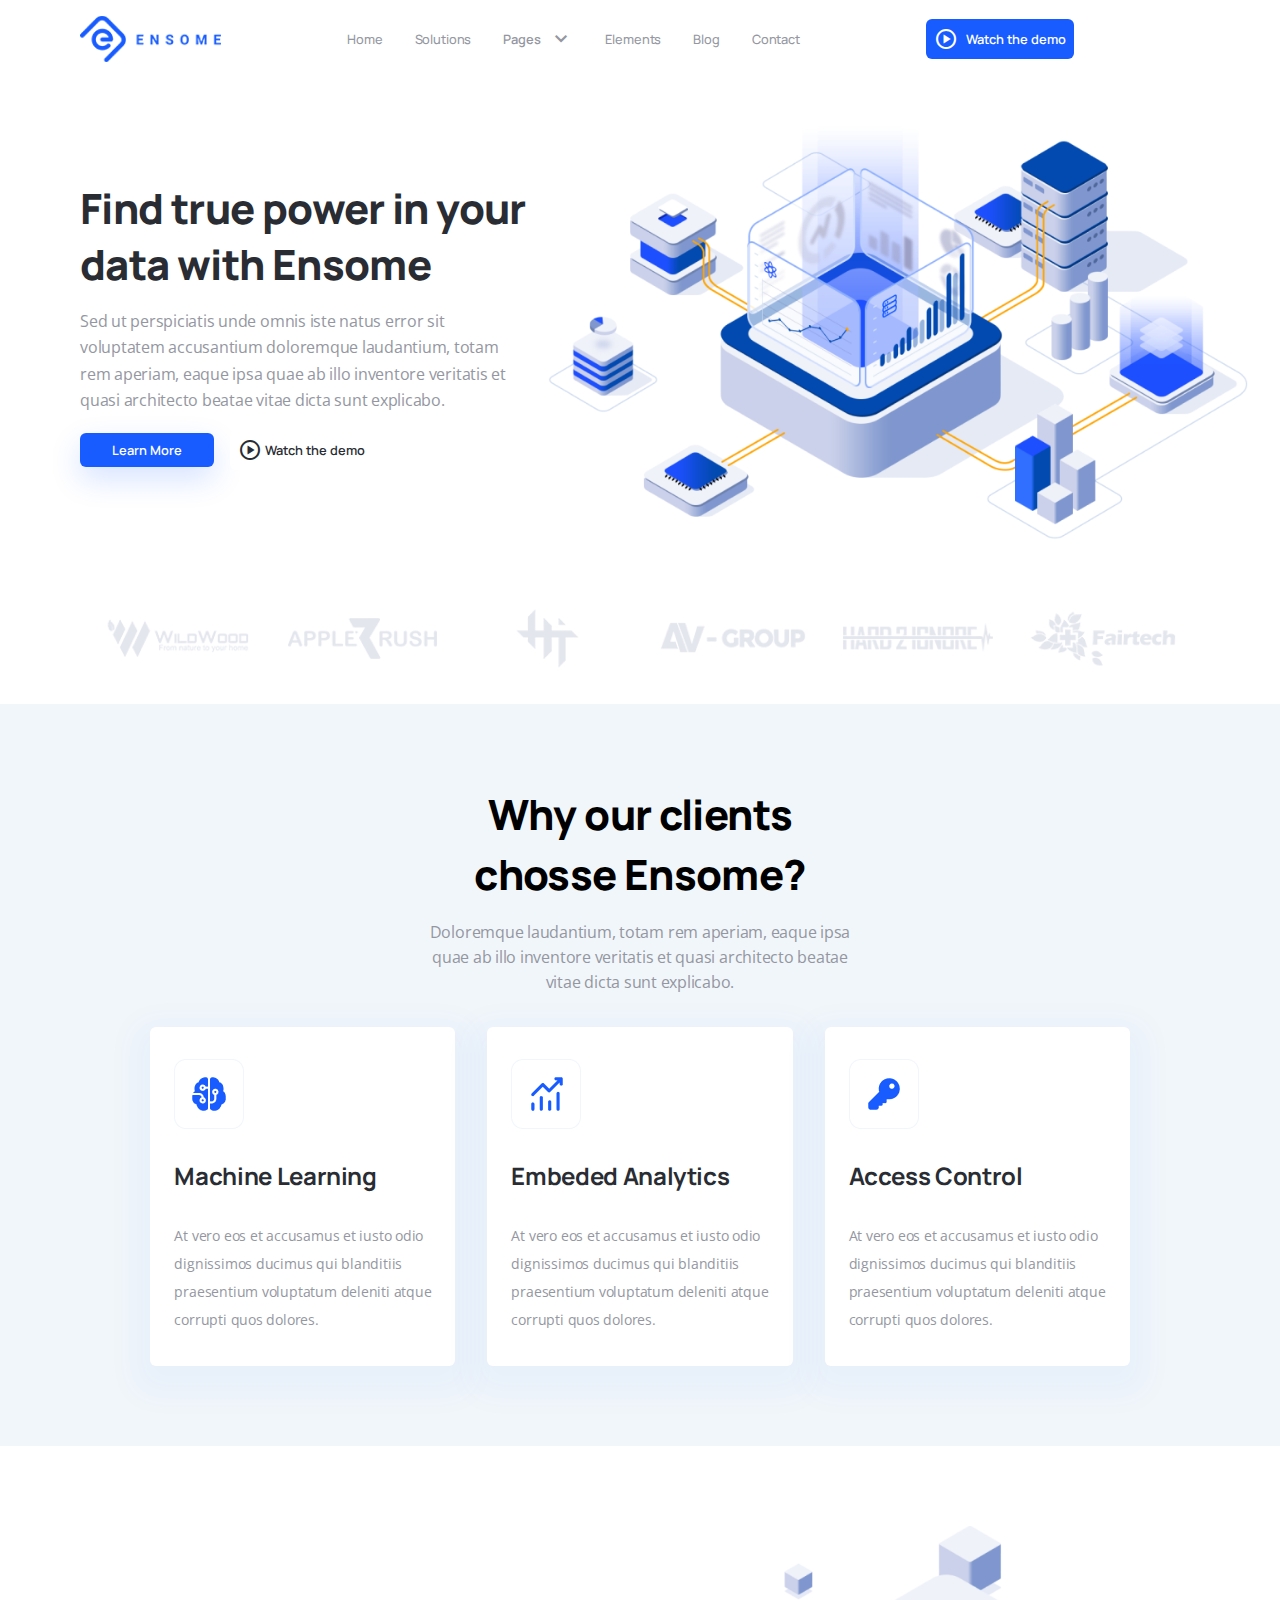
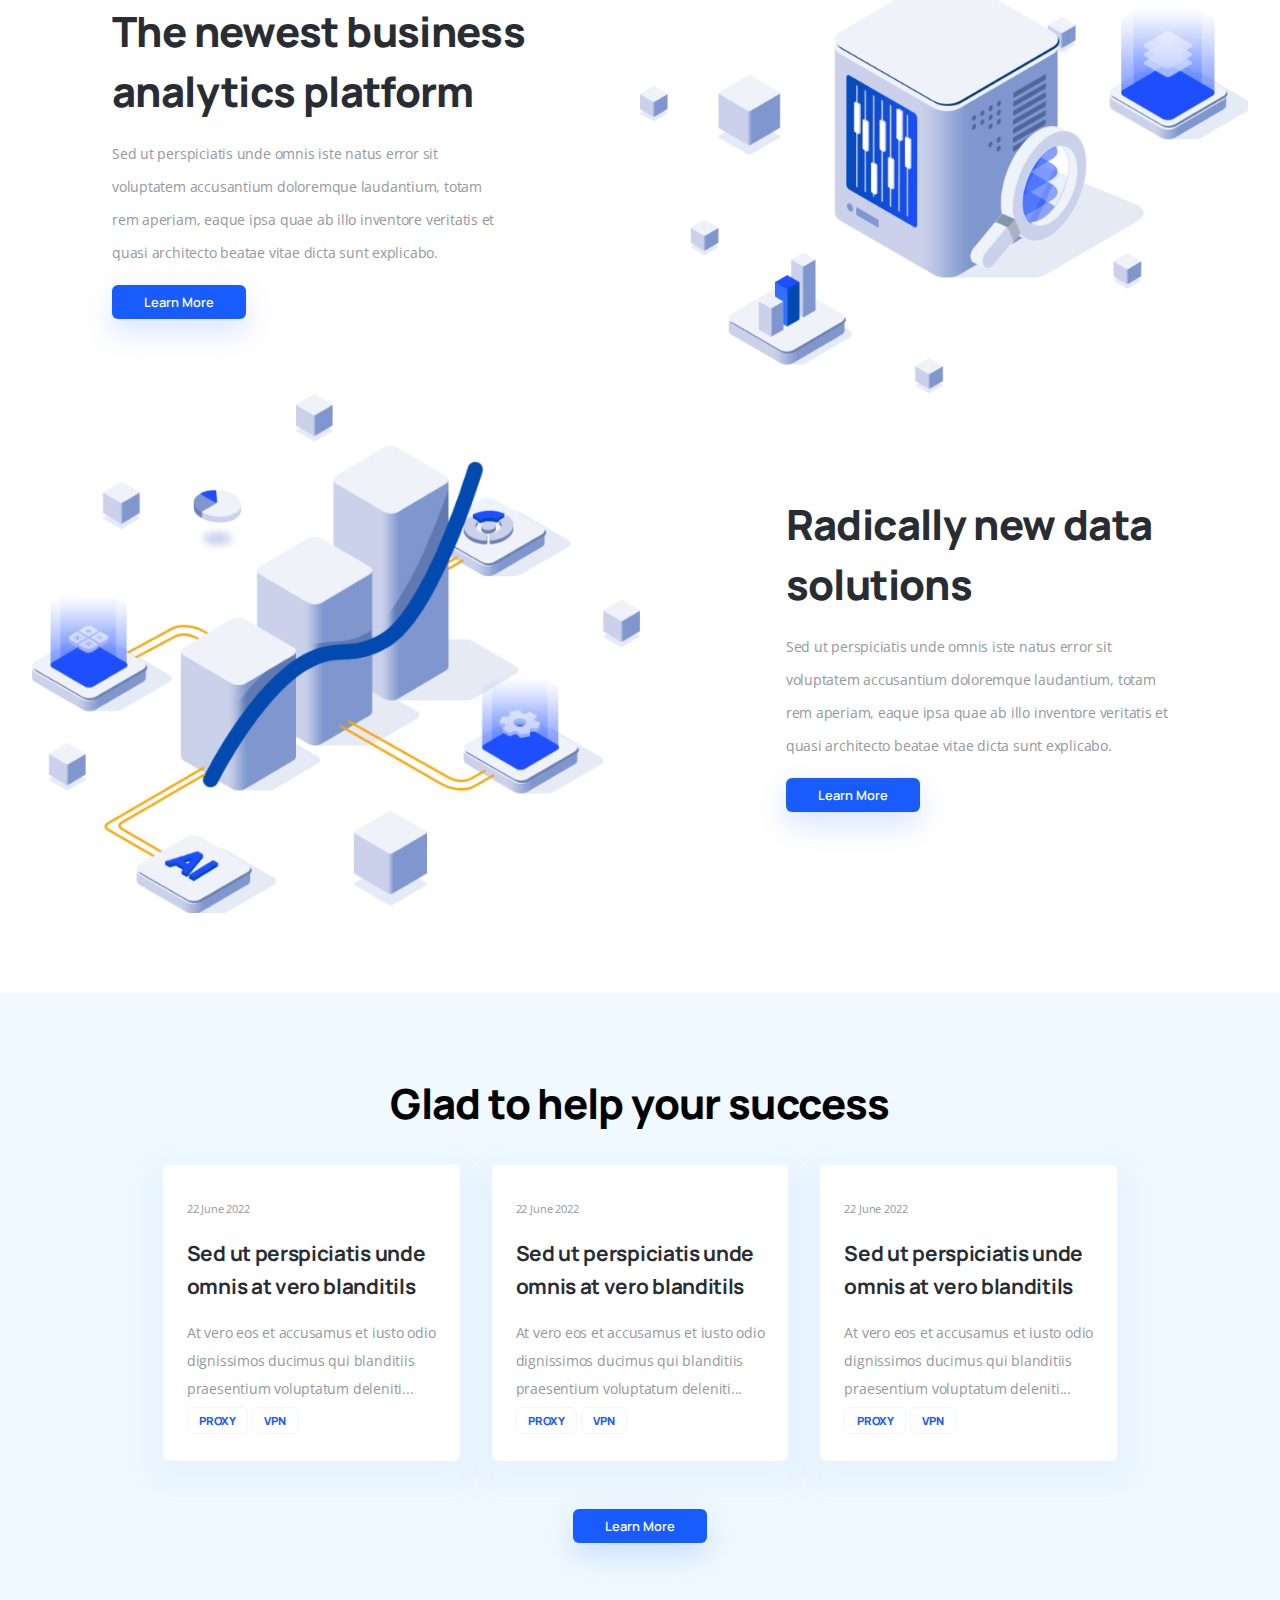
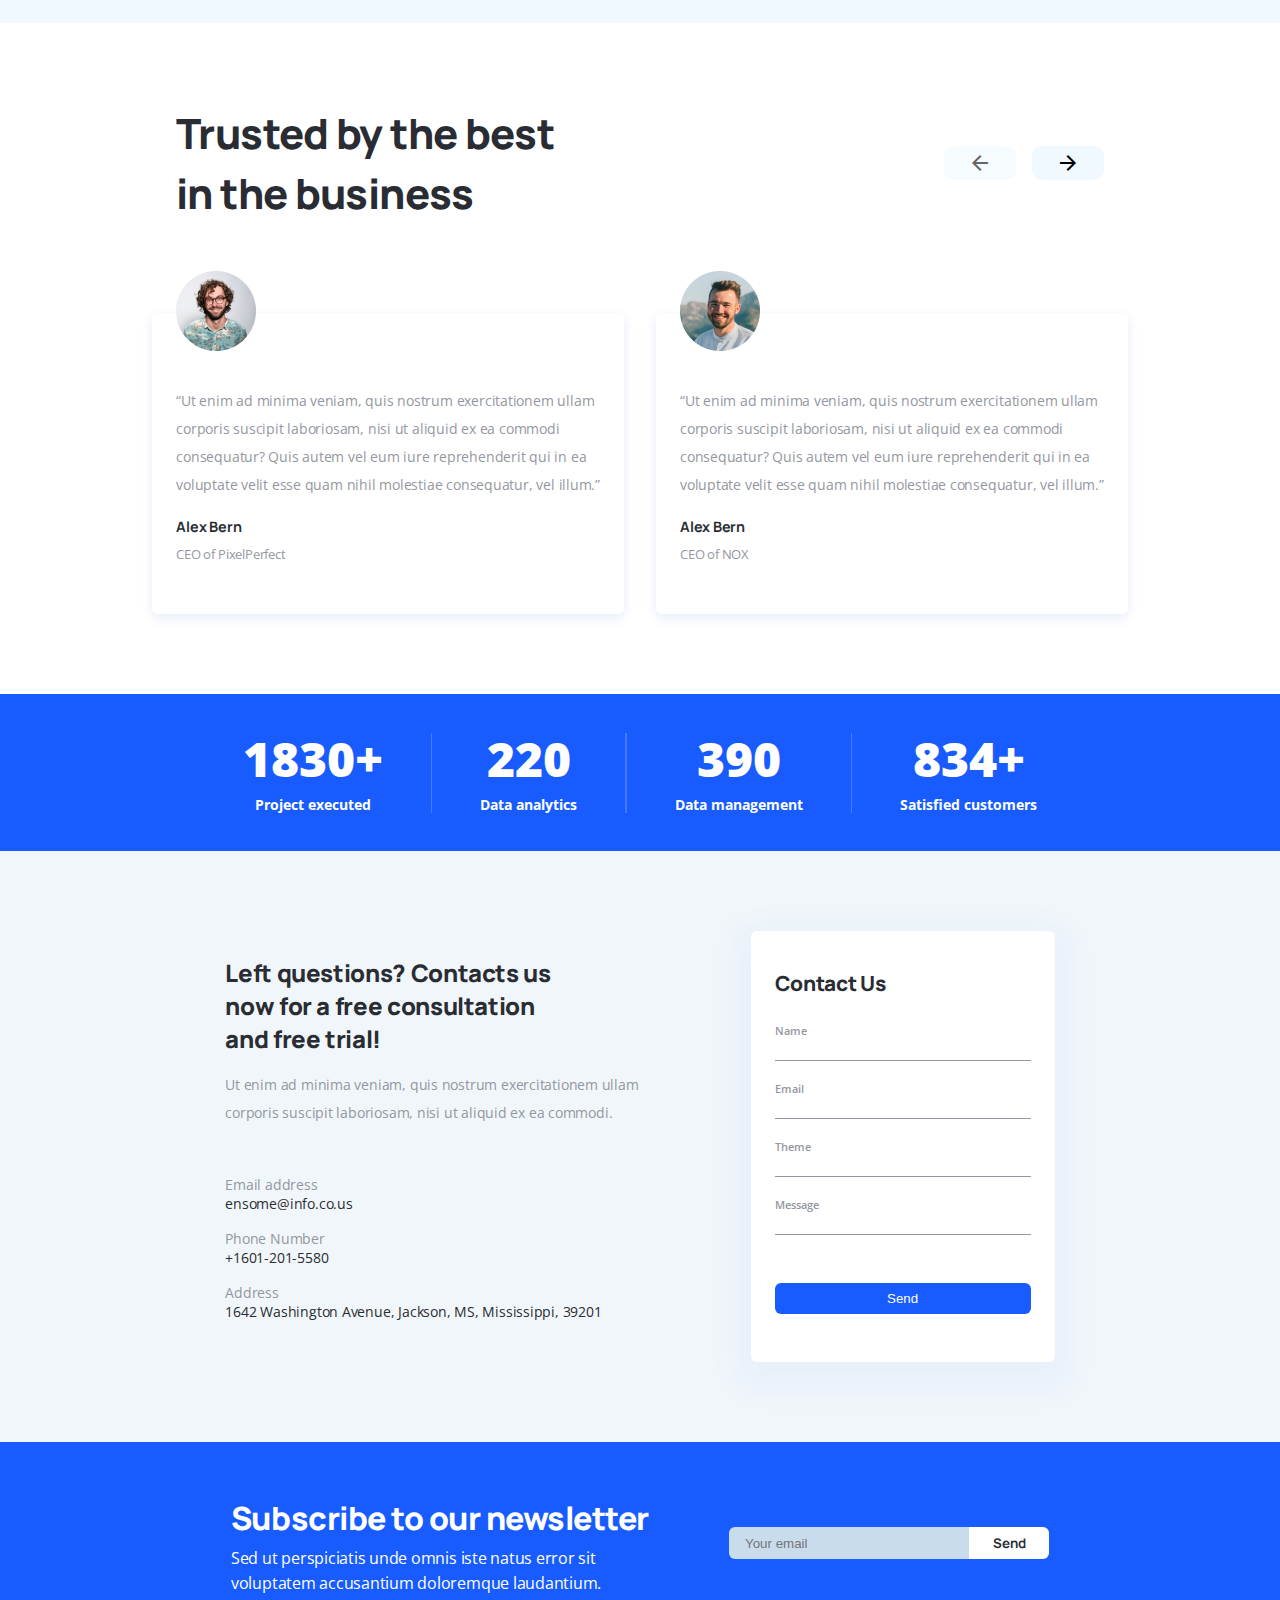
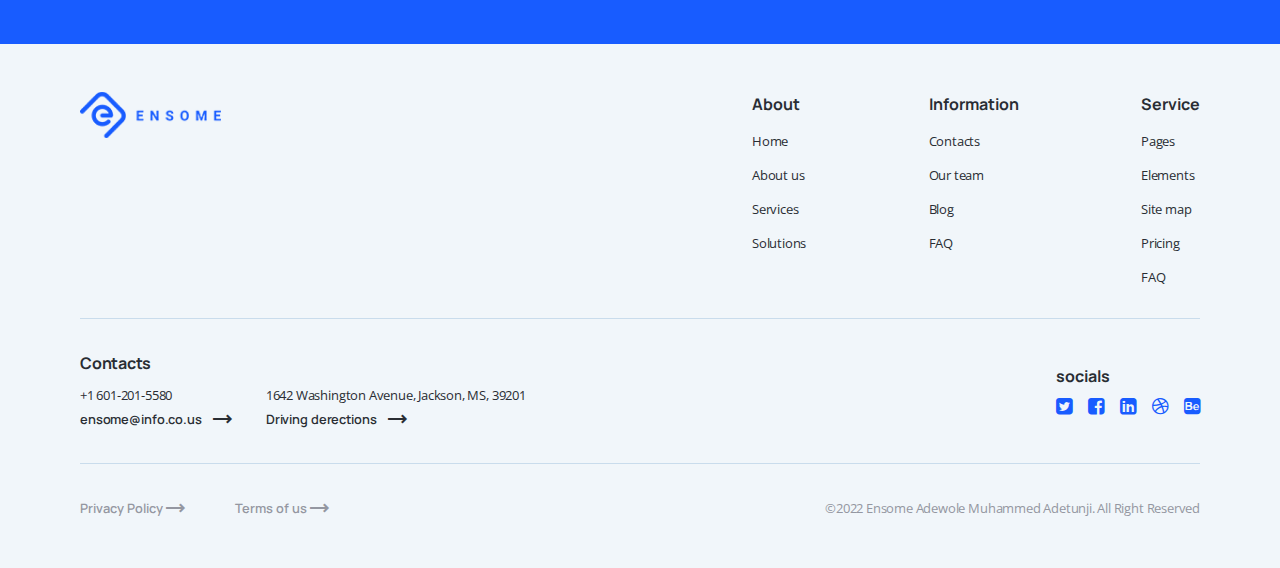
<file: Index.html>
<!DOCTYPE html>
<html lang="en">
<head>
    <meta charset="UTF-8">
    <meta http-equiv="X-UA-Compatible" content="IE=edge">
    <meta name="viewport" content="width=device-width, initial-scale=1.0">
    <title>Ensome</title>
    <link rel="stylesheet" href="app.css">
    <link rel="icon" type="image/x-icon" href="images/Untitled_design__3_-removebg-preview.png">
    <link href="https://fonts.googleapis.com/css2?family=Manrope:wght@200;300;400;500;600;700;800&display=swap" rel="stylesheet">
    <link rel="stylesheet" href="https://fonts.googleapis.com/css2?family=Material+Symbols+Outlined:opsz,wght,FILL,GRAD@48,400,0,0" />
    <link rel="stylesheet" href="https://cdnjs.cloudflare.com/ajax/libs/font-awesome/4.7.0/css/font-awesome.min.css">
</head>
<body>
    <!-- This is the hero section of the home page with nav bar and logo -->
   <div class="hero-section">
        <div class="header">
            <img id="logo1" src="images/logo_blue.png" alt="Ensome Logo">
            <div class="navs">
                <img id="logo2" src="images/Logo (2).png" alt="Ensome">
                <ul>
                    <li><a href="Index.html">Home</a></li>
                    <li><a href="solutions.html">Solutions</a></li>
                    <li><div class="dropdown">
                        <button class="dropbtn">Pages 
                            <i class="material-symbols-outlined">expand_more</i>
                        </button>
                        <div class="dropdown-content">
                          <a href="#">Link 1</a>
                          <a href="#">Link 2</a>
                          <a href="#">Link 3</a>
                        </div>
                    </div>
                    </li> 
                    <li><a href="#elemnts">Elements</a></li>
                    <li><a href="blog.html">Blog</a></li>
                    <li><a href="contacts.html">Contact</a></li>
                </ul>
                <div class="follow">
                    <p>Follow Us</p>
                    <div class="accounts1">
                        <a href="#"><i class="fa fa-twitter-square"></i></a>
                        <a href="#"><i class="	fa fa-facebook-square"></i></a>
                        <a href="#"><i class="fa fa-linkedin-square"></i></a>
                        <a href="#"><i class="fa fa-youtube-play"></i></a>
                        <a href="#"><i class="fa fa-dribbble"></i></a>
                        <a href="#"><i class="fa fa-behance-square"></i></a>
                    </div>
                </div>
            </div>
            <a href="#"><button><i class="material-symbols-outlined">play_circle</i>Watch the demo</button></a>
            <div class="harmburger">
                <i id="menu" class="material-symbols-outlined">menu</i>
                <i id="close" class="material-symbols-outlined">close</i>
            </div>
        </div>

        <div class="head">
            <div class="title">
                <h1 class="head-title">Find true power in your<br /> data with Ensome</h1>
                <p>Sed ut perspiciatis unde omnis iste natus error sit<br /> voluptatem accusantium doloremque laudantium, totam<br /> rem aperiam, eaque ipsa quae ab illo inventore veritatis et<br /> quasi architecto beatae vitae dicta sunt explicabo.</p>
                <div class="btn">
                    <a href="#"><button>Learn More</button></a>
                    <a href="#"><button class="demo"><i class="material-symbols-outlined">play_circle</i>Watch the demo</button></a>
                </div>
            </div>
            <img src="images/001_illustration.png" alt="Illustration">
        </div>
   </div> 

   <!-- This is the second section of the page for clients -->
   <div class="clients">
        <img src="images/logo_1.png" alt="Wild wood">
        <img src="images/logo_2.png" alt="Apple Rush">
        <img src="images/logo_3.png" alt="Wild wood">
        <img src="images/logo_4.png" alt="AV group">
        <img src="images/logo_5.png" alt="Hard to Ignore">
        <img src="images/logo_6.png" alt="Fairtech">
   </div>

   <!-- This is the third section of the page, Advantages section -->
   <div class="advantages-section">
        <h1>Why our clients <br />chosse Ensome?</h1>
        <p>Doloremque laudantium, totam rem aperiam, eaque ipsa<br /> quae ab illo inventore veritatis et quasi architecto beatae<br /> vitae dicta sunt explicabo.</p>
        <div class="advantages-card">
            <div class="card">
                <img src="images/icons.png" alt="Icon">
                <h2>Machine Learning</h2>
                <p>At vero eos et accusamus et iusto odio<br /> dignissimos ducimus qui blanditiis<br /> praesentium voluptatum deleniti atque<br /> corrupti quos dolores.</p>
            </div>

            <div class="card">
                <img src="images/icons (1).png" alt="Icon">
                <h2>Embeded Analytics</h2>
                <p>At vero eos et accusamus et iusto odio<br /> dignissimos ducimus qui blanditiis<br /> praesentium voluptatum deleniti atque<br /> corrupti quos dolores.</p>
            </div>

            <div class="card">
                <img src="images/icons (2).png" alt="Icon">
                <h2>Access Control</h2>
                <p>At vero eos et accusamus et iusto odio<br /> dignissimos ducimus qui blanditiis<br /> praesentium voluptatum deleniti atque<br /> corrupti quos dolores.</p>
            </div>
        </div>
   </div>

<!-- The feature section starts from here -->
   <div class="features-section">
        <div class="block1">
            <div class="description">
                <h1>The newest business<br /> analytics platform</h1>
                <p>Sed ut perspiciatis unde omnis iste natus error sit<br /> voluptatem accusantium doloremque laudantium, totam<br /> rem aperiam, eaque ipsa quae ab illo inventore veritatis et<br /> quasi architecto beatae vitae dicta sunt explicabo.</p>
                <a href="#"><button>Learn More</button></a>
            </div>
            <img src="images/002_illustration.png" alt="Illustration">
        </div>
        <div class="block2">
            <img src="images/003_llustration.png" alt="Illustration">
            <div class="description">
                <h1>Radically new data<br /> solutions</h1>
                <p>Sed ut perspiciatis unde omnis iste natus error sit<br /> voluptatem accusantium doloremque laudantium, totam<br /> rem aperiam, eaque ipsa quae ab illo inventore veritatis et<br /> quasi architecto beatae vitae dicta sunt explicabo.</p>
                <a href="#"><button>Learn More</button></a>
            </div>
        </div>
   </div>

   <!-- This is where the blog section starts from -->
   <div class="blog-section">
        <h1>Glad to help your success</h1>
        <div class="blog-cards">
            <div class="card1">
                <p id="date">22 June 2022</p>
                <h2>Sed ut perspiciatis unde<br /> omnis at vero blanditils</h2>
                <p>At vero eos et accusamus et iusto odio<br /> dignissimos ducimus qui blanditiis<br /> praesentium voluptatum deleniti... </p>
                <span>PROXY</span> <span>VPN</span>
            </div>

            <div class="card2">
                <p id="date">22 June 2022</p>
                <h2>Sed ut perspiciatis unde<br /> omnis at vero blanditils</h2>
                <p>At vero eos et accusamus et iusto odio<br /> dignissimos ducimus qui blanditiis<br /> praesentium voluptatum deleniti... </p>
                <span>PROXY</span> <span>VPN</span>
            </div>

            <div class="card3">
                <p id="date">22 June 2022</p>
                <h2>Sed ut perspiciatis unde<br /> omnis at vero blanditils</h2>
                <p>At vero eos et accusamus et iusto odio<br /> dignissimos ducimus qui blanditiis<br /> praesentium voluptatum deleniti... </p>
                <span>PROXY</span> <span>VPN</span>
            </div>
        </div>
        <div class="learn-more"><a href="#"><button>Learn More</button></a></div>
   </div>

<!-- This is the review section part -->
   <div class="review-section">
        <div class="title-direction">
            <h1>Trusted by the best<br /> in the business</h1>
            <div class="direction">
                <i class="material-symbols-outlined" id="back">arrow_back</i>
                <i class="material-symbols-outlined">arrow_forward</i>
            </div>
        </div>
        <div class="reviews-cards">
            <fieldset>
                <legend><img src="images/001_img_person_1.png" alt=""></legend>
                <p>“Ut enim ad minima veniam, quis nostrum exercitationem ullam<br /> corporis suscipit laboriosam, nisi ut aliquid ex ea commodi<br /> consequatur? Quis autem vel eum iure reprehenderit qui in ea<br /> voluptate velit esse quam nihil molestiae consequatur, vel illum.” </p>
                <p id="name">Alex Bern</p>
                <p class="position">CEO of PixelPerfect</p>
            </fieldset>

            <fieldset>
                <legend><img src="images/002_img_person_2.png" alt=""></legend>
                <p>“Ut enim ad minima veniam, quis nostrum exercitationem ullam<br /> corporis suscipit laboriosam, nisi ut aliquid ex ea commodi<br /> consequatur? Quis autem vel eum iure reprehenderit qui in ea<br /> voluptate velit esse quam nihil molestiae consequatur, vel illum.” </p>
                <p id="name">Alex Bern</p>
                <p class="position">CEO of NOX</p>
            </fieldset>
        </div>
   </div>

   <!-- This is the overview section part -->
   <div class="overview-section">
        <div class="project">
            <h1>1830+</h1>
            <p>Project executed</p>
        </div>
        <div class="separator"></div>
        <div class="project">
            <h1>220</h1>
            <p>Data analytics</p>
        </div>
        <div class="separator"></div>
        <div class="project">
            <h1>390</h1>
            <p>Data management</p>
        </div>
        <div class="separator"></div>
        <div class="project" id="pr1">
            <h1>834+</h1>
            <p>Satisfied customers</p>
        </div>
   </div>

   <!-- This is the contact us section -->
   <div class="contact-us-section">
        <div class="box1">
            <h2>Left questions? Contacts us<br /> now for a free consultation<br /> and free trial!</h2>
            <p>Ut enim ad minima veniam, quis nostrum exercitationem ullam<br /> corporis suscipit laboriosam, nisi ut aliquid ex ea commodi.</p>
            <div class="contact">
                <p>Email address</p>
                <p class="info">ensome@info.co.us</p>
                <p>Phone Number</p>
                <p class="info">+1601-201-5580</p>
                <p>Address</p>
                <p class="info">1642 Washington Avenue, Jackson, MS, Mississippi, 39201</p>
            </div>
        </div>
        <div class="form">
            <p>Contact Us</p>
            <form action="contact us" onsubmit="sendEmail(); reset(); return false;">
                <label for="name">Name</label><br />
                <input type="text" name="name" id="name" required><br />
                <label for="email">Email</label><br />
                <input type="email" name="email" id="email" required><br />
                <label for="theme">Theme</label><br />
                <input type="text" name="theme" id="theme" required><br />
                <label for="message">Message</label><br />
                <input type="text" name="message" id="message" required>
                <input type="submit" value="Send">
            </form>
            <!-- <input type="submit" value="Send"> -->
        </div>
   </div>

   <!-- This is the section to subcribe for news letter -->
   <div class="subscribe-section">
        <div class="news">
            <h2>Subscribe to our newsletter</h2>
            <p>Sed ut perspiciatis unde omnis iste natus error sit<br /> voluptatem accusantium doloremque laudantium.</p>
        </div>
        <div class="text-field">
            <input type="email" name="email" id="news-email" placeholder="Your email">
            <input type="submit" value="Send">
        </div>
   </div>

   <!-- This is where the footer section start from -->
   <div class="footer">
        <div class="first-section">
            <img src="images/logo_blue.png" alt="Ensome">
            <div class="links">
                <div class="about">
                    <p>About</p>
                    <a href="Index.html">Home</a>
                    <a href="About-us.html">About us</a>
                    <a href="services.html">Services</a>
                    <a href="solutions.html">Solutions</a>
                </div>

                <div class="about">
                    <p>Information</p>
                    <a href="contacts.html">Contacts</a>
                    <a href="team.html">Our team</a>
                    <a href="blog.html">Blog</a>
                    <a href="FAQ.HTML">FAQ</a>
                </div>

                <div class="about">
                    <p>Service</p>
                    <a href="#">Pages</a>
                    <a href="#">Elements</a>
                    <a href="contacts.html">Site map</a>
                    <a href="#">Pricing</a>
                    <a href="FAQ.HTML">FAQ</a>
                </div>
            </div>
        </div>
        <div class="second-section">
            <div class="contact-info">
                <div class="phone-email">
                    <p class="p-head">Contacts</p>
                    <p>+1 601-201-5580</p>
                    <p><a href="#">ensome@info.co.us<i class="material-symbols-outlined">trending_flat</i></a></p>
                </div>
                <div class="address-direction">
                    <p>1642 Washington Avenue, Jackson, MS, 39201</p>
                    <p><a href="contacts.html">Driving derections<i class="material-symbols-outlined">trending_flat</i></a></p>
                </div>
            </div>

            <div class="socials">
                <p>socials</p>
                <div class="accounts">
                    <a href="#"><i class="fa fa-twitter-square"></i></a>
                    <a href="#"><i class="	fa fa-facebook-square"></i></a>
                    <a href="#"><i class="fa fa-linkedin-square"></i></a>
                    <a href="#"><i class="fa fa-dribbble"></i></a>
                    <a href="#"><i class="fa fa-behance-square"></i></a>
                </div>
            </div>
        </div>
        <div class="third-section">
            <div class="privacy-terms">
                <a href="#">Privacy Policy <i class="material-symbols-outlined">trending_flat</i></a>
                <a href="#">Terms of us <i class="material-symbols-outlined">trending_flat</i></a>
            </div>
            <p>&copy;2022 Ensome Adewole Muhammed Adetunji. All Right Reserved</p>
        </div>
   </div>

   <script src="App.js"></script>
   <script src="https://smtpjs.com/v3/smtp.js"></script>
</body>
</html>
</file>
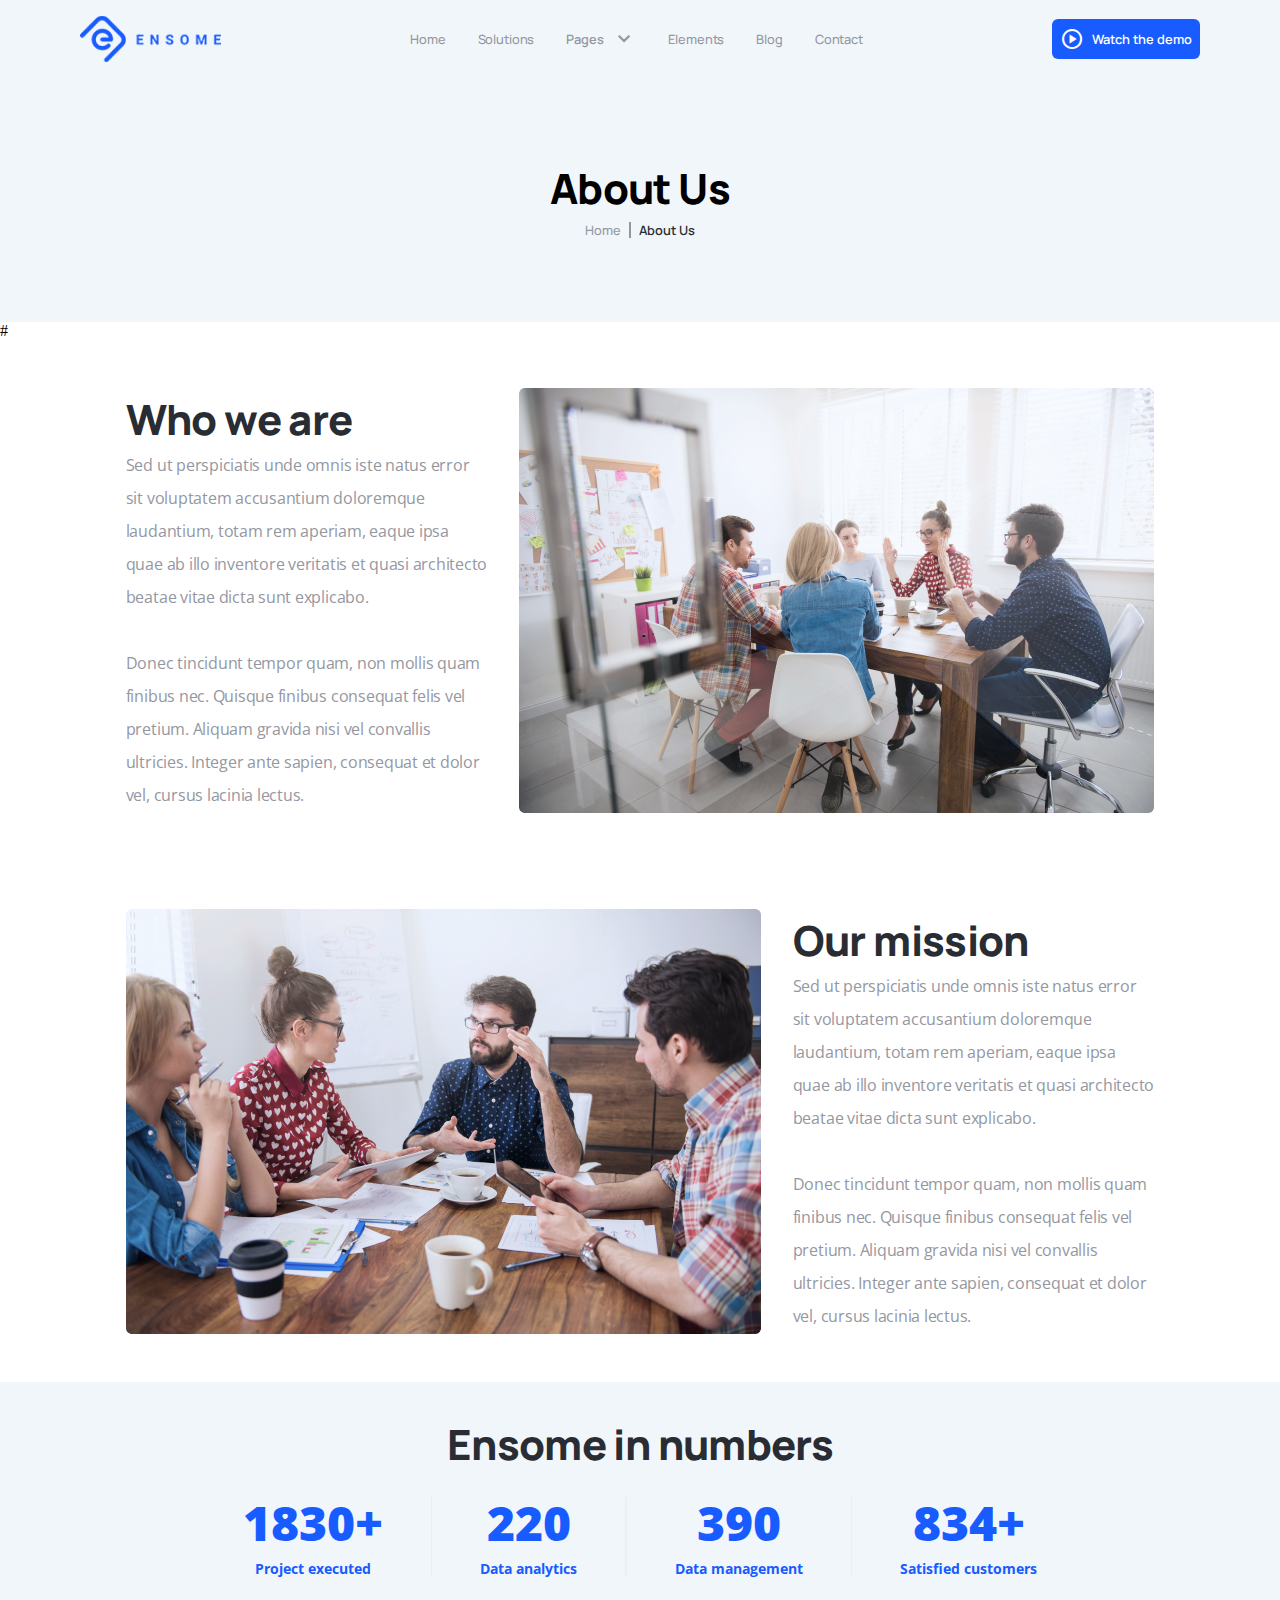
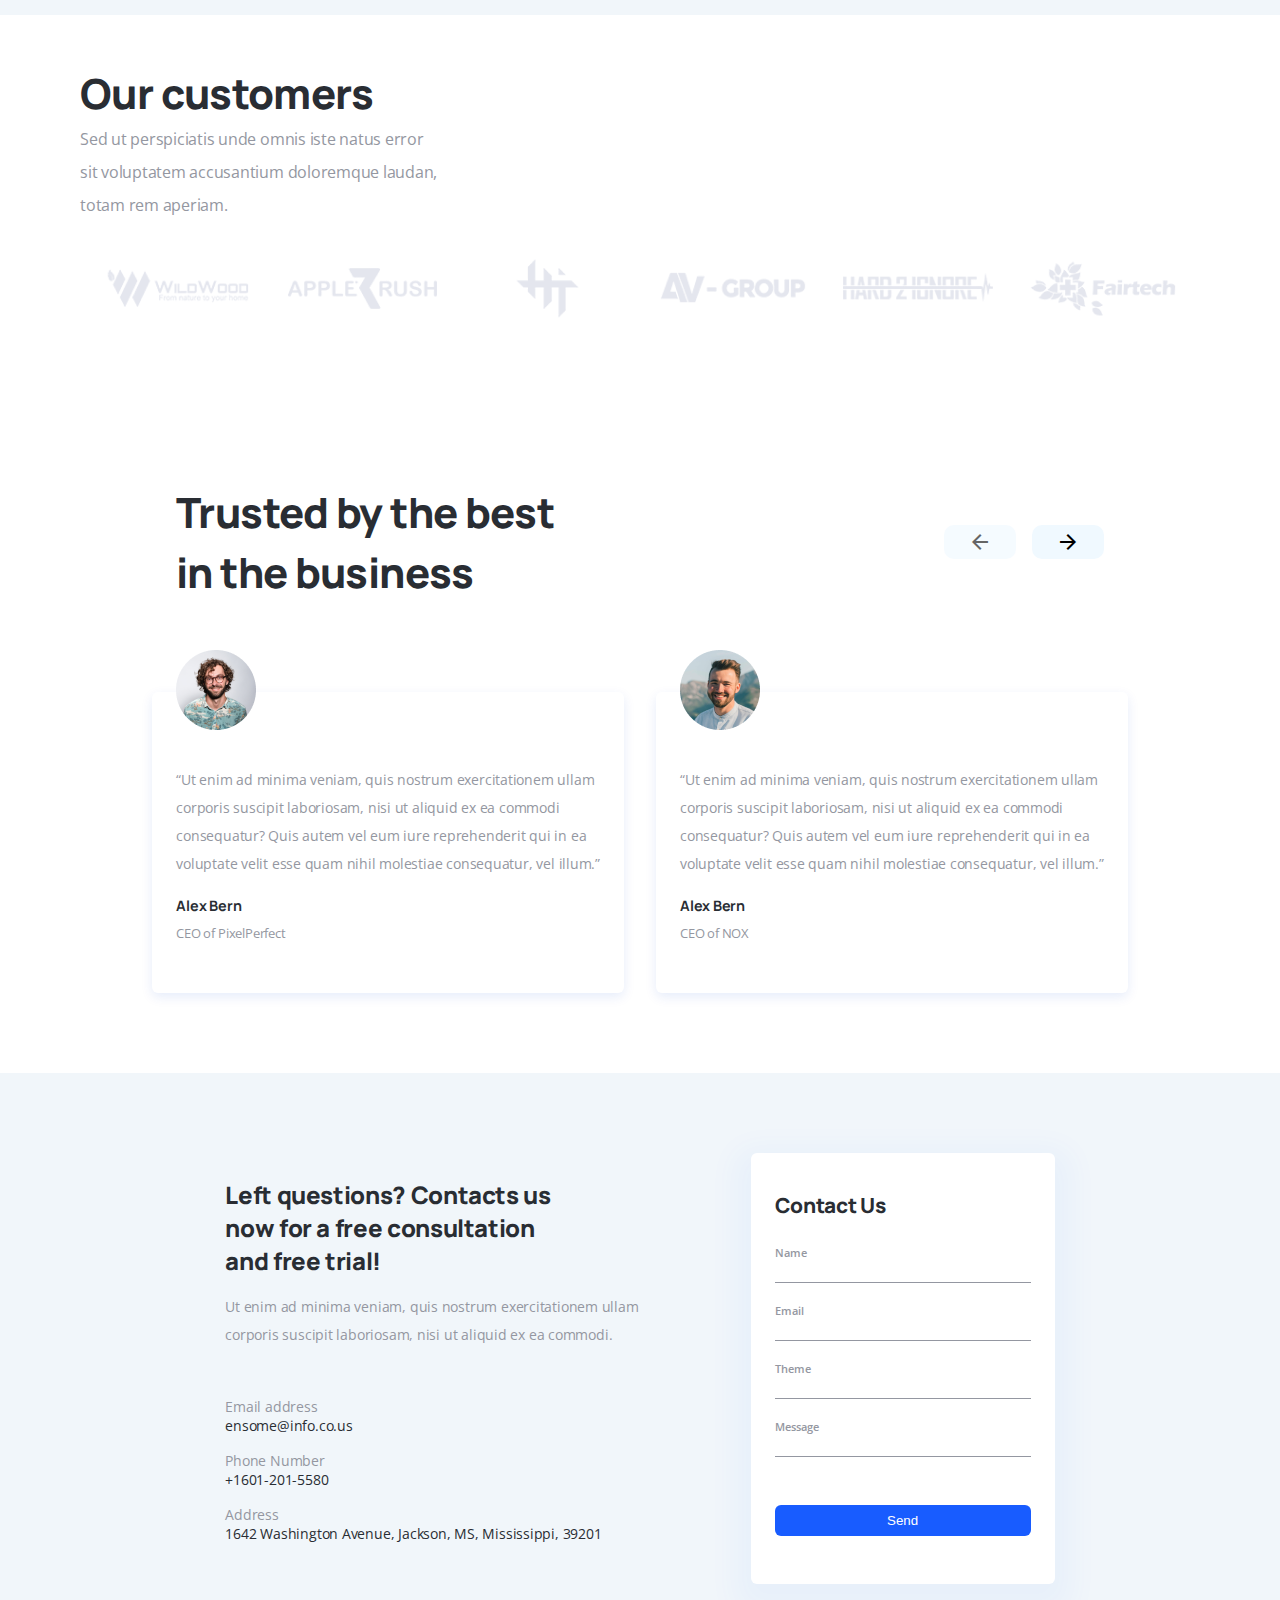
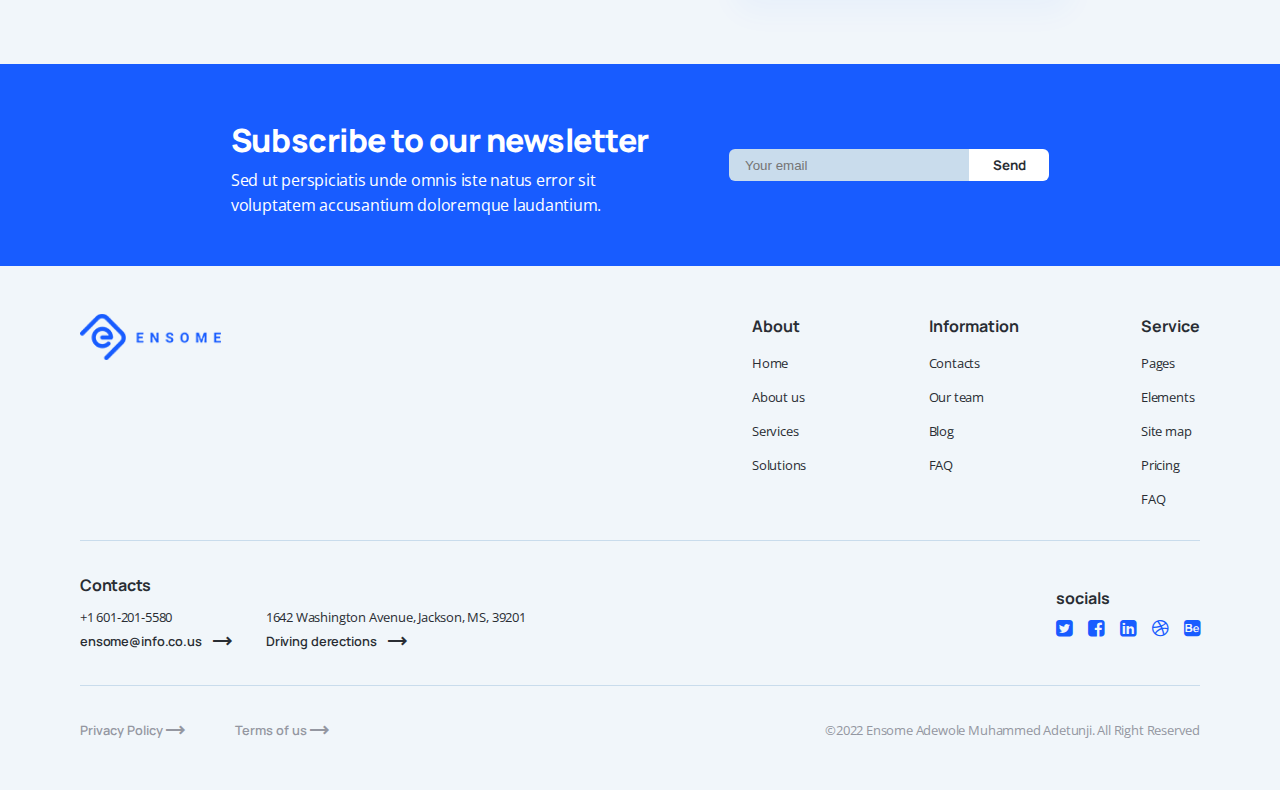
<file: About-us.html>
<!DOCTYPE html>
<html lang="en">
<head>
    <meta charset="UTF-8">
    <meta http-equiv="X-UA-Compatible" content="IE=edge">
    <meta name="viewport" content="width=device-width, initial-scale=1.0">
    <title>Ensome</title>
    <link href="https://fonts.googleapis.com/css2?family=Manrope:wght@200;300;400;500;600;700;800&display=swap" rel="stylesheet">
    <link rel="stylesheet" href="https://fonts.googleapis.com/css2?family=Material+Symbols+Outlined:opsz,wght,FILL,GRAD@48,400,0,0" />
    <link rel="stylesheet" href="https://cdnjs.cloudflare.com/ajax/libs/font-awesome/4.7.0/css/font-awesome.min.css">
    <link rel="stylesheet" href="About-us.css">
    <link rel="icon" type="image/x-icon" href="images/Untitled_design__3_-removebg-preview.png">
</head>
<body>

    <!-- This is where the hero section starts from with the header and head -->
    <div class="hero-section">
        <div class="header">
            <img id="logo1" src="images/logo_blue.png" alt="Ensome Logo">
            <div class="navs">
                <img id="logo2" src="images/Logo (2).png" alt="Ensome">
                <ul>
                    <li><a href="Index.html">Home</a></li>
                    <li><a href="solutions.html">Solutions</a></li>
                    <li><div class="dropdown">
                        <button class="dropbtn">Pages 
                            <i class="material-symbols-outlined">expand_more</i>
                        </button>
                        <div class="dropdown-content">
                          <a href="#">Link 1</a>
                          <a href="#">Link 2</a>
                          <a href="#">Link 3</a>
                        </div>
                    </div>
                    </li> 
                    <li><a href="#elemnts">Elements</a></li>
                    <li><a href="blog.html">Blog</a></li>
                    <li><a href="contacts.html">Contact</a></li>
                </ul>
                <div class="follow">
                    <p>Follow Us</p>
                    <div class="accounts1">
                        <a href="#"><i class="fa fa-twitter-square"></i></a>
                        <a href="#"><i class="	fa fa-facebook-square"></i></a>
                        <a href="#"><i class="fa fa-linkedin-square"></i></a>
                        <a href="#"><i class="fa fa-youtube-play"></i></a>
                        <a href="#"><i class="fa fa-dribbble"></i></a>
                        <a href="#"><i class="fa fa-behance-square"></i></a>
                    </div>
                </div>
            </div>
            <a href="#"><button><i class="material-symbols-outlined">play_circle</i>Watch the demo</button></a>
            <div class="harmburger">
                <i id="menu" class="material-symbols-outlined">menu</i>
                <i id="close" class="material-symbols-outlined">close</i>
            </div>
        </div>

        <div class="head">
            <div class="title">
                <h1>About Us</h1>
            </div>
            <div class="segment">
                <p class="home">Home</p>
                <div class="line"></div>
                <p>About Us</p>
            </div>
        </div>
   </div>
   
   <!-- This is the who we are section -->#
   <div class="who-we-are-section">
        <div class="description">
            <h1>Who we are</h1>
            <p>Sed ut perspiciatis unde omnis iste natus error<br /> sit voluptatem accusantium doloremque<br /> laudantium, totam rem aperiam, eaque ipsa<br /> quae ab illo inventore veritatis et quasi architecto<br /> beatae vitae dicta sunt explicabo.<br /><br />
                Donec tincidunt tempor quam, non mollis quam<br /> finibus nec. Quisque finibus consequat felis vel<br /> pretium. Aliquam gravida nisi vel convallis<br /> ultricies. Integer ante sapien, consequat et dolor<br /> vel, cursus lacinia lectus.</p>
        </div>
        <img src="images/img_10.png" alt="Team">
   </div>

   <!-- This is the our mission section -->
   <div class="our-mission-section">
        <img src="images/img_11.png" alt="Team">
        <div class="description">
            <h1>Our mission</h1>
            <p>Sed ut perspiciatis unde omnis iste natus error<br /> sit voluptatem accusantium doloremque<br /> laudantium, totam rem aperiam, eaque ipsa<br /> quae ab illo inventore veritatis et quasi architecto<br /> beatae vitae dicta sunt explicabo.<br /><br />
                Donec tincidunt tempor quam, non mollis quam<br /> finibus nec. Quisque finibus consequat felis vel<br /> pretium. Aliquam gravida nisi vel convallis<br /> ultricies. Integer ante sapien, consequat et dolor<br /> vel, cursus lacinia lectus.</p>
        </div>
    </div>

    <!-- This is the compamies overview section -->
    <div class="overview-section">
        <h1>Ensome in numbers</h1>
        <div class="numbers">
            <div class="project">
                <h1>1830+</h1>
                <p>Project executed</p>
            </div>
            <div class="separator"></div>
            <div class="project">
                <h1>220</h1>
                <p>Data analytics</p>
            </div>
            <div class="separator"></div>
            <div class="project">
                <h1>390</h1>
                <p>Data management</p>
            </div>
            <div class="separator"></div>
            <div class="project" id="pr1">
                <h1>834+</h1>
                <p>Satisfied customers</p>
            </div>
        </div>
    </div>

    <!-- Our customers section starts from here -->
    <div class="our-customer">
        <h1>Our customers</h1>
        <p>Sed ut perspiciatis unde omnis iste natus error<br /> sit voluptatem accusantium doloremque laudan,<br /> totam rem aperiam.</p>
        <div class="clients">
            <img src="images/logo_1.png" alt="Wild wood">
            <img src="images/logo_2.png" alt="Apple Rush">
            <img src="images/logo_3.png" alt="Wild wood">
            <img src="images/logo_4.png" alt="AV group">
            <img src="images/logo_5.png" alt="Hard to Ignore">
            <img src="images/logo_6.png" alt="Fairtech">
       </div>
    </div>

    <!-- This is the review section part -->
   <div class="review-section">
    <div class="title-direction">
        <h1>Trusted by the best<br /> in the business</h1>
        <div class="direction">
            <i class="material-symbols-outlined" id="back">arrow_back</i>
            <i class="material-symbols-outlined">arrow_forward</i>
        </div>
    </div>
    <div class="reviews-cards">
        <fieldset>
            <legend><img src="images/001_img_person_1.png" alt=""></legend>
            <p>“Ut enim ad minima veniam, quis nostrum exercitationem ullam<br /> corporis suscipit laboriosam, nisi ut aliquid ex ea commodi<br /> consequatur? Quis autem vel eum iure reprehenderit qui in ea<br /> voluptate velit esse quam nihil molestiae consequatur, vel illum.” </p>
            <p id="name">Alex Bern</p>
            <p class="position">CEO of PixelPerfect</p>
        </fieldset>

        <fieldset>
            <legend><img src="images/002_img_person_2.png" alt=""></legend>
            <p>“Ut enim ad minima veniam, quis nostrum exercitationem ullam<br /> corporis suscipit laboriosam, nisi ut aliquid ex ea commodi<br /> consequatur? Quis autem vel eum iure reprehenderit qui in ea<br /> voluptate velit esse quam nihil molestiae consequatur, vel illum.” </p>
            <p id="name">Alex Bern</p>
            <p class="position">CEO of NOX</p>
        </fieldset>
    </div>
</div>

   <!-- This is the contact us section -->
<div class="contact-us-section">
    <div class="box1">
        <h2>Left questions? Contacts us<br /> now for a free consultation<br /> and free trial!</h2>
        <p>Ut enim ad minima veniam, quis nostrum exercitationem ullam<br /> corporis suscipit laboriosam, nisi ut aliquid ex ea commodi.</p>
        <div class="contact">
            <p>Email address</p>
            <p class="info">ensome@info.co.us</p>
            <p>Phone Number</p>
            <p class="info">+1601-201-5580</p>
            <p>Address</p>
            <p class="info">1642 Washington Avenue, Jackson, MS, Mississippi, 39201</p>
        </div>
    </div>
    <div class="form">
        <p>Contact Us</p>
        <form action="contact us" onsubmit="sendEmail(); reset(); return false;">
            <label for="name">Name</label><br />
            <input type="text" name="name" id="name" required><br />
            <label for="email">Email</label><br />
            <input type="email" name="email" id="email" required><br />
            <label for="theme">Theme</label><br />
            <input type="text" name="theme" id="theme" required><br />
            <label for="message">Message</label><br />
            <input type="text" name="message" id="message" required>
            <input type="submit" value="Send">
        </form>
        <!-- <input type="submit" value="Send"> -->
    </div>
</div>

<!-- This is the section to subcribe for news letter -->
<div class="subscribe-section">
    <div class="news">
        <h2>Subscribe to our newsletter</h2>
        <p>Sed ut perspiciatis unde omnis iste natus error sit<br /> voluptatem accusantium doloremque laudantium.</p>
    </div>
    <div class="text-field">
        <input type="email" name="email" id="news-email" placeholder="Your email">
        <input type="submit" value="Send">
    </div>
</div>

<!-- This is where the footer section start from -->
<div class="footer">
    <div class="first-section">
        <img src="images/logo_blue.png" alt="Ensome">
        <div class="links">
            <div class="about">
                <p>About</p>
                <a href="Index.html">Home</a>
                <a href="About-us.html">About us</a>
                <a href="services.html">Services</a>
                <a href="solutions.html">Solutions</a>
            </div>

            <div class="about">
                <p>Information</p>
                <a href="contacts.html">Contacts</a>
                <a href="team.html">Our team</a>
                <a href="blog.html">Blog</a>
                <a href="FAQ.HTML">FAQ</a>
            </div>

            <div class="about">
                <p>Service</p>
                <a href="#">Pages</a>
                <a href="#">Elements</a>
                <a href="contacts.html">Site map</a>
                <a href="#">Pricing</a>
                <a href="FAQ.HTML">FAQ</a>
            </div>
        </div>
    </div>
    <div class="second-section">
        <div class="contact-info">
            <div class="phone-email">
                <p class="p-head">Contacts</p>
                <p>+1 601-201-5580</p>
                <p><a href="#">ensome@info.co.us<i class="material-symbols-outlined">trending_flat</i></a></p>
            </div>
            <div class="address-direction">
                <p>1642 Washington Avenue, Jackson, MS, 39201</p>
                <p><a href="contacts.html">Driving derections<i class="material-symbols-outlined">trending_flat</i></a></p>
            </div>
        </div>

        <div class="socials">
            <p>socials</p>
            <div class="accounts">
                <a href="#"><i class="fa fa-twitter-square"></i></a>
                <a href="#"><i class="	fa fa-facebook-square"></i></a>
                <a href="#"><i class="fa fa-linkedin-square"></i></a>
                <a href="#"><i class="fa fa-dribbble"></i></a>
                <a href="#"><i class="fa fa-behance-square"></i></a>
            </div>
        </div>
    </div>
    <div class="third-section">
        <div class="privacy-terms">
            <a href="#">Privacy Policy <i class="material-symbols-outlined">trending_flat</i></a>
            <a href="#">Terms of us <i class="material-symbols-outlined">trending_flat</i></a>
        </div>
        <p>&copy;2022 Ensome Adewole Muhammed Adetunji. All Right Reserved</p>
    </div>
</div>

   <script src="App.js"></script>
   <script src="https://smtpjs.com/v3/smtp.js"></script>
</body>
</html>
</file>
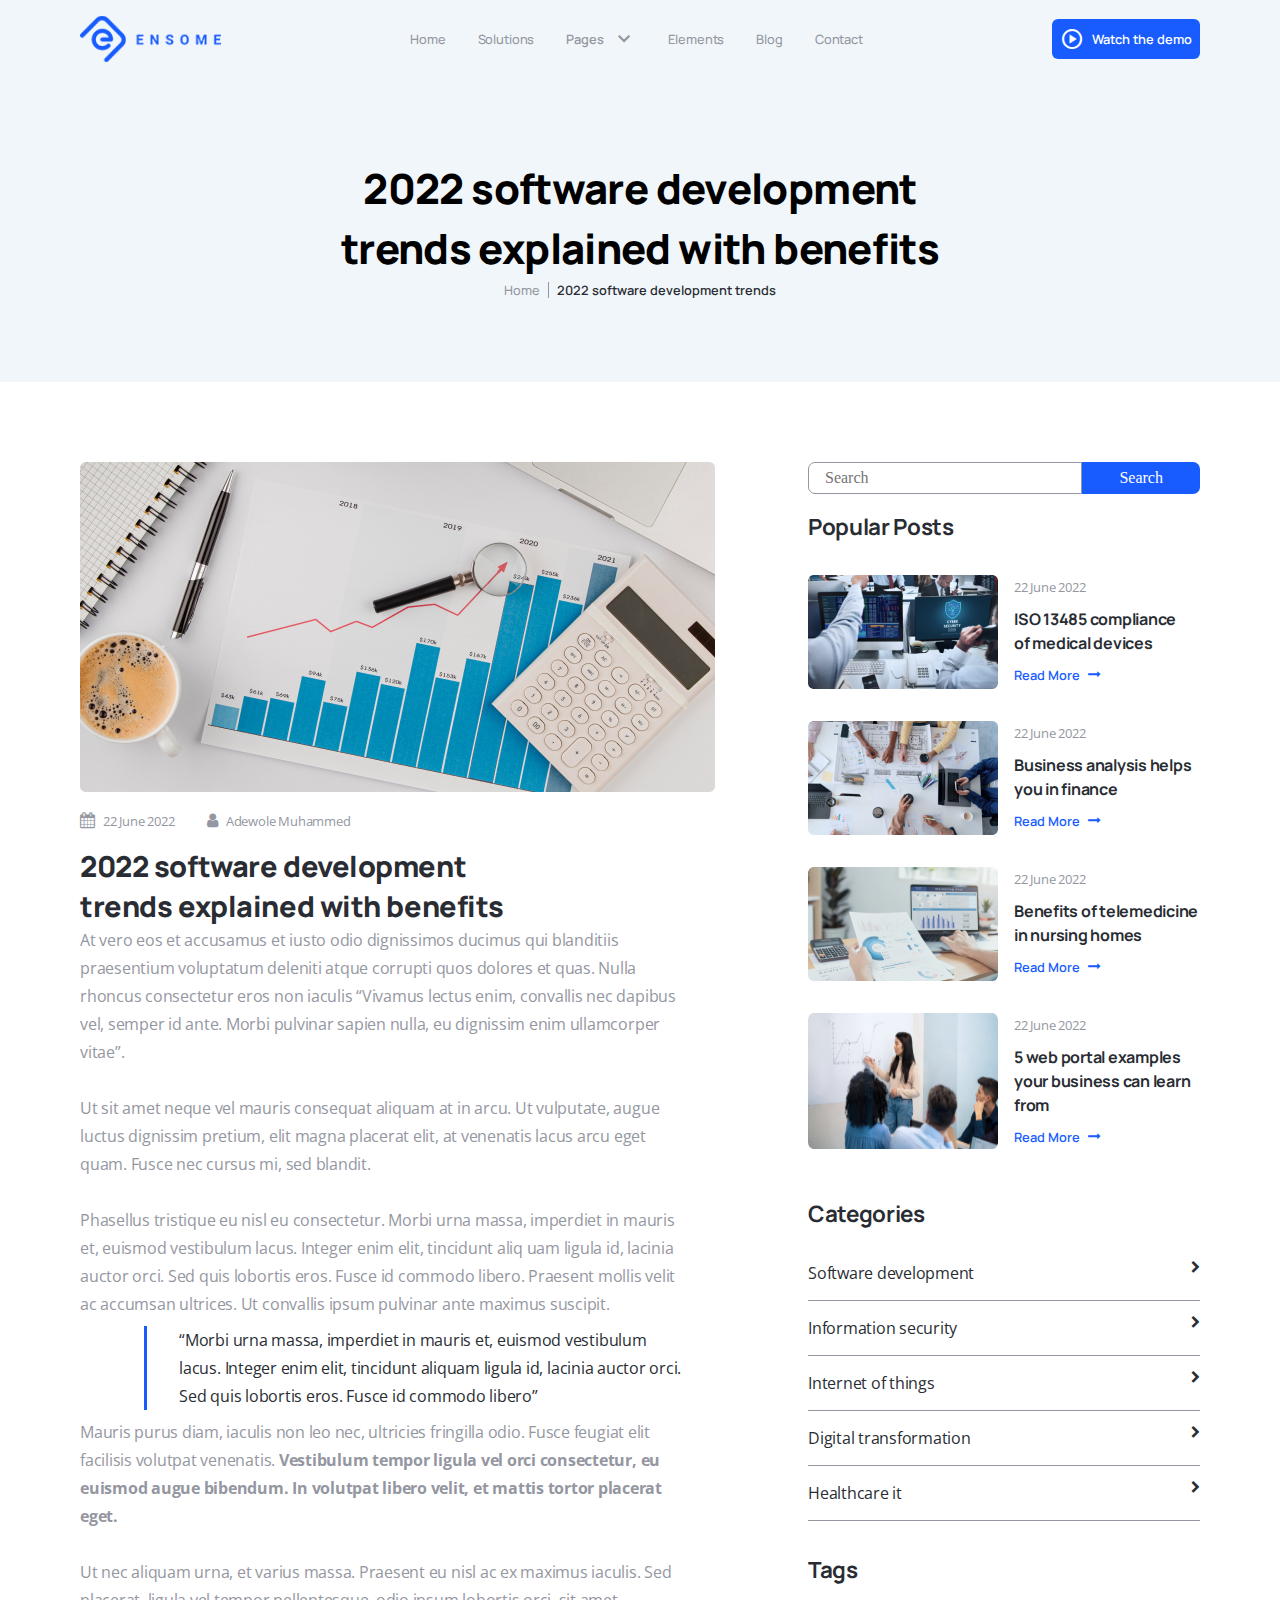
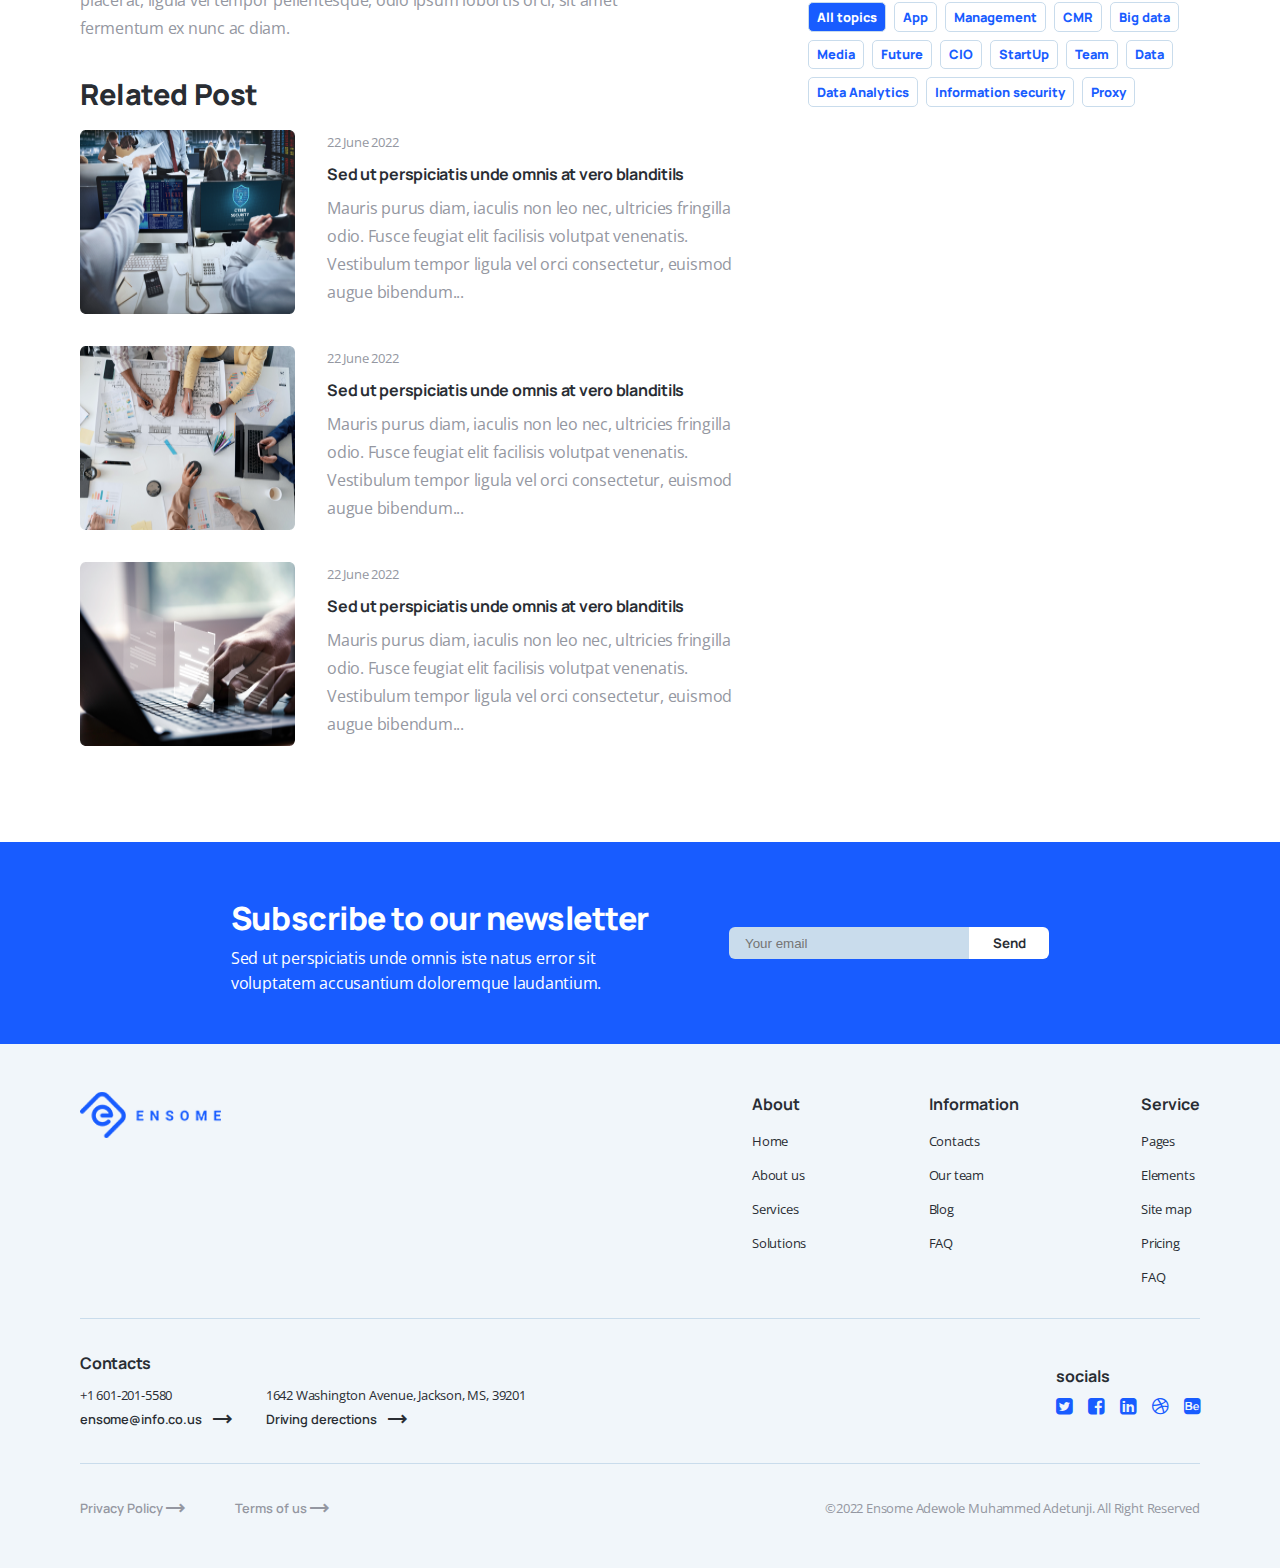
<file: blog-page.html>
<!DOCTYPE html>
<html lang="en">
<head>
    <meta charset="UTF-8">
    <meta http-equiv="X-UA-Compatible" content="IE=edge">
    <meta name="viewport" content="width=device-width, initial-scale=1.0">
    <title>Ensome</title>
    <link href="https://fonts.googleapis.com/css2?family=Manrope:wght@200;300;400;500;600;700;800&display=swap" rel="stylesheet">
    <link rel="stylesheet" href="https://fonts.googleapis.com/css2?family=Material+Symbols+Outlined:opsz,wght,FILL,GRAD@48,400,0,0" />
    <link rel="stylesheet" href="https://cdnjs.cloudflare.com/ajax/libs/font-awesome/4.7.0/css/font-awesome.min.css">
    <link rel="stylesheet" href="blog-page.css">
    <link rel="icon" type="image/x-icon" href="images/Untitled_design__3_-removebg-preview.png">
</head>
<body>
<!-- This is the hero section of the blog page for each blog -->
    <div class="hero-section">
        <div class="header">
            <img id="logo1" src="images/logo_blue.png" alt="Ensome Logo">
            <div class="navs">
                <img id="logo2" src="images/Logo (2).png" alt="Ensome">
                <ul>
                    <li><a href="Index.html">Home</a></li>
                    <li><a href="solutions.html">Solutions</a></li>
                    <li><div class="dropdown">
                        <button class="dropbtn">Pages 
                            <i class="material-symbols-outlined">expand_more</i>
                        </button>
                        <div class="dropdown-content">
                          <a href="#">Link 1</a>
                          <a href="#">Link 2</a>
                          <a href="#">Link 3</a>
                        </div>
                    </div>
                    </li> 
                    <li><a href="#elemnts">Elements</a></li>
                    <li><a href="blog.html">Blog</a></li>
                    <li><a href="contacts.html">Contact</a></li>
                </ul>
                <div class="follow">
                    <p>Follow Us</p>
                    <div class="accounts1">
                        <a href="#"><i class="fa fa-twitter-square"></i></a>
                        <a href="#"><i class="fa fa-facebook-square"></i></a>
                        <a href="#"><i class="fa fa-linkedin-square"></i></a>
                        <a href="#"><i class="fa fa-youtube-play"></i></a>
                        <a href="#"><i class="fa fa-dribbble"></i></a>
                        <a href="#"><i class="fa fa-behance-square"></i></a>
                    </div>
                </div>
            </div>
            <a href="#"><button><i class="material-symbols-outlined">play_circle</i>Watch the demo</button></a>
            <div class="harmburger">
                <i id="menu" class="material-symbols-outlined">menu</i>
                <i id="close" class="material-symbols-outlined">close</i>
            </div>
        </div>

        <div class="head">
            <div class="title">
                <h1>2022 software development<br /> trends explained with benefits</h1>
            </div>
            <div class="segment">
                <p class="home">Home</p>
                <div class="line"></div>
                <p>2022 software development trends</p>
            </div>
        </div>
   </div>

   <!-- This is the whole section of the blog is -->
   <div class="blog-section">
        <div class="article-section">
            <div class="article">
                <img src="images/img_7.png" alt="trends">
                <div class="date-author">
                    <div class="date"><i class="fa fa-calendar"></i> <p>22 June 2022</p></div>
                    <div class="author"><i class="fa fa-user"></i> <p>Adewole Muhammed</p></div>
                </div>
                <div class="article-head">
                    <p>2022 software development trends explained with benefits</p>
                </div>
                <div class="article-content">
                    <p>At vero eos et accusamus et iusto odio dignissimos ducimus qui blanditiis praesentium voluptatum deleniti atque corrupti quos dolores et quas. Nulla rhoncus consectetur eros non iaculis “Vivamus lectus enim, convallis nec dapibus vel, semper id ante. Morbi pulvinar sapien nulla, eu dignissim enim ullamcorper vitae”.<br /><br />
                        Ut sit amet neque vel mauris consequat aliquam at in arcu. Ut vulputate, augue luctus dignissim pretium, elit magna placerat elit, at venenatis lacus arcu eget quam. Fusce nec cursus mi, sed blandit.<br /><br /> 
                        Phasellus tristique eu nisl eu consectetur. Morbi urna massa, imperdiet in mauris et, euismod vestibulum lacus. Integer enim elit, tincidunt aliq uam ligula id, lacinia auctor orci. Sed quis lobortis eros. Fusce id commodo libero. Praesent mollis velit ac accumsan ultrices. Ut convallis ipsum pulvinar ante maximus suscipit.</p>
                    <div class="quote">
                        <div class="quote-line"></div>
                        <p>“Morbi urna massa, imperdiet in mauris et, euismod vestibulum lacus. Integer enim elit, tincidunt aliquam ligula id, lacinia auctor orci. Sed quis lobortis eros. Fusce id commodo libero”</p>
                    </div>
                    <p>Mauris purus diam, iaculis non leo nec, ultricies fringilla odio. Fusce feugiat elit facilisis volutpat venenatis. <b>Vestibulum tempor ligula vel orci consectetur, eu euismod augue bibendum. In volutpat libero velit, et mattis tortor placerat eget.</b><br /><br />
                        Ut nec aliquam urna, et varius massa. Praesent eu nisl ac ex maximus iaculis. Sed placerat, ligula vel tempor pellentesque, odio ipsum lobortis orci, sit amet fermentum ex nunc ac diam. </p>
                </div>

                <div class="info-block"></div>
            </div>

            <div class="related-post">
                <h3>Related Post</h3>
                <div class="post">
                    <img src="images/img_8 (1).png" alt="">
                    <div class="content">
                        <p class="date">22 June 2022</p>
                        <p class="post-head">Sed ut perspiciatis unde omnis at vero blanditils</p>
                        <p class="text">Mauris purus diam, iaculis non leo nec, ultricies fringilla odio. Fusce feugiat elit facilisis volutpat venenatis. Vestibulum tempor ligula vel orci consectetur, euismod augue bibendum...</p>
                    </div>
                </div>

                <div class="post">
                    <img src="images/img_1 (2).png" alt="">
                    <div class="content">
                        <p class="date">22 June 2022</p>
                        <p class="post-head">Sed ut perspiciatis unde omnis at vero blanditils</p>
                        <p class="text">Mauris purus diam, iaculis non leo nec, ultricies fringilla odio. Fusce feugiat elit facilisis volutpat venenatis. Vestibulum tempor ligula vel orci consectetur, euismod augue bibendum...</p>
                    </div>
                </div>

                <div class="post">
                    <img src="images/img_1 (1).png" alt="">
                    <div class="content">
                        <p class="date">22 June 2022</p>
                        <p class="post-head">Sed ut perspiciatis unde omnis at vero blanditils</p>
                        <p class="text">Mauris purus diam, iaculis non leo nec, ultricies fringilla odio. Fusce feugiat elit facilisis volutpat venenatis. Vestibulum tempor ligula vel orci consectetur, euismod augue bibendum...</p>
                    </div>
                </div>
            </div>
        </div>

        <div class="sidebar-section">
            <div class="search">
                <input type="search" name="search" id="search-bar" placeholder="Search">
                <input type="button" value="Search" id="search-button">
            </div>

            <h3>Popular Posts</h3>

            <div class="popular-posts">
                <div class="post">
                    <img src="images/img_8.png" alt="">
                    <div class="post-content">
                        <p class="date">22 June 2022</p>
                        <p class="post-head">ISO 13485 compliance of medical devices</p>
                        <a href="#"><p>Read More</p><i class="fa fa-long-arrow-right"></i></a>
                    </div>
                </div>

                <div class="post">
                    <img src="images/img_7 (1).png" alt="">
                    <div class="post-content">
                        <p class="date">22 June 2022</p>
                        <p class="post-head">Business analysis helps you  in finance</p>
                        <a href="#"><p>Read More</p><i class="fa fa-long-arrow-right"></i></a>
                    </div>
                </div>

                <div class="post">
                    <img src="images/img_6.png" alt="">
                    <div class="post-content">
                        <p class="date">22 June 2022</p>
                        <p class="post-head">Benefits of telemedicine in nursing homes</p>
                        <a href="#"><p>Read More</p><i class="fa fa-long-arrow-right"></i></a>
                    </div>
                </div>

                <div class="post">
                    <img src="images/img_9.png" alt="">
                    <div class="post-content">
                        <p class="date">22 June 2022</p>
                        <p class="post-head">5 web portal examples your business can learn from</p>
                        <a href="#"><p>Read More</p><i class="fa fa-long-arrow-right"></i></a>
                    </div>
                </div>
            </div>

            <div class="categories">
                <h4>Categories</h4>

                <div class="categories-tab">
                    <div class="categories-title">
                        <p>Software development</p> <i class="fa fa-chevron-right"></i>
                    </div>

                    <div class="categories-title">
                        <p>Information security</p> <i class="fa fa-chevron-right"></i>
                    </div>

                    <div class="categories-title">
                        <p>Internet of things</p> <i class="fa fa-chevron-right"></i>
                    </div>

                    <div class="categories-title">
                        <p>Digital transformation</p> <i class="fa fa-chevron-right"></i>
                    </div>

                    <div class="categories-title">
                        <p>Healthcare it</p> <i class="fa fa-chevron-right"></i>
                    </div>
                </div>
            </div>

            <div class="tags">
                <h4>Tags</h4>
                <div class="tags-link">
                    <a href="#" class="active">All topics</a>
                    <a href="#">App</a>
                    <a href="#">Management</a> <a href="#">CMR</a> <a href="#">Big data</a>
                    <a href="#">Media</a> <a href="#">Future</a> <a href="#">CIO</a> <a href="#">StartUp</a>
                    <a href="#">Team</a> <a href="#">Data</a> <a href="#">Data Analytics</a> <a href="#">Information security</a>
                    <a href="#">Proxy</a>
                </div>
            </div>
        </div>
   </div>

   <!-- This is the section to subcribe for news letter -->
<div class="subscribe-section">
    <div class="news">
        <h2>Subscribe to our newsletter</h2>
        <p>Sed ut perspiciatis unde omnis iste natus error sit<br /> voluptatem accusantium doloremque laudantium.</p>
    </div>
    <div class="text-field">
        <input type="email" name="email" id="news-email" placeholder="Your email">
        <input type="submit" value="Send">
    </div>
</div>

<!-- This is where the footer section start from -->
<div class="footer">
    <div class="first-section">
        <img src="images/logo_blue.png" alt="Ensome">
        <div class="links">
            <div class="about">
                <p>About</p>
                <a href="Index.html">Home</a>
                <a href="About-us.html">About us</a>
                <a href="services.html">Services</a>
                <a href="solutions.html">Solutions</a>
            </div>

            <div class="about">
                <p>Information</p>
                <a href="contacts.html">Contacts</a>
                <a href="team.html">Our team</a>
                <a href="blog.html">Blog</a>
                <a href="FAQ.HTML">FAQ</a>
            </div>

            <div class="about">
                <p>Service</p>
                <a href="#">Pages</a>
                <a href="#">Elements</a>
                <a href="contacts.html">Site map</a>
                <a href="#">Pricing</a>
                <a href="FAQ.HTML">FAQ</a>
            </div>
        </div>
    </div>
    <div class="second-section">
        <div class="contact-info">
            <div class="phone-email">
                <p class="p-head">Contacts</p>
                <p>+1 601-201-5580</p>
                <p><a href="#">ensome@info.co.us<i class="material-symbols-outlined">trending_flat</i></a></p>
            </div>
            <div class="address-direction">
                <p>1642 Washington Avenue, Jackson, MS, 39201</p>
                <p><a href="contacts.html">Driving derections<i class="material-symbols-outlined">trending_flat</i></a></p>
            </div>
        </div>

        <div class="socials">
            <p>socials</p>
            <div class="accounts">
                <a href="#"><i class="fa fa-twitter-square"></i></a>
                <a href="#"><i class="	fa fa-facebook-square"></i></a>
                <a href="#"><i class="fa fa-linkedin-square"></i></a>
                <a href="#"><i class="fa fa-dribbble"></i></a>
                <a href="#"><i class="fa fa-behance-square"></i></a>
            </div>
        </div>
    </div>
    <div class="third-section">
        <div class="privacy-terms">
            <a href="#">Privacy Policy <i class="material-symbols-outlined">trending_flat</i></a>
            <a href="#">Terms of us <i class="material-symbols-outlined">trending_flat</i></a>
        </div>
        <p>&copy;2022 Ensome Adewole Muhammed Adetunji. All Right Reserved</p>
    </div>
</div>

<script src="App.js"></script>
    
</body>
</html>
</file>
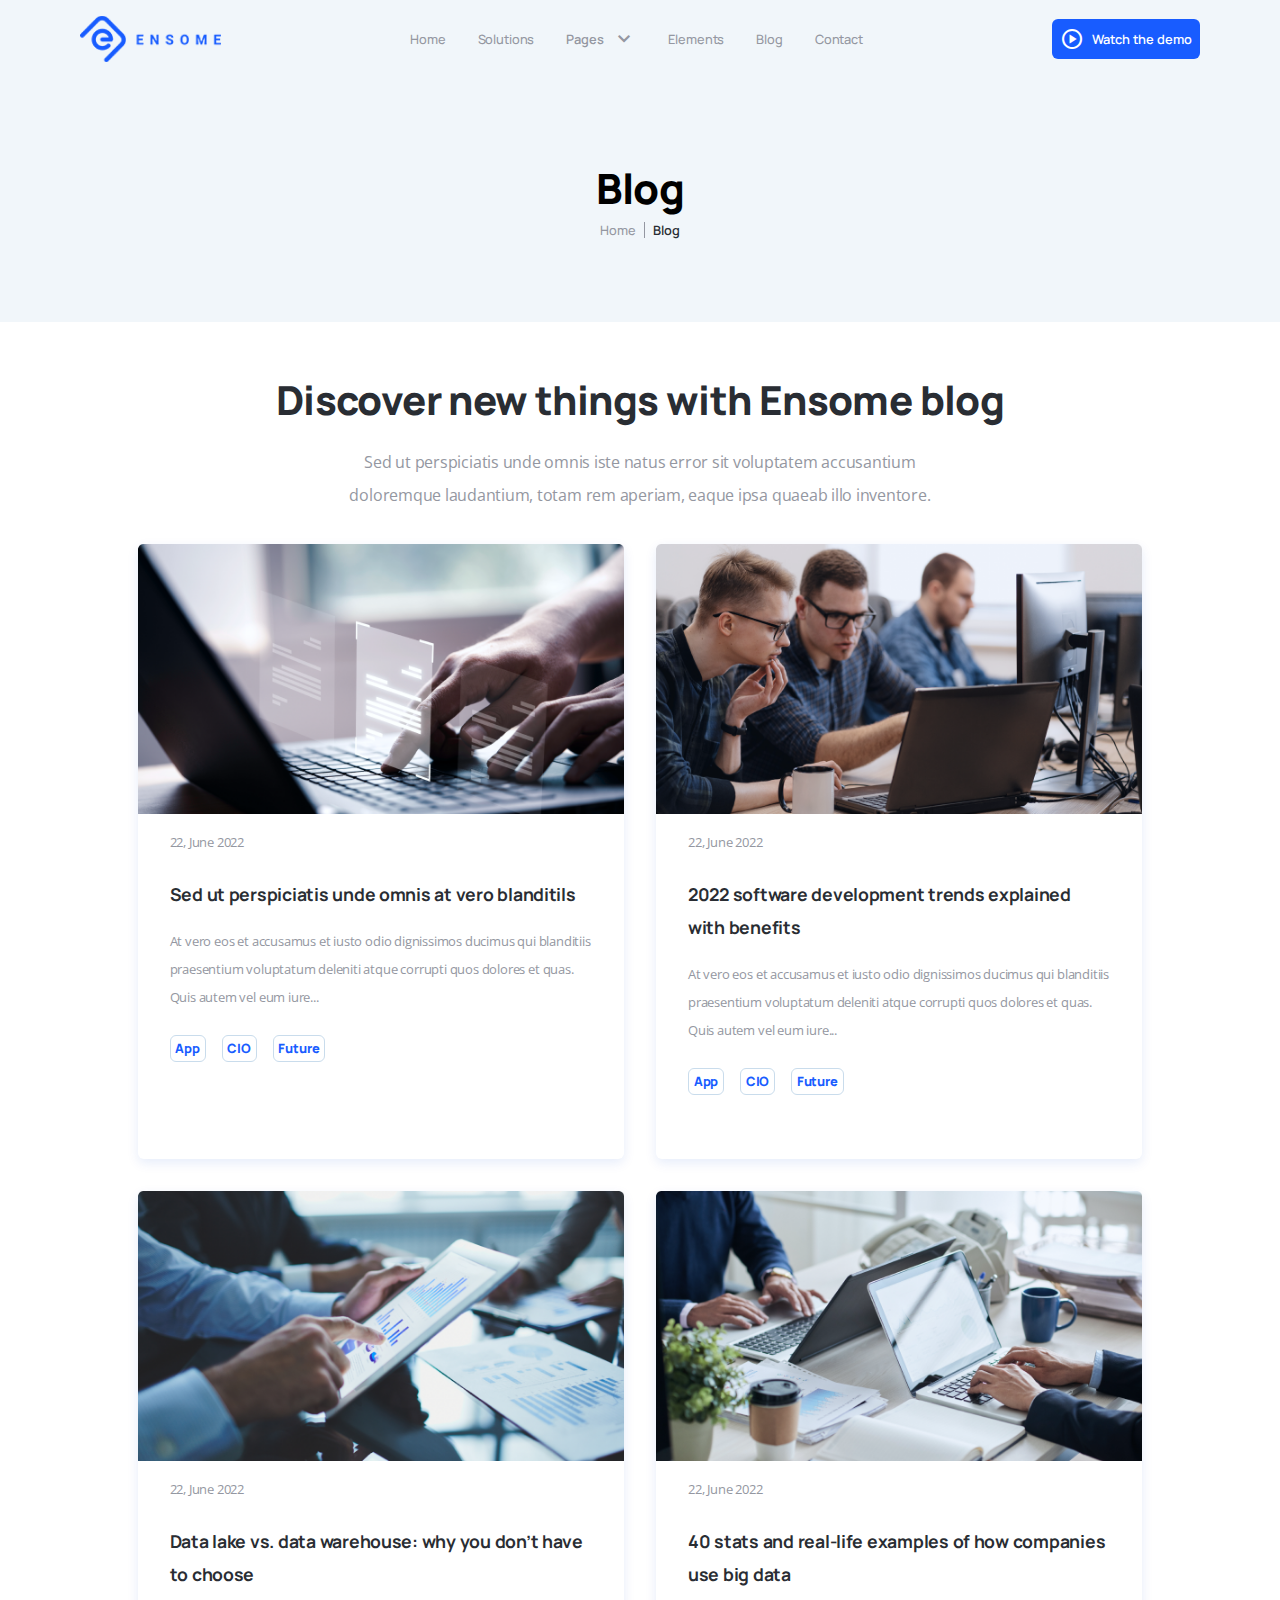
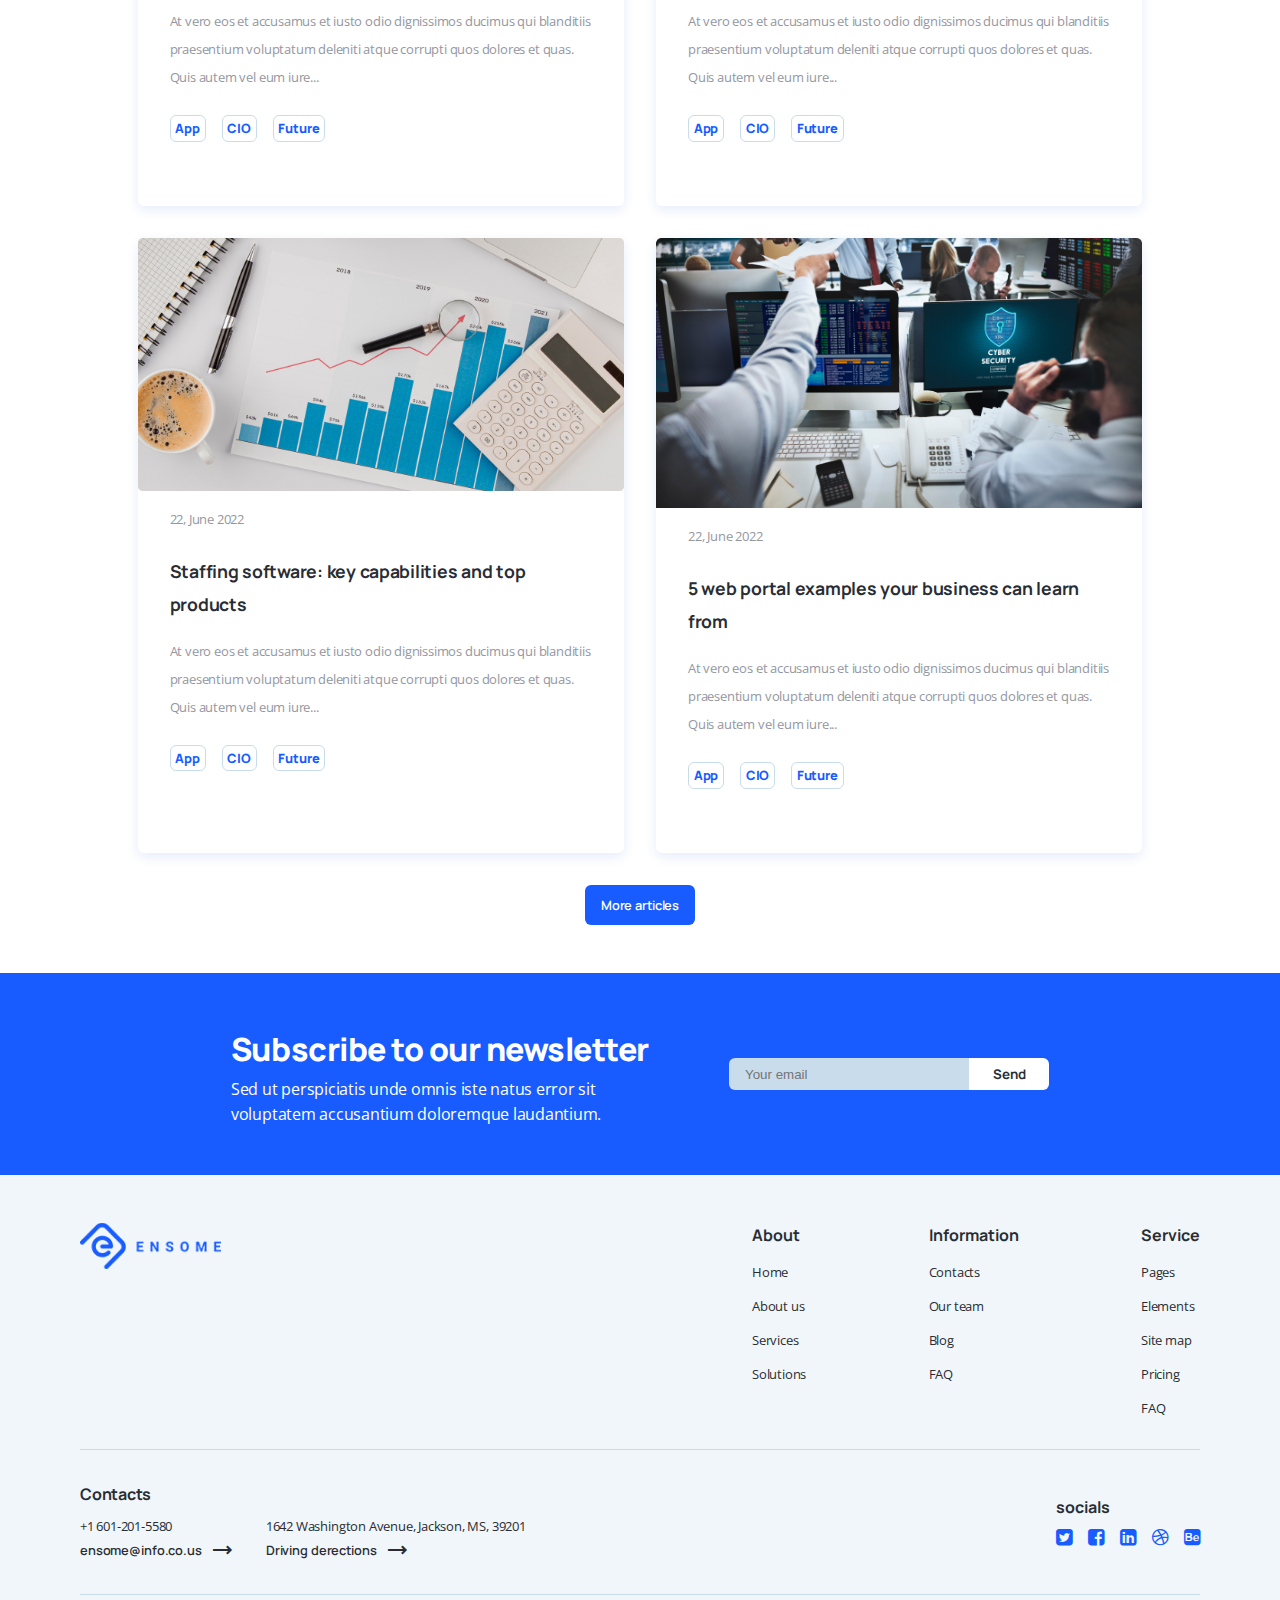
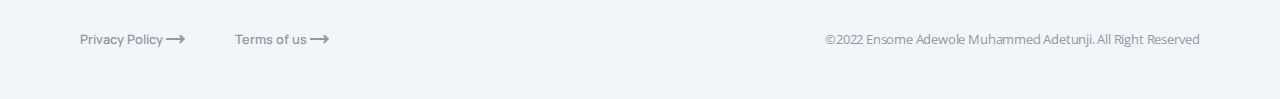
<file: blog.html>
<!DOCTYPE html>
<html lang="en">
<head>
    <meta charset="UTF-8">
    <meta http-equiv="X-UA-Compatible" content="IE=edge">
    <meta name="viewport" content="width=device-width, initial-scale=1.0">
    <title>Ensome</title>
    <link rel="stylesheet" href="blog.css">
    <link rel="icon" type="image/x-icon" href="images/Untitled_design__3_-removebg-preview.png">
    <link href="https://fonts.googleapis.com/css2?family=Manrope:wght@200;300;400;500;600;700;800&display=swap" rel="stylesheet">
    <link rel="stylesheet" href="https://fonts.googleapis.com/css2?family=Material+Symbols+Outlined:opsz,wght,FILL,GRAD@48,400,0,0" />
    <link rel="stylesheet" href="https://cdnjs.cloudflare.com/ajax/libs/font-awesome/4.7.0/css/font-awesome.min.css">
</head>
<body>
    
    <!-- This is where the hero section starts from with the header and head -->
    <div class="hero-section">
        <div class="header">
            <img id="logo1" src="images/logo_blue.png" alt="Ensome Logo">
            <div class="navs">
                <img id="logo2" src="images/Logo (2).png" alt="Ensome">
                <ul>
                    <li><a href="Index.html">Home</a></li>
                    <li><a href="solutions.html">Solutions</a></li>
                    <li><div class="dropdown">
                        <button class="dropbtn">Pages 
                            <i class="material-symbols-outlined">expand_more</i>
                        </button>
                        <div class="dropdown-content">
                          <a href="#">Link 1</a>
                          <a href="#">Link 2</a>
                          <a href="#">Link 3</a>
                        </div>
                    </div>
                    </li> 
                    <li><a href="#elemnts">Elements</a></li>
                    <li><a href="blog.html">Blog</a></li>
                    <li><a href="contacts.html">Contact</a></li>
                </ul>
                <div class="follow">
                    <p>Follow Us</p>
                    <div class="accounts1">
                        <a href="#"><i class="fa fa-twitter-square"></i></a>
                        <a href="#"><i class="	fa fa-facebook-square"></i></a>
                        <a href="#"><i class="fa fa-linkedin-square"></i></a>
                        <a href="#"><i class="fa fa-youtube-play"></i></a>
                        <a href="#"><i class="fa fa-dribbble"></i></a>
                        <a href="#"><i class="fa fa-behance-square"></i></a>
                    </div>
                </div>
            </div>
            <a href="#"><button><i class="material-symbols-outlined">play_circle</i>Watch the demo</button></a>
            <div class="harmburger">
                <i id="menu" class="material-symbols-outlined">menu</i>
                <i id="close" class="material-symbols-outlined">close</i>
            </div>
        </div>

        <div class="head">
            <div class="title">
                <h1>Blog</h1>
            </div>
            <div class="segment">
                <p class="home">Home</p>
                <div class="line"></div>
                <p>Blog</p>
            </div>
        </div>
   </div>

   <!-- The blog section starts from here -->
   <div class="blog-section">
        <h2>Discover new things with Ensome blog</h2>
        <p>Sed ut perspiciatis unde omnis iste natus error sit voluptatem accusantium<br /> doloremque laudantium, totam rem aperiam, eaque ipsa quaeab illo inventore.</p>
        <div class="article-card-section">
            <div class="article-card">
                <img src="images/img_1.png" alt="">
                <span>22, June 2022</span>
                <a href="blog-page.html"><p class="article-head">Sed ut perspiciatis unde omnis at vero blanditils</p></a>
                <p class="article-content">At vero eos et accusamus et iusto odio dignissimos ducimus qui blanditiis praesentium voluptatum deleniti atque corrupti quos dolores et quas. Quis autem vel eum iure...</p>
                <div class="tags">
                    <a href="blog-page.html">App</a>
                    <a href="#">CIO</a>
                    <a href="#">Future</a>
                </div>
            </div>

            <div class="article-card">
                <img src="images/img_3.png" alt="">
                <span>22, June 2022</span>
                <a href="blog-page.html"><p class="article-head">2022 software development trends explained with benefits</p></a>
                <p class="article-content">At vero eos et accusamus et iusto odio dignissimos ducimus qui blanditiis praesentium voluptatum deleniti atque corrupti quos dolores et quas. Quis autem vel eum iure...</p>
                <div class="tags">
                    <a href="blog-page.html">App</a>
                    <a href="#">CIO</a>
                    <a href="#">Future</a>
                </div>
            </div>

            <div class="article-card">
                <img src="images/img_4.png" alt="">
                <span>22, June 2022</span>
                <a href="blog-page.html"><p class="article-head">Data lake vs. data warehouse: why you don’t have to choose</p></a>
                <p class="article-content">At vero eos et accusamus et iusto odio dignissimos ducimus qui blanditiis praesentium voluptatum deleniti atque corrupti quos dolores et quas. Quis autem vel eum iure...</p>
                <div class="tags">
                    <a href="blog-page.html">App</a>
                    <a href="#">CIO</a>
                    <a href="#">Future</a>
                </div>
            </div>

            <div class="article-card">
                <img src="images/img_5.png" alt="">
                <span>22, June 2022</span>
                <a href="blog-page.html"><p class="article-head">40 stats and real-life examples of how companies use big data</p></a>
                <p class="article-content">At vero eos et accusamus et iusto odio dignissimos ducimus qui blanditiis praesentium voluptatum deleniti atque corrupti quos dolores et quas. Quis autem vel eum iure...</p>
                <div class="tags">
                    <a href="#">App</a>
                    <a href="#">CIO</a>
                    <a href="#">Future</a>
                </div>
            </div>

            <div class="article-card">
                <img src="images/img_7.png" alt="">
                <span>22, June 2022</span>
                <a href="blog-page.html"><p class="article-head">Staffing software: key capabilities and top products</p></a>
                <p class="article-content">At vero eos et accusamus et iusto odio dignissimos ducimus qui blanditiis praesentium voluptatum deleniti atque corrupti quos dolores et quas. Quis autem vel eum iure...</p>
                <div class="tags">
                    <a href="#">App</a>
                    <a href="#">CIO</a>
                    <a href="#">Future</a>
                </div>
            </div>

            <div class="article-card">
                <img src="images/img_8 (2).png" alt="">
                <span>22, June 2022</span>
                <a href="blog-page.html"><p class="article-head">5 web portal examples your business can learn from</p></a>
                <p class="article-content">At vero eos et accusamus et iusto odio dignissimos ducimus qui blanditiis praesentium voluptatum deleniti atque corrupti quos dolores et quas. Quis autem vel eum iure...</p>
                <div class="tags">
                    <a href="#">App</a>
                    <a href="#">CIO</a>
                    <a href="#">Future</a>
                </div>
            </div>
            
        </div>
        <a href="#"><button>More articles</button></a>
   </div>

   <!-- This is the section to subcribe for news letter -->
<div class="subscribe-section">
    <div class="news">
        <h2>Subscribe to our newsletter</h2>
        <p>Sed ut perspiciatis unde omnis iste natus error sit<br /> voluptatem accusantium doloremque laudantium.</p>
    </div>
    <div class="text-field">
        <input type="email" name="email" id="news-email" placeholder="Your email">
        <input type="submit" value="Send">
    </div>
</div>

<!-- This is where the footer section start from -->
<div class="footer">
    <div class="first-section">
        <img src="images/logo_blue.png" alt="Ensome">
        <div class="links">
            <div class="about">
                <p>About</p>
                <a href="Index.html">Home</a>
                <a href="About-us.html">About us</a>
                <a href="services.html">Services</a>
                <a href="solutions.html">Solutions</a>
            </div>

            <div class="about">
                <p>Information</p>
                <a href="contacts.html">Contacts</a>
                <a href="team.html">Our team</a>
                <a href="blog.html">Blog</a>
                <a href="FAQ.HTML">FAQ</a>
            </div>

            <div class="about">
                <p>Service</p>
                <a href="#">Pages</a>
                <a href="#">Elements</a>
                <a href="contacts.html">Site map</a>
                <a href="#">Pricing</a>
                <a href="FAQ.HTML">FAQ</a>
            </div>
        </div>
    </div>
    <div class="second-section">
        <div class="contact-info">
            <div class="phone-email">
                <p class="p-head">Contacts</p>
                <p>+1 601-201-5580</p>
                <p><a href="#">ensome@info.co.us<i class="material-symbols-outlined">trending_flat</i></a></p>
            </div>
            <div class="address-direction">
                <p>1642 Washington Avenue, Jackson, MS, 39201</p>
                <p><a href="contacts.html">Driving derections<i class="material-symbols-outlined">trending_flat</i></a></p>
            </div>
        </div>

        <div class="socials">
            <p>socials</p>
            <div class="accounts">
                <a href="#"><i class="fa fa-twitter-square"></i></a>
                <a href="#"><i class="	fa fa-facebook-square"></i></a>
                <a href="#"><i class="fa fa-linkedin-square"></i></a>
                <a href="#"><i class="fa fa-dribbble"></i></a>
                <a href="#"><i class="fa fa-behance-square"></i></a>
            </div>
        </div>
    </div>
    <div class="third-section">
        <div class="privacy-terms">
            <a href="#">Privacy Policy <i class="material-symbols-outlined">trending_flat</i></a>
            <a href="#">Terms of us <i class="material-symbols-outlined">trending_flat</i></a>
        </div>
        <p>&copy;2022 Ensome Adewole Muhammed Adetunji. All Right Reserved</p>
    </div>
</div>

   <script src="App.js"></script>
</body>
</html>
</file>
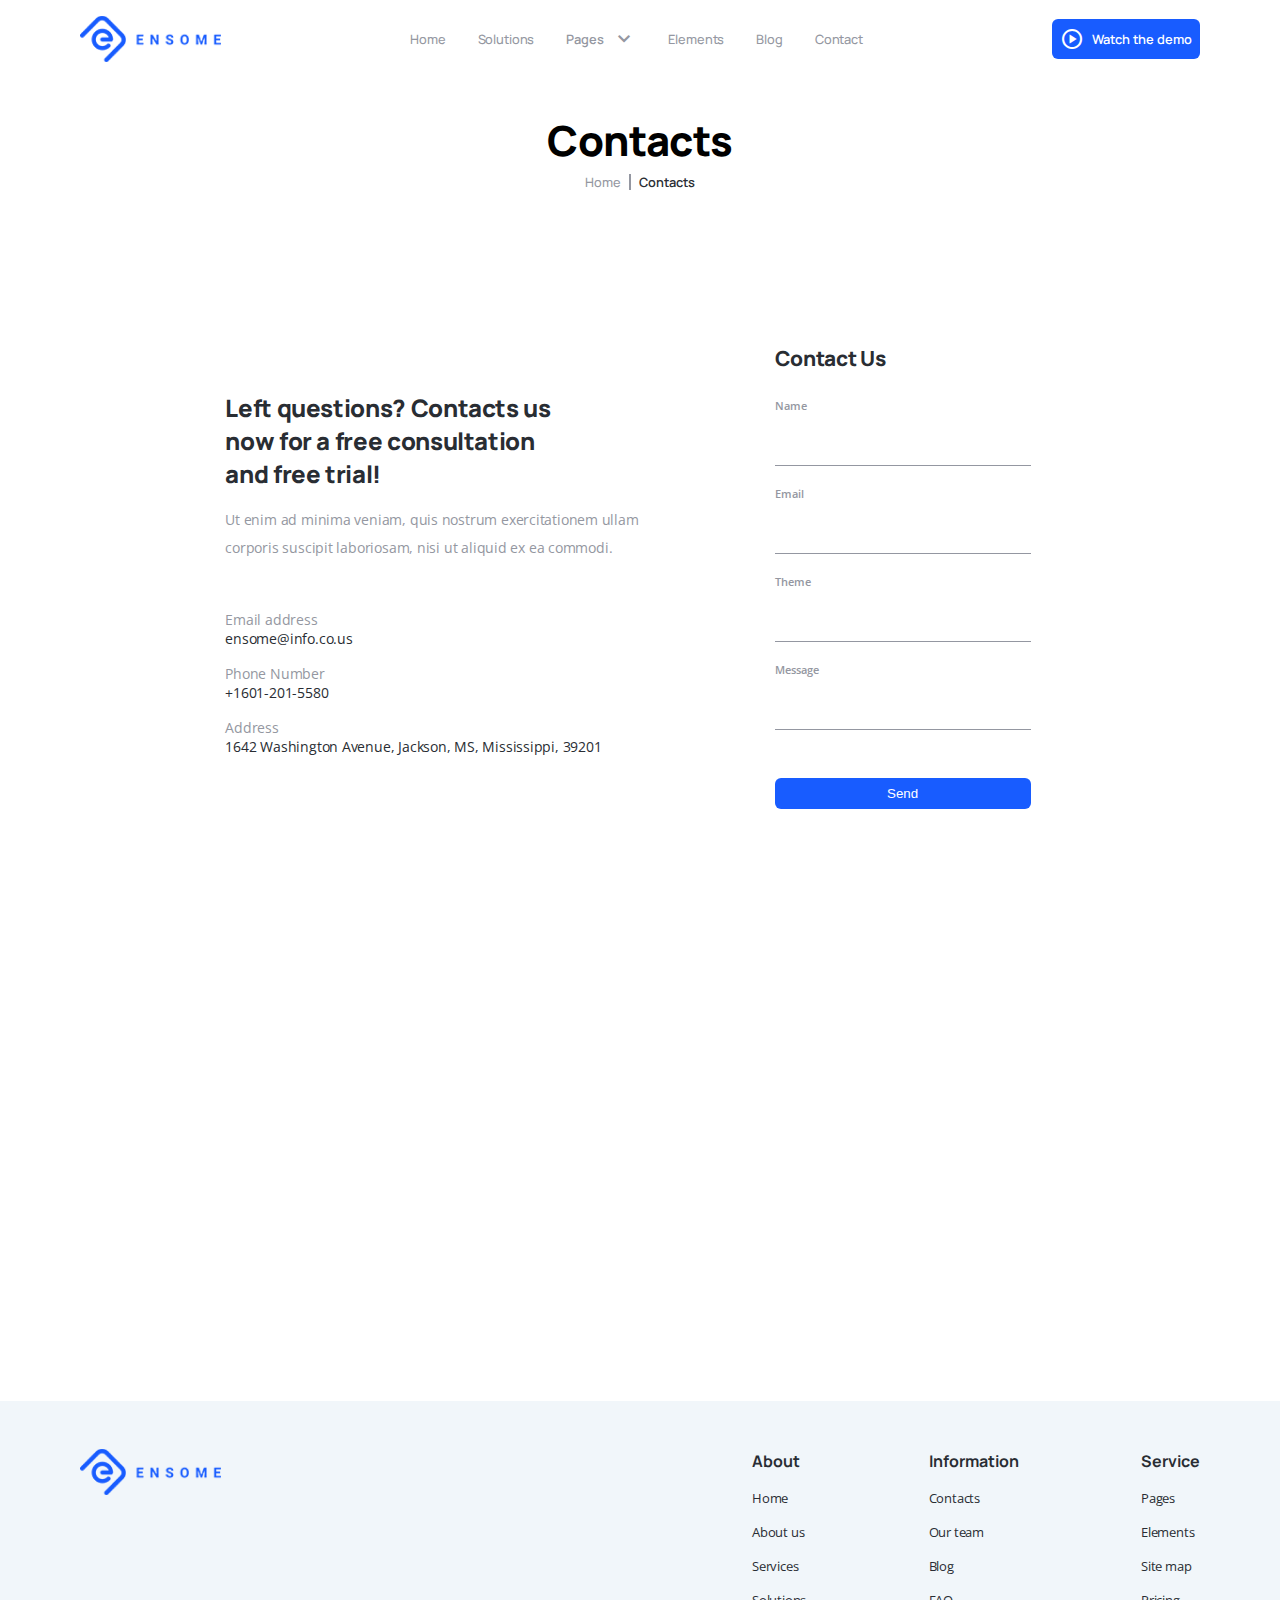
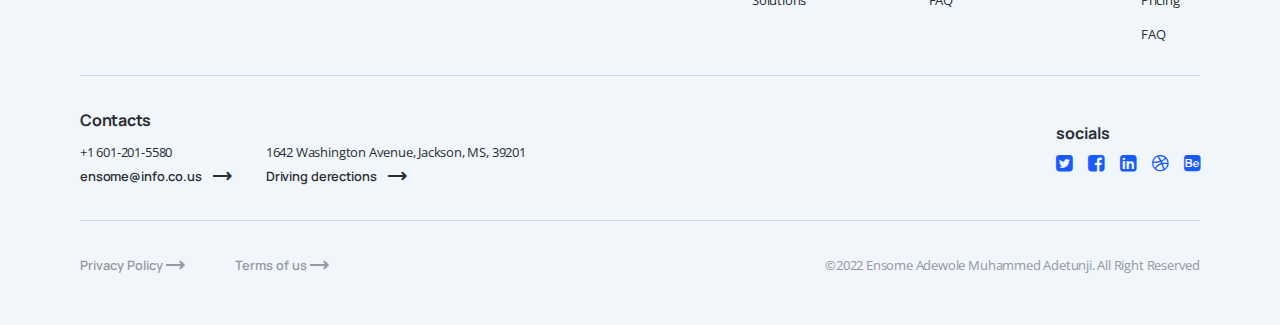
<file: contacts.html>
<!DOCTYPE html>
<html lang="en">
<head>
    <meta charset="UTF-8">
    <meta http-equiv="X-UA-Compatible" content="IE=edge">
    <meta name="viewport" content="width=device-width, initial-scale=1.0">
    <title>Ensome</title>
    <link rel="stylesheet" href="contacts.css">
    <link rel="icon" type="image/x-icon" href="images/Untitled_design__3_-removebg-preview.png">
    <link href="https://fonts.googleapis.com/css2?family=Manrope:wght@200;300;400;500;600;700;800&display=swap" rel="stylesheet">
    <link rel="stylesheet" href="https://fonts.googleapis.com/css2?family=Material+Symbols+Outlined:opsz,wght,FILL,GRAD@48,400,0,0" />
    <link rel="stylesheet" href="https://cdnjs.cloudflare.com/ajax/libs/font-awesome/4.7.0/css/font-awesome.min.css">
</head>
<body>

    <div class="hero-section">
        <div class="header">
            <img id="logo1" src="images/logo_blue.png" alt="Ensome Logo">
            <div class="navs">
                <img id="logo2" src="images/Logo (2).png" alt="Ensome">
                <ul>
                    <li><a href="Index.html">Home</a></li>
                    <li><a href="solutions.html">Solutions</a></li>
                    <li><div class="dropdown">
                        <button class="dropbtn">Pages 
                            <i class="material-symbols-outlined">expand_more</i>
                        </button>
                        <div class="dropdown-content">
                          <a href="#">Link 1</a>
                          <a href="#">Link 2</a>
                          <a href="#">Link 3</a>
                        </div>
                    </div>
                    </li> 
                    <li><a href="#elemnts">Elements</a></li>
                    <li><a href="blog.html">Blog</a></li>
                    <li><a href="contacts.html">Contact</a></li>
                </ul>
                <div class="follow">
                    <p>Follow Us</p>
                    <div class="accounts1">
                        <a href="#"><i class="fa fa-twitter-square"></i></a>
                        <a href="#"><i class="	fa fa-facebook-square"></i></a>
                        <a href="#"><i class="fa fa-linkedin-square"></i></a>
                        <a href="#"><i class="fa fa-youtube-play"></i></a>
                        <a href="#"><i class="fa fa-dribbble"></i></a>
                        <a href="#"><i class="fa fa-behance-square"></i></a>
                    </div>
                </div>
            </div>
            <a href="#"><button><i class="material-symbols-outlined">play_circle</i>Watch the demo</button></a>
            <div class="harmburger">
                <i id="menu" class="material-symbols-outlined">menu</i>
                <i id="close" class="material-symbols-outlined">close</i>
            </div>
        </div>

        <div class="head">
            <div class="title">
                <h1>Contacts</h1>
            </div>
            <div class="segment">
                <p class="home">Home</p>
                <div class="line"></div>
                <p>Contacts</p>
            </div>
        </div>
   </div>

   <div class="contact-us-section">
    <div class="box1">
        <h2>Left questions? Contacts us<br /> now for a free consultation<br /> and free trial!</h2>
        <p>Ut enim ad minima veniam, quis nostrum exercitationem ullam<br /> corporis suscipit laboriosam, nisi ut aliquid ex ea commodi.</p>
        <div class="contact">
            <p>Email address</p>
            <p class="info">ensome@info.co.us</p>
            <p>Phone Number</p>
            <p class="info">+1601-201-5580</p>
            <p>Address</p>
            <p class="info">1642 Washington Avenue, Jackson, MS, Mississippi, 39201</p>
        </div>
    </div>
    <div class="form">
        <p>Contact Us</p>
        <form action="contact us" onsubmit="sendEmail(); reset(); return false;">
            <label for="name">Name</label><br />
            <input type="text" name="name" id="name" required><br />
            <label for="email">Email</label><br />
            <input type="email" name="email" id="email" required><br />
            <label for="theme">Theme</label><br />
            <input type="text" name="theme" id="theme" required><br />
            <label for="message">Message</label><br />
            <input type="text" name="message" id="message" required>
            <input type="submit" value="Send">
        </form>
        <!-- <input type="submit" value="Send"> -->
    </div>
</div>
    
    <div class="map">
        <iframe src="https://www.google.com/maps/embed?pb=!1m18!1m12!1m3!1d215811.1265893902!2d-90.33387514296925!3d32.310541224414195!2m3!1f0!2f0!3f0!3m2!1i1024!2i768!4f13.1!3m3!1m2!1s0x86282b7f90741b21%3A0x713cde441f038a0!2sJackson%2C%20MS%2C%20USA!5e0!3m2!1sen!2sng!4v1666176730083!5m2!1sen!2sng" width="600" height="450" style="border:0;" allowfullscreen="" loading="lazy" referrerpolicy="no-referrer-when-downgrade"></iframe>
    </div>
    
    <div class="footer">
        <div class="first-section">
            <img src="images/logo_blue.png" alt="Ensome">
            <div class="links">
                <div class="about">
                    <p>About</p>
                    <a href="Index.html">Home</a>
                    <a href="About-us.html">About us</a>
                    <a href="services.html">Services</a>
                    <a href="solutions.html">Solutions</a>
                </div>
    
                <div class="about">
                    <p>Information</p>
                    <a href="contacts.html">Contacts</a>
                    <a href="team.html">Our team</a>
                    <a href="blog.html">Blog</a>
                    <a href="FAQ.HTML">FAQ</a>
                </div>
    
                <div class="about">
                    <p>Service</p>
                    <a href="#">Pages</a>
                    <a href="#">Elements</a>
                    <a href="contacts.html">Site map</a>
                    <a href="#">Pricing</a>
                    <a href="FAQ.HTML">FAQ</a>
                </div>
            </div>
        </div>
        <div class="second-section">
            <div class="contact-info">
                <div class="phone-email">
                    <p class="p-head">Contacts</p>
                    <p>+1 601-201-5580</p>
                    <p><a href="#">ensome@info.co.us<i class="material-symbols-outlined">trending_flat</i></a></p>
                </div>
                <div class="address-direction">
                    <p>1642 Washington Avenue, Jackson, MS, 39201</p>
                    <p><a href="contacts.html">Driving derections<i class="material-symbols-outlined">trending_flat</i></a></p>
                </div>
            </div>
    
            <div class="socials">
                <p>socials</p>
                <div class="accounts">
                    <a href="#"><i class="fa fa-twitter-square"></i></a>
                    <a href="#"><i class="	fa fa-facebook-square"></i></a>
                    <a href="#"><i class="fa fa-linkedin-square"></i></a>
                    <a href="#"><i class="fa fa-dribbble"></i></a>
                    <a href="#"><i class="fa fa-behance-square"></i></a>
                </div>
            </div>
        </div>
        <div class="third-section">
            <div class="privacy-terms">
                <a href="#">Privacy Policy <i class="material-symbols-outlined">trending_flat</i></a>
                <a href="#">Terms of us <i class="material-symbols-outlined">trending_flat</i></a>
            </div>
            <p>&copy;2022 Ensome Adewole Muhammed Adetunji. All Right Reserved</p>
        </div>
    </div>
        <script src="https://smtpjs.com/v3/smtp.js"></script>
       <script src="App.js"></script>
</body>
</html>
</file>
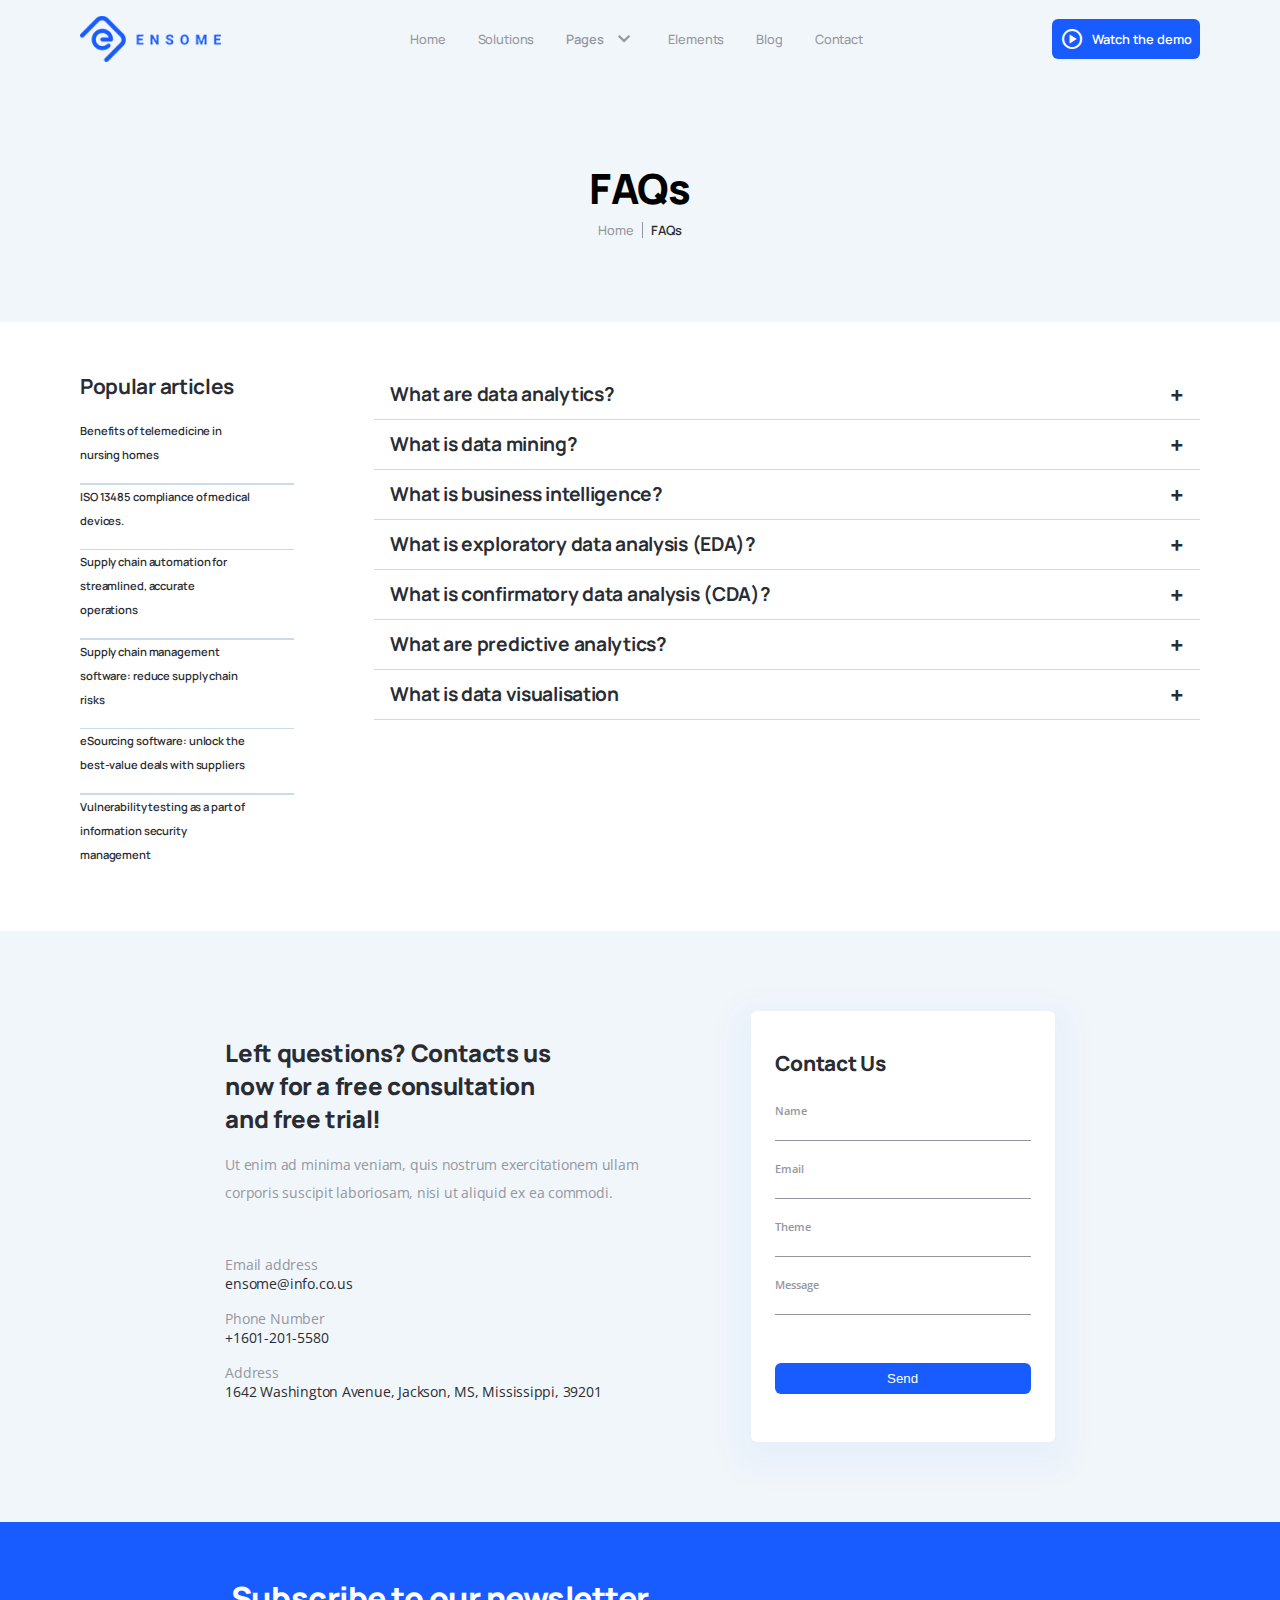
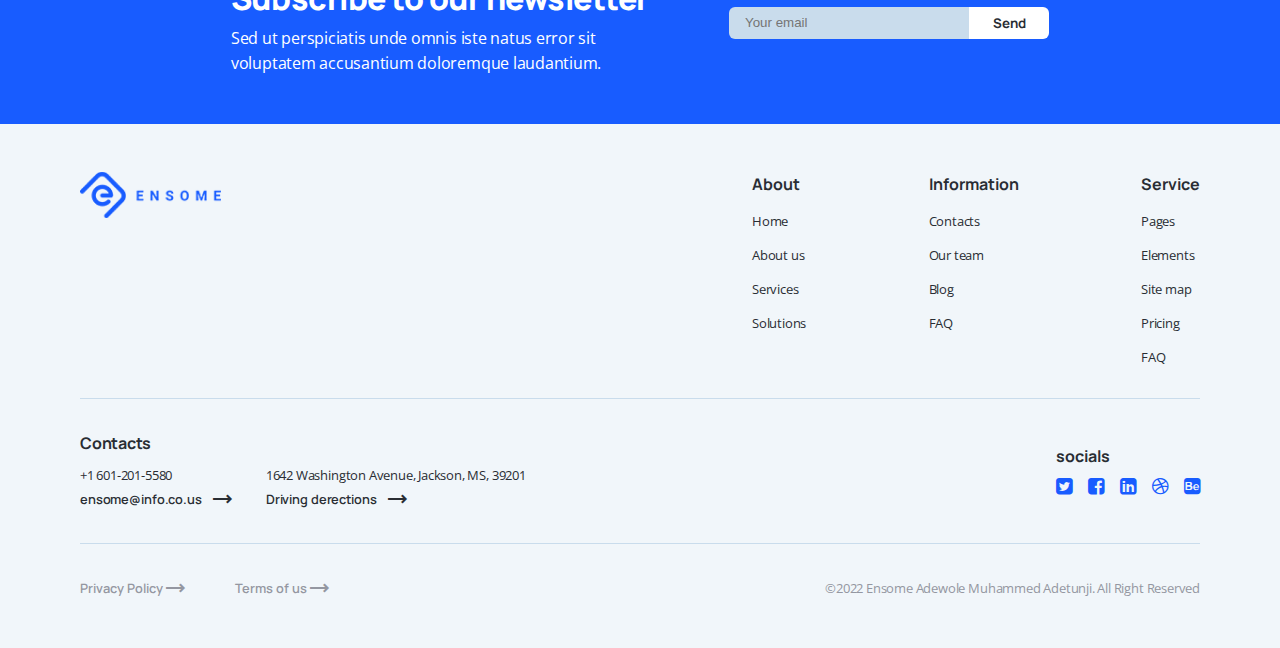
<file: FAQ.html>
<!DOCTYPE html>
<html lang="en">
<head>
    <meta charset="UTF-8">
    <meta http-equiv="X-UA-Compatible" content="IE=edge">
    <meta name="viewport" content="width=device-width, initial-scale=1.0">
    <title>Ensome</title>
    <link href="https://fonts.googleapis.com/css2?family=Manrope:wght@200;300;400;500;600;700;800&display=swap" rel="stylesheet">
    <link rel="stylesheet" href="https://fonts.googleapis.com/css2?family=Material+Symbols+Outlined:opsz,wght,FILL,GRAD@48,400,0,0" />
    <link rel="stylesheet" href="https://fonts.googleapis.com/css2?family=Material+Symbols+Outlined:opsz,wght,FILL,GRAD@48,700,0,0" />
    <link rel="stylesheet" href="https://cdnjs.cloudflare.com/ajax/libs/font-awesome/4.7.0/css/font-awesome.min.css">
    <link rel="stylesheet" href="FAQ.css">
    <link rel="icon" type="image/x-icon" href="images/Untitled_design__3_-removebg-preview.png">
</head>
<body>
    
    <!-- This is where the hero section starts from with the header and head -->
    <div class="hero-section">
        <div class="header">
            <img id="logo1" src="images/logo_blue.png" alt="Ensome Logo">
            <div class="navs">
                <img id="logo2" src="images/Logo (2).png" alt="Ensome">
                <ul>
                    <li><a href="Index.html">Home</a></li>
                    <li><a href="solutions.html">Solutions</a></li>
                    <li><div class="dropdown">
                        <button class="dropbtn">Pages 
                            <i class="material-symbols-outlined">expand_more</i>
                        </button>
                        <div class="dropdown-content">
                          <a href="#">Link 1</a>
                          <a href="#">Link 2</a>
                          <a href="#">Link 3</a>
                        </div>
                    </div>
                    </li> 
                    <li><a href="#elemnts">Elements</a></li>
                    <li><a href="blog.html">Blog</a></li>
                    <li><a href="contacts.html">Contact</a></li>
                </ul>
                <div class="follow">
                    <p>Follow Us</p>
                    <div class="accounts1">
                        <a href="#"><i class="fa fa-twitter-square"></i></a>
                        <a href="#"><i class="	fa fa-facebook-square"></i></a>
                        <a href="#"><i class="fa fa-linkedin-square"></i></a>
                        <a href="#"><i class="fa fa-youtube-play"></i></a>
                        <a href="#"><i class="fa fa-dribbble"></i></a>
                        <a href="#"><i class="fa fa-behance-square"></i></a>
                    </div>
                </div>
            </div>
            <a href="#"><button><i class="material-symbols-outlined">play_circle</i>Watch the demo</button></a>
            <div class="harmburger">
                <i id="menu" class="material-symbols-outlined">menu</i>
                <i id="close" class="material-symbols-outlined">close</i>
            </div>
        </div>

        <div class="head">
            <div class="title">
                <h1>FAQs</h1>
            </div>
            <div class="segment">
                <p class="home">Home</p>
                <div class="line"></div>
                <p>FAQs</p>
            </div>
        </div>
   </div>

   <!-- Faq section starts from here -->
   <div class="faq-section">
        <div class="popular-articles-section">
            <h4>Popular articles</h4>
            <div class="articles">
                <p><a href="">Benefits of telemedicine in nursing homes</a></p>
                <div class="divide"></div>
                <p><a href="">ISO 13485 compliance of medical devices.</a></p>
                <div class="divide"></div>
                <p><a href="">Supply chain automation for streamlined, accurate operations</a></p>
                <div class="divide"></div>
                <p><a href="">Supply chain management software: reduce supply chain risks</a></p>
                <div class="divide"></div>
                <p><a href="">eSourcing software: unlock the best-value deals with suppliers</a></p>
                <div class="divide"></div>
                <p><a href="">Vulnerability testing as a part of information security management</a></p>
            </div>
        </div>

        <div class="faq-blocks">
            <div class="accordion">
                <div class="accordion-head"><p>What are data analytics?</p></div>
                <div class="content"><p>Phasellus tristique eu nisl eu consectetur. Morbi urna massa, imperdiet in mauris et, euismod vestibulum lacus. Integer enim elit, tincidunt aliquam ligula id, lacinia auctor orci. Sed quis lobortis eros. </p></div>
            </div>

            <div class="accordion">
                <div class="accordion-head"><p>What is data mining?</p></div>
                <div class="content"><p>Phasellus tristique eu nisl eu consectetur. Morbi urna massa, imperdiet in mauris et, euismod vestibulum lacus. Integer enim elit, tincidunt aliquam ligula id, lacinia auctor orci. Sed quis lobortis eros. </p></div>
            </div>

            <div class="accordion">
                <div class="accordion-head"><p>What is business intelligence?</p></div>
                <div class="content"><p>Phasellus tristique eu nisl eu consectetur. Morbi urna massa, imperdiet in mauris et, euismod vestibulum lacus. Integer enim elit, tincidunt aliquam ligula id, lacinia auctor orci. Sed quis lobortis eros. </p></div>
            </div>

            <div class="accordion">
                <div class="accordion-head"><p>What is exploratory data analysis (EDA)?</p></div>
                <div class="content"><p>Phasellus tristique eu nisl eu consectetur. Morbi urna massa, imperdiet in mauris et, euismod vestibulum lacus. Integer enim elit, tincidunt aliquam ligula id, lacinia auctor orci. Sed quis lobortis eros. </p></div>
            </div>

            <div class="accordion">
                <div class="accordion-head"><p>What is confirmatory data analysis (CDA)?</p></div>
                <div class="content"><p>Phasellus tristique eu nisl eu consectetur. Morbi urna massa, imperdiet in mauris et, euismod vestibulum lacus. Integer enim elit, tincidunt aliquam ligula id, lacinia auctor orci. Sed quis lobortis eros. </p></div>
            </div>

            <div class="accordion">
                <div class="accordion-head"><p>What are predictive analytics?</p></div>
                <div class="content"><p>Phasellus tristique eu nisl eu consectetur. Morbi urna massa, imperdiet in mauris et, euismod vestibulum lacus. Integer enim elit, tincidunt aliquam ligula id, lacinia auctor orci. Sed quis lobortis eros. </p></div>
            </div>

            <div class="accordion">
                <div class="accordion-head"><p>What is data visualisation</p></div>
                <div class="content"><p>Phasellus tristique eu nisl eu consectetur. Morbi urna massa, imperdiet in mauris et, euismod vestibulum lacus. Integer enim elit, tincidunt aliquam ligula id, lacinia auctor orci. Sed quis lobortis eros. </p></div>
            </div>
        </div>
   </div>

      <!-- This is the contact us section -->
<div class="contact-us-section">
    <div class="box1">
        <h2>Left questions? Contacts us<br /> now for a free consultation<br /> and free trial!</h2>
        <p>Ut enim ad minima veniam, quis nostrum exercitationem ullam<br /> corporis suscipit laboriosam, nisi ut aliquid ex ea commodi.</p>
        <div class="contact">
            <p>Email address</p>
            <p class="info">ensome@info.co.us</p>
            <p>Phone Number</p>
            <p class="info">+1601-201-5580</p>
            <p>Address</p>
            <p class="info">1642 Washington Avenue, Jackson, MS, Mississippi, 39201</p>
        </div>
    </div>
    <div class="form">
        <p>Contact Us</p>
        <form action="contact us" onsubmit="sendEmail(); reset(); return false;">
            <label for="name">Name</label><br />
            <input type="text" name="name" id="name" required><br />
            <label for="email">Email</label><br />
            <input type="email" name="email" id="email" required><br />
            <label for="theme">Theme</label><br />
            <input type="text" name="theme" id="theme" required><br />
            <label for="message">Message</label><br />
            <input type="text" name="message" id="message" required>
            <input type="submit" value="Send">
        </form>
        <!-- <input type="submit" value="Send"> -->
    </div>
</div>

<!-- This is the section to subcribe for news letter -->
<div class="subscribe-section">
    <div class="news">
        <h2>Subscribe to our newsletter</h2>
        <p>Sed ut perspiciatis unde omnis iste natus error sit<br /> voluptatem accusantium doloremque laudantium.</p>
    </div>
    <div class="text-field">
        <input type="email" name="email" id="news-email" placeholder="Your email">
        <input type="submit" value="Send">
    </div>
</div>

<!-- This is where the footer section start from -->
<div class="footer">
    <div class="first-section">
        <img src="images/logo_blue.png" alt="Ensome">
        <div class="links">
            <div class="about">
                <p>About</p>
                <a href="Index.html">Home</a>
                <a href="About-us.html">About us</a>
                <a href="services.html">Services</a>
                <a href="solutions.html">Solutions</a>
            </div>

            <div class="about">
                <p>Information</p>
                <a href="contacts.html">Contacts</a>
                <a href="team.html">Our team</a>
                <a href="blog.html">Blog</a>
                <a href="FAQ.HTML">FAQ</a>
            </div>

            <div class="about">
                <p>Service</p>
                <a href="#">Pages</a>
                <a href="#">Elements</a>
                <a href="contacts.html">Site map</a>
                <a href="#">Pricing</a>
                <a href="FAQ.HTML">FAQ</a>
            </div>
        </div>
    </div>
    <div class="second-section">
        <div class="contact-info">
            <div class="phone-email">
                <p class="p-head">Contacts</p>
                <p>+1 601-201-5580</p>
                <p><a href="#">ensome@info.co.us<i class="material-symbols-outlined">trending_flat</i></a></p>
            </div>
            <div class="address-direction">
                <p>1642 Washington Avenue, Jackson, MS, 39201</p>
                <p><a href="contacts.html">Driving derections<i class="material-symbols-outlined">trending_flat</i></a></p>
            </div>
        </div>

        <div class="socials">
            <p>socials</p>
            <div class="accounts">
                <a href="#"><i class="fa fa-twitter-square"></i></a>
                <a href="#"><i class="	fa fa-facebook-square"></i></a>
                <a href="#"><i class="fa fa-linkedin-square"></i></a>
                <a href="#"><i class="fa fa-dribbble"></i></a>
                <a href="#"><i class="fa fa-behance-square"></i></a>
            </div>
        </div>
    </div>
    <div class="third-section">
        <div class="privacy-terms">
            <a href="#">Privacy Policy <i class="material-symbols-outlined">trending_flat</i></a>
            <a href="#">Terms of us <i class="material-symbols-outlined">trending_flat</i></a>
        </div>
        <p>&copy;2022 Ensome Adewole Muhammed Adetunji. All Right Reserved</p>
    </div>
</div>

   <script src="App.js"></script>
   <script src="https://smtpjs.com/v3/smtp.js"></script>
</body>
</html>
</file>
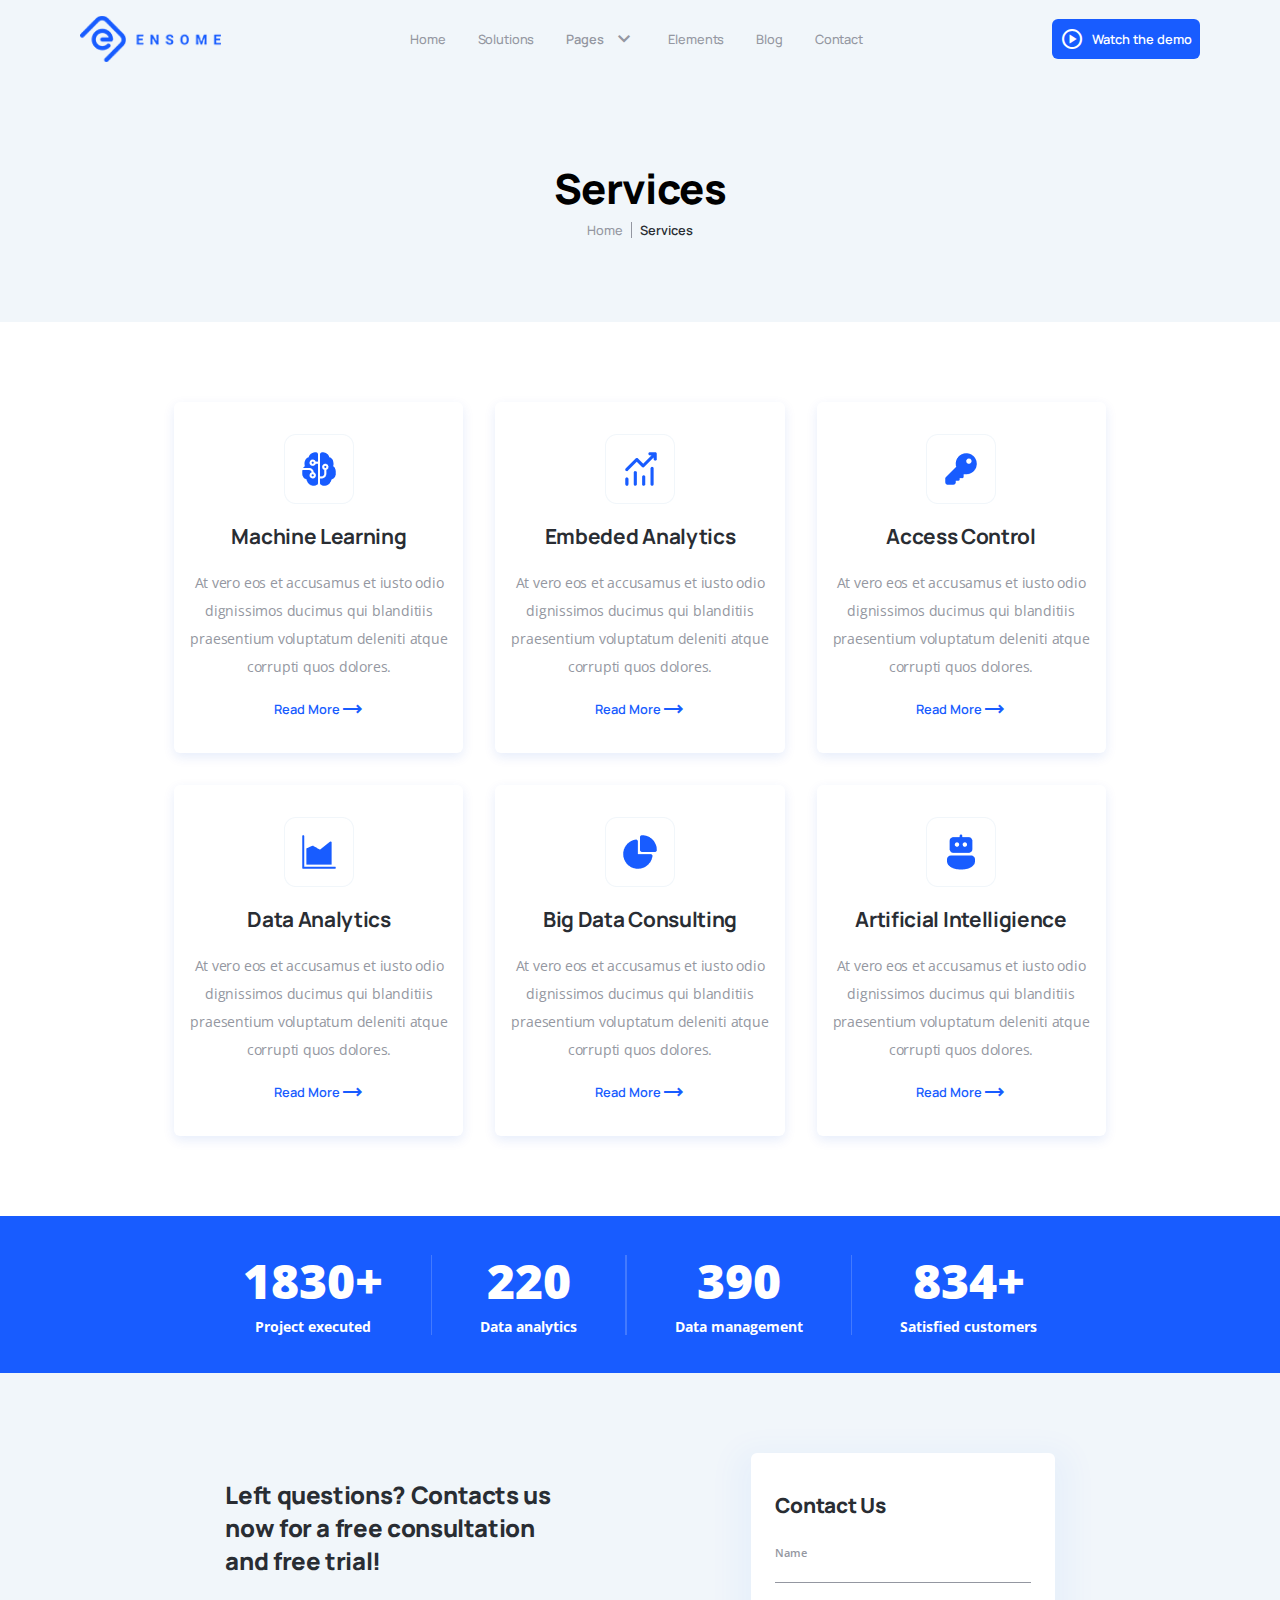
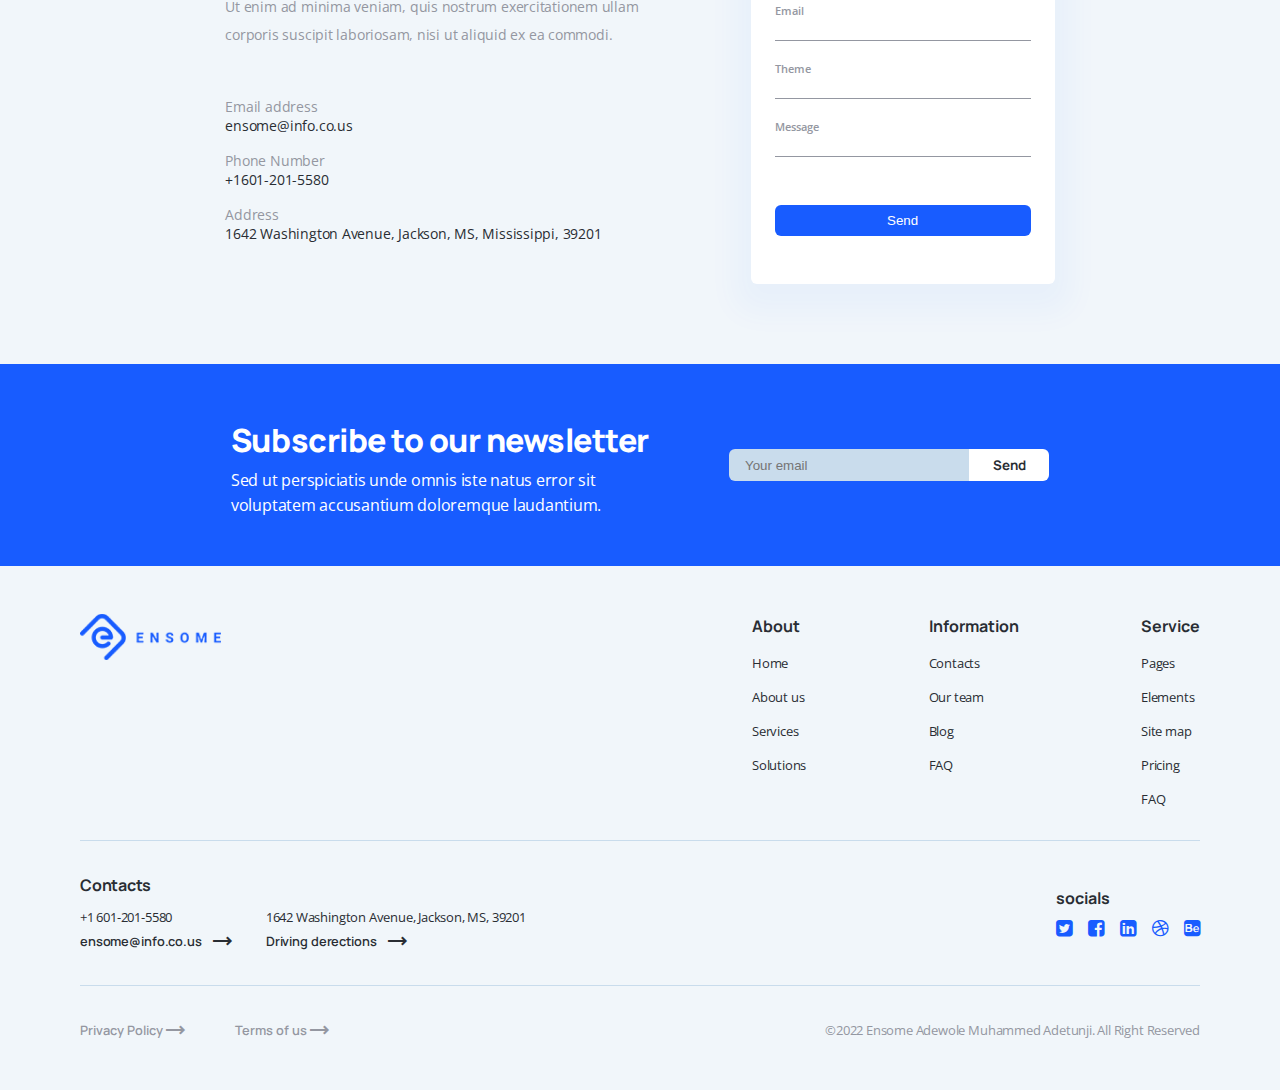
<file: services.html>
<!DOCTYPE html>
<html lang="en">
<head>
    <meta charset="UTF-8">
    <meta http-equiv="X-UA-Compatible" content="IE=edge">
    <meta name="viewport" content="width=device-width, initial-scale=1.0">
    <title>Seervices</title>
    <!-- <link rel="stylesheet" href="app.css"> -->
    <link href="https://fonts.googleapis.com/css2?family=Manrope:wght@200;300;400;500;600;700;800&display=swap" rel="stylesheet">
    <link rel="stylesheet" href="https://fonts.googleapis.com/css2?family=Material+Symbols+Outlined:opsz,wght,FILL,GRAD@48,400,0,0" />
    <link rel="stylesheet" href="https://cdnjs.cloudflare.com/ajax/libs/font-awesome/4.7.0/css/font-awesome.min.css">
    <link rel="stylesheet" href="Services.css">
    <link rel="icon" type="image/x-icon" href="images/Untitled_design__3_-removebg-preview.png">
</head>
<body>
    
    <div class="hero-section">
        <div class="header">
            <img id="logo1" src="images/logo_blue.png" alt="Ensome Logo">
            <div class="navs">
                <img id="logo2" src="images/Logo (2).png" alt="Ensome">
                <ul>
                    <li><a href="Index.html">Home</a></li>
                    <li><a href="solutions.html">Solutions</a></li>
                    <li><div class="dropdown">
                        <button class="dropbtn">Pages 
                            <i class="material-symbols-outlined">expand_more</i>
                        </button>
                        <div class="dropdown-content">
                          <a href="#">Link 1</a>
                          <a href="#">Link 2</a>
                          <a href="#">Link 3</a>
                        </div>
                    </div>
                    </li> 
                    <li><a href="#elemnts">Elements</a></li>
                    <li><a href="blog.html">Blog</a></li>
                    <li><a href="contacts.html">Contact</a></li>
                </ul>
                <div class="follow">
                    <p>Follow Us</p>
                    <div class="accounts1">
                        <a href="#"><i class="fa fa-twitter-square"></i></a>
                        <a href="#"><i class="	fa fa-facebook-square"></i></a>
                        <a href="#"><i class="fa fa-linkedin-square"></i></a>
                        <a href="#"><i class="fa fa-youtube-play"></i></a>
                        <a href="#"><i class="fa fa-dribbble"></i></a>
                        <a href="#"><i class="fa fa-behance-square"></i></a>
                    </div>
                </div>
            </div>
            <a href="#"><button><i class="material-symbols-outlined">play_circle</i>Watch the demo</button></a>
            <div class="harmburger">
                <i id="menu" class="material-symbols-outlined">menu</i>
                <i id="close" class="material-symbols-outlined">close</i>
            </div>
        </div>

        <div class="head">
            <div class="title">
                <h1>Services</h1>
            </div>
            <div class="segment">
                <p class="home">Home</p>
                <div class="line"></div>
                <p>Services</p>
            </div>
        </div>
   </div> 

   <!-- This is where the services section starts from -->
   <div class="services-section">
        <div class="services-card">
            <img src="images/icons.png" alt="Icon">
            <h2>Machine Learning</h2>
            <p>At vero eos et accusamus et iusto odio<br /> dignissimos ducimus qui blanditiis<br /> praesentium voluptatum deleniti atque<br /> corrupti quos dolores.</p>
            <a href="#">Read More <i class="material-symbols-outlined">trending_flat</i></a>
        </div>

        <div class="services-card">
            <img src="images/icons (1).png" alt="Icon">
                <h2>Embeded Analytics</h2>
                <p>At vero eos et accusamus et iusto odio<br /> dignissimos ducimus qui blanditiis<br /> praesentium voluptatum deleniti atque<br /> corrupti quos dolores.</p>
                <a href="#">Read More <i class="material-symbols-outlined">trending_flat</i></a>
        </div>

        <div class="services-card">
            <img src="images/icons (2).png" alt="Icon">
                <h2>Access Control</h2>
                <p>At vero eos et accusamus et iusto odio<br /> dignissimos ducimus qui blanditiis<br /> praesentium voluptatum deleniti atque<br /> corrupti quos dolores.</p>
                <a href="#">Read More <i class="material-symbols-outlined">trending_flat</i></a>
        </div>

        <div class="services-card">
            <img src="images/icons (3).png" alt="Icon">
                <h2>Data Analytics</h2>
                <p>At vero eos et accusamus et iusto odio<br /> dignissimos ducimus qui blanditiis<br /> praesentium voluptatum deleniti atque<br /> corrupti quos dolores.</p>
                <a href="#">Read More <i class="material-symbols-outlined">trending_flat</i></a>
        </div>

        <div class="services-card">
            <img src="images/icons (4).png" alt="Icon">
                <h2>Big Data Consulting</h2>
                <p>At vero eos et accusamus et iusto odio<br /> dignissimos ducimus qui blanditiis<br /> praesentium voluptatum deleniti atque<br /> corrupti quos dolores.</p>
                <a href="#">Read More <i class="material-symbols-outlined">trending_flat</i></a>
        </div>

        <div class="services-card">
            <img src="images/icons (5).png" alt="Icon">
                <h2>Artificial Intelligience</h2>
                <p>At vero eos et accusamus et iusto odio<br /> dignissimos ducimus qui blanditiis<br /> praesentium voluptatum deleniti atque<br /> corrupti quos dolores.</p>
                <a href="#">Read More <i class="material-symbols-outlined">trending_flat</i></a>
        </div>
   </div>

   <!-- This is the overview section part -->
   <div class="overview-section">
    <div class="project">
        <h1>1830+</h1>
        <p>Project executed</p>
    </div>
    <div class="separator"></div>
    <div class="project">
        <h1>220</h1>
        <p>Data analytics</p>
    </div>
    <div class="separator"></div>
    <div class="project">
        <h1>390</h1>
        <p>Data management</p>
    </div>
    <div class="separator"></div>
    <div class="project" id="pr1">
        <h1>834+</h1>
        <p>Satisfied customers</p>
    </div>
</div>

<!-- This is the contact us section -->
<div class="contact-us-section">
    <div class="box1">
        <h2>Left questions? Contacts us<br /> now for a free consultation<br /> and free trial!</h2>
        <p>Ut enim ad minima veniam, quis nostrum exercitationem ullam<br /> corporis suscipit laboriosam, nisi ut aliquid ex ea commodi.</p>
        <div class="contact">
            <p>Email address</p>
            <p class="info">ensome@info.co.us</p>
            <p>Phone Number</p>
            <p class="info">+1601-201-5580</p>
            <p>Address</p>
            <p class="info">1642 Washington Avenue, Jackson, MS, Mississippi, 39201</p>
        </div>
    </div>
    <div class="form">
        <p>Contact Us</p>
        <form action="contact us" onsubmit="sendEmail(); reset(); return false;">
            <label for="name">Name</label><br />
            <input type="text" name="name" id="name" required><br />
            <label for="email">Email</label><br />
            <input type="email" name="email" id="email" required><br />
            <label for="theme">Theme</label><br />
            <input type="text" name="theme" id="theme" required><br />
            <label for="message">Message</label><br />
            <input type="text" name="message" id="message" required>
            <input type="submit" value="Send">
        </form>
        <!-- <input type="submit" value="Send"> -->
    </div>
</div>

<!-- This is the section to subcribe for news letter -->
<div class="subscribe-section">
    <div class="news">
        <h2>Subscribe to our newsletter</h2>
        <p>Sed ut perspiciatis unde omnis iste natus error sit<br /> voluptatem accusantium doloremque laudantium.</p>
    </div>
    <div class="text-field">
        <input type="email" name="email" id="news-email" placeholder="Your email">
        <input type="submit" value="Send">
    </div>
</div>

<!-- This is where the footer section start from -->
<div class="footer">
    <div class="first-section">
        <img src="images/logo_blue.png" alt="Ensome">
        <div class="links">
            <div class="about">
                <p>About</p>
                <a href="Index.html">Home</a>
                <a href="About-us.html">About us</a>
                <a href="services.html">Services</a>
                <a href="solutions.html">Solutions</a>
            </div>

            <div class="about">
                <p>Information</p>
                <a href="contacts.html">Contacts</a>
                <a href="team.html">Our team</a>
                <a href="blog.html">Blog</a>
                <a href="FAQ.HTML">FAQ</a>
            </div>

            <div class="about">
                <p>Service</p>
                <a href="#">Pages</a>
                <a href="#">Elements</a>
                <a href="contacts.html">Site map</a>
                <a href="#">Pricing</a>
                <a href="FAQ.HTML">FAQ</a>
            </div>
        </div>
    </div>
    <div class="second-section">
        <div class="contact-info">
            <div class="phone-email">
                <p class="p-head">Contacts</p>
                <p>+1 601-201-5580</p>
                <p><a href="#">ensome@info.co.us<i class="material-symbols-outlined">trending_flat</i></a></p>
            </div>
            <div class="address-direction">
                <p>1642 Washington Avenue, Jackson, MS, 39201</p>
                <p><a href="contacts.html">Driving derections<i class="material-symbols-outlined">trending_flat</i></a></p>
            </div>
        </div>

        <div class="socials">
            <p>socials</p>
            <div class="accounts">
                <a href="#"><i class="fa fa-twitter-square"></i></a>
                <a href="#"><i class="	fa fa-facebook-square"></i></a>
                <a href="#"><i class="fa fa-linkedin-square"></i></a>
                <a href="#"><i class="fa fa-dribbble"></i></a>
                <a href="#"><i class="fa fa-behance-square"></i></a>
            </div>
        </div>
    </div>
    <div class="third-section">
        <div class="privacy-terms">
            <a href="#">Privacy Policy <i class="material-symbols-outlined">trending_flat</i></a>
            <a href="#">Terms of us <i class="material-symbols-outlined">trending_flat</i></a>
        </div>
        <p>&copy;2022 Ensome Adewole Muhammed Adetunji. All Right Reserved</p>
    </div>
</div>

   <script src="App.js"></script>
   <script src="https://smtpjs.com/v3/smtp.js"></script>
</body>
</html>
</file>
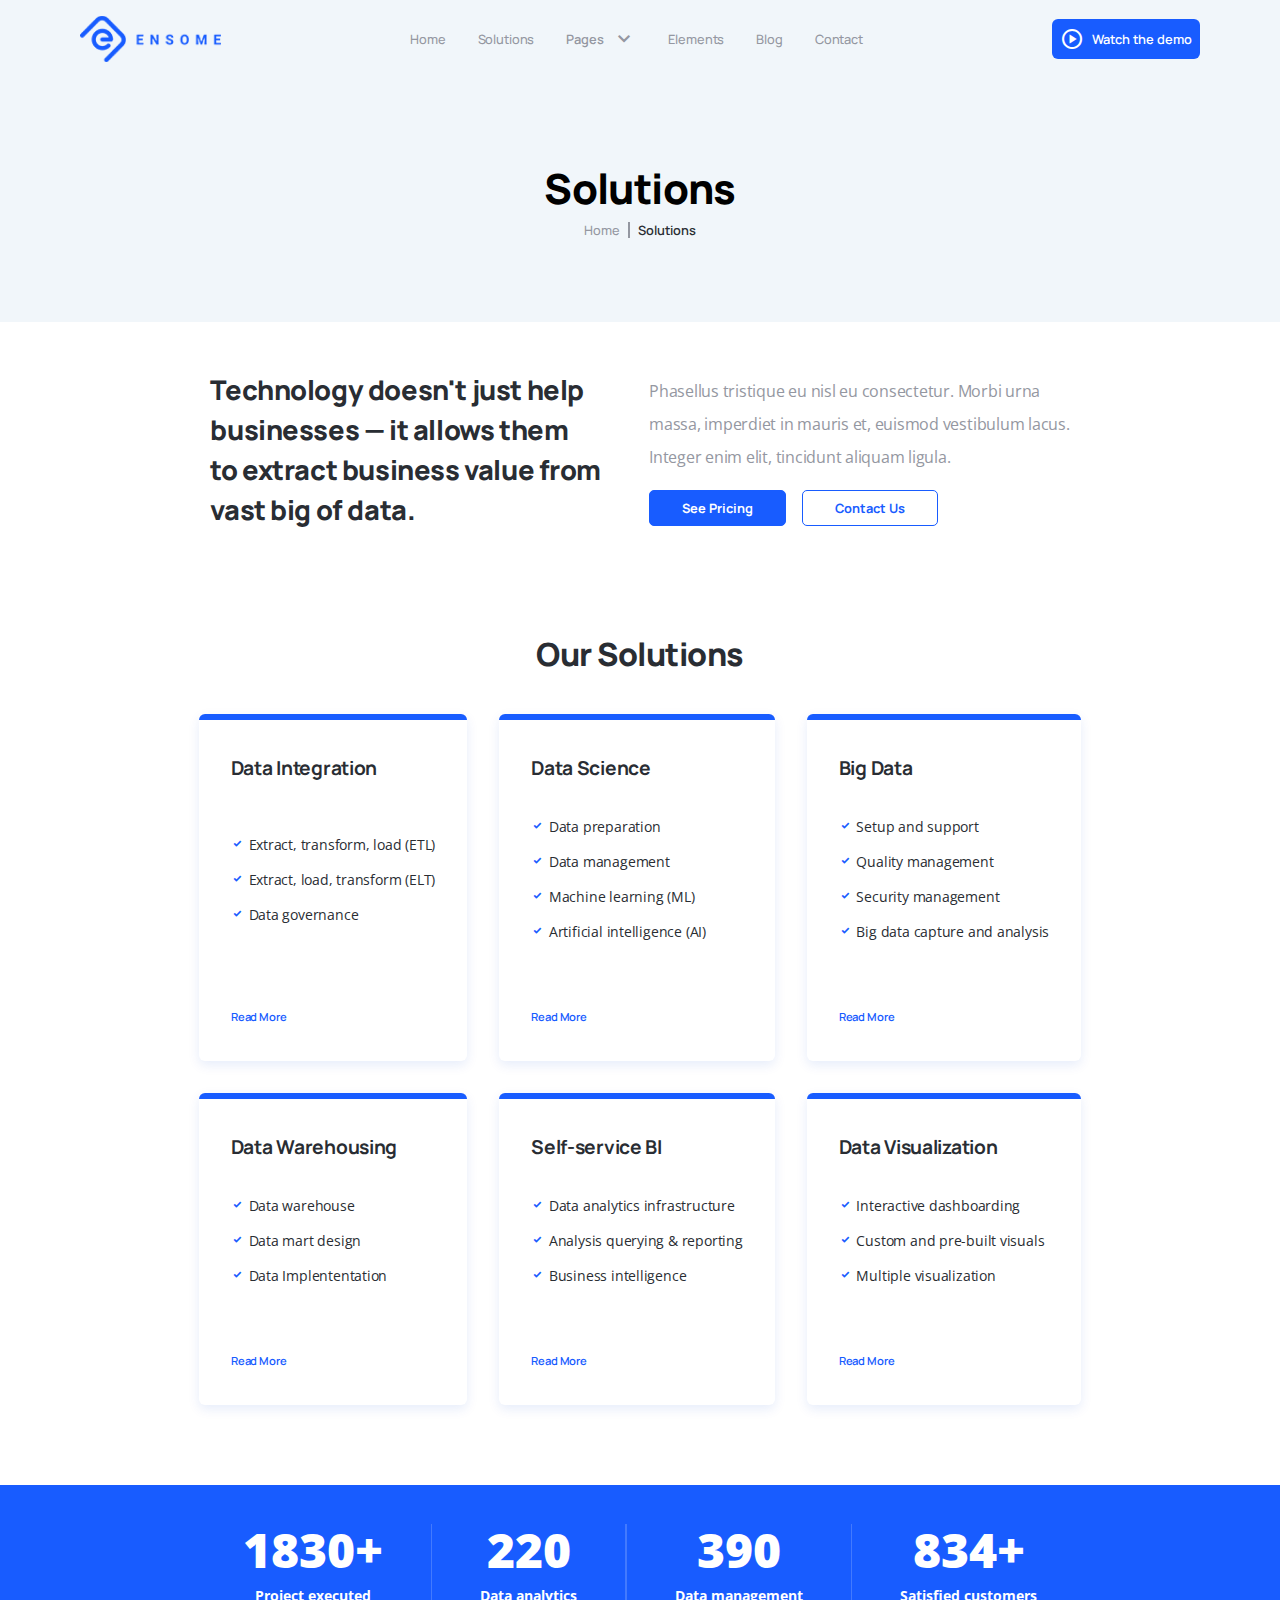
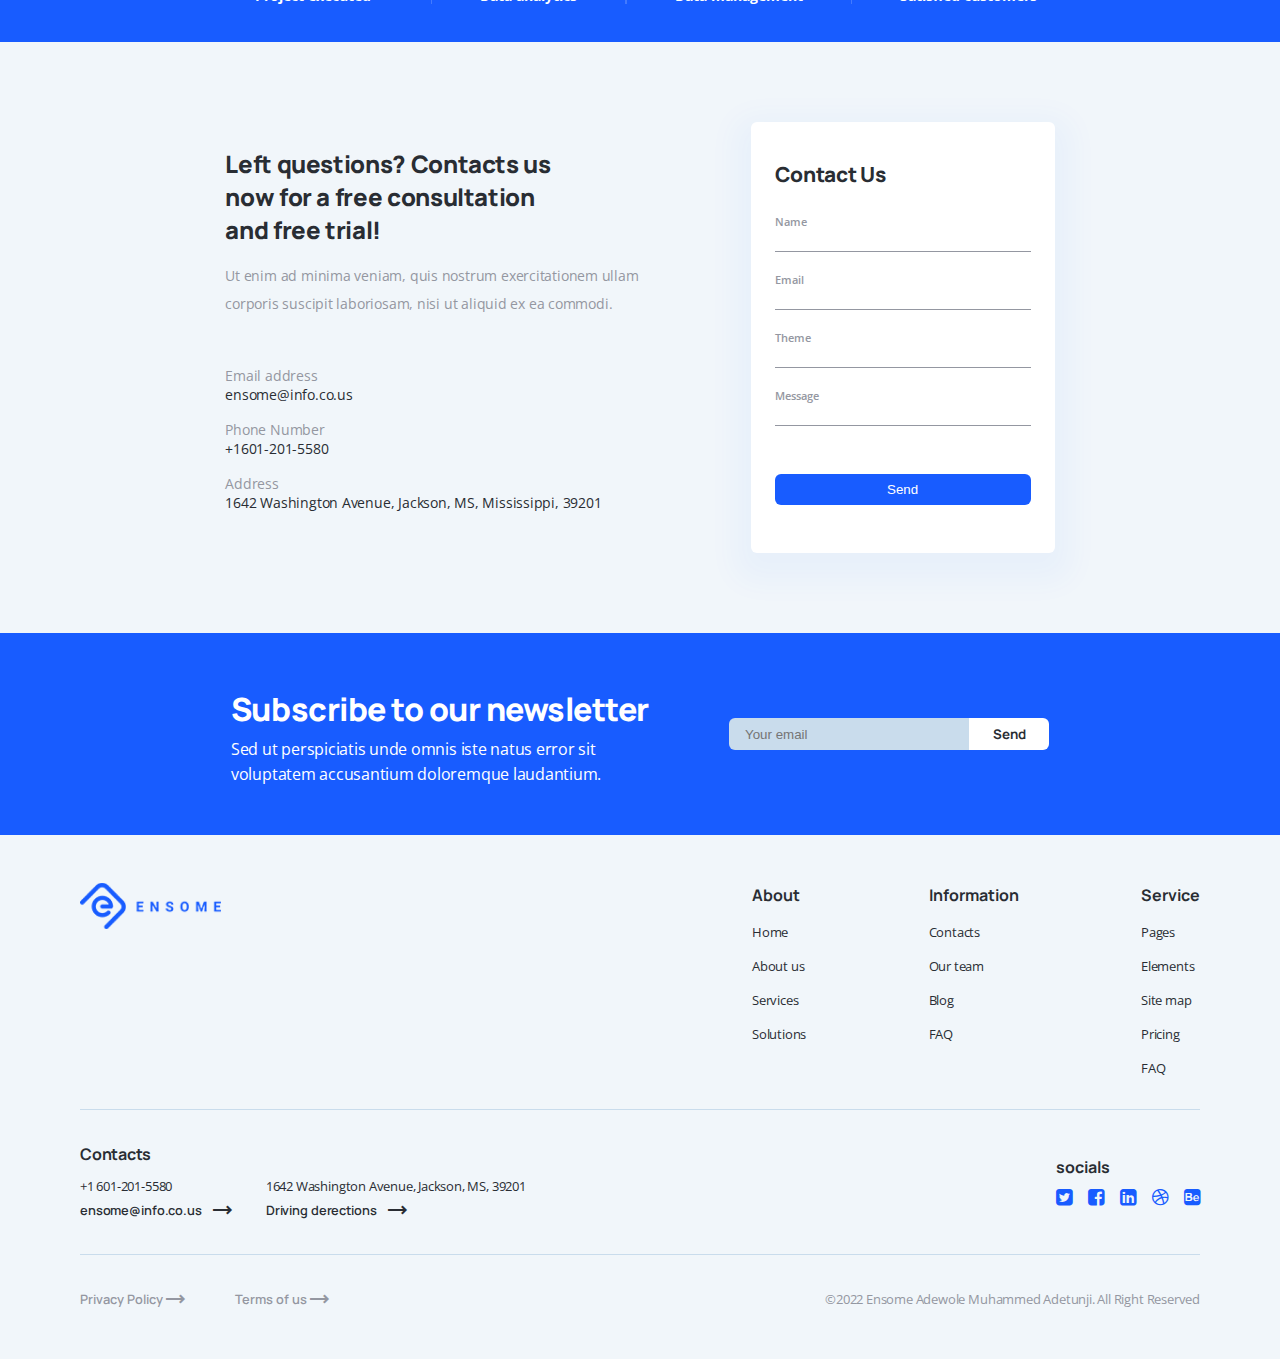
<file: solutions.html>
<!DOCTYPE html>
<html lang="en">
<head>
    <meta charset="UTF-8">
    <meta http-equiv="X-UA-Compatible" content="IE=edge">
    <meta name="viewport" content="width=device-width, initial-scale=1.0">
    <title>Solutions</title>
    <link rel="stylesheet" href="solutions.css">
    <link rel="icon" type="image/x-icon" href="images/Untitled_design__3_-removebg-preview.png">
    <link href="https://fonts.googleapis.com/css2?family=Manrope:wght@200;300;400;500;600;700;800&display=swap" rel="stylesheet">
    <link rel="stylesheet" href="https://fonts.googleapis.com/css2?family=Material+Symbols+Outlined:opsz,wght,FILL,GRAD@48,400,0,0" />
    <link rel="stylesheet" href="https://cdnjs.cloudflare.com/ajax/libs/font-awesome/4.7.0/css/font-awesome.min.css">
</head>
<body>
    <div class="hero-section">
        <div class="header">
            <img id="logo1" src="images/logo_blue.png" alt="Ensome Logo">
            <div class="navs">
                <img id="logo2" src="images/Logo (2).png" alt="Ensome">
                <ul>
                    <li><a href="Index.html">Home</a></li>
                    <li><a href="solutions.html">Solutions</a></li>
                    <li><div class="dropdown">
                        <button class="dropbtn">Pages 
                            <i class="material-symbols-outlined">expand_more</i>
                        </button>
                        <div class="dropdown-content">
                          <a href="#">Link 1</a>
                          <a href="#">Link 2</a>
                          <a href="#">Link 3</a>
                        </div>
                    </div>
                    </li> 
                    <li><a href="#elemnts">Elements</a></li>
                    <li><a href="blog.html">Blog</a></li>
                    <li><a href="contacts.html">Contact</a></li>
                </ul>
                <div class="follow">
                    <p>Follow Us</p>
                    <div class="accounts1">
                        <a href="#"><i class="fa fa-twitter-square"></i></a>
                        <a href="#"><i class="fa fa-facebook-square"></i></a>
                        <a href="#"><i class="fa fa-linkedin-square"></i></a>
                        <a href="#"><i class="fa fa-youtube-play"></i></a>
                        <a href="#"><i class="fa fa-dribbble"></i></a>
                        <a href="#"><i class="fa fa-behance-square"></i></a>
                    </div>
                </div>
            </div>
            <a href="#"><button><i class="material-symbols-outlined">play_circle</i>Watch the demo</button></a>
            <div class="harmburger">
                <i id="menu" class="material-symbols-outlined">menu</i>
                <i id="close" class="material-symbols-outlined">close</i>
            </div>
        </div>

        <div class="head">
            <div class="title">
                <h1>Solutions</h1>
            </div>
            <div class="segment">
                <p class="home">Home</p>
                <div class="line"></div>
                <p>Solutions</p>
            </div>
        </div>
   </div>

   <!-- The about company section starts from here -->
   <div class="about-company-section">
        <h3>Technology doesn't just help<br /> businesses —  it allows them<br /> to extract business value from<br /> vast big of data.</h3>
        <div class="description">
            <p>Phasellus tristique eu nisl eu consectetur. Morbi urna<br /> massa, imperdiet in mauris et, euismod vestibulum lacus.<br /> Integer enim elit, tincidunt aliquam ligula.</p>
            <div class="btn">
                <a href="#"><button id="price">See Pricing</button></a>
                <a href="#"><button id="contact-us">Contact Us</button></a>
            </div>
        </div>
   </div>

   <!-- This is where the solution cards section starts from -->
   <div class="solution-cards-section">
        <h2>Our Solutions</h2>
        <div class="solution-cards">
            <div class="card">
                <h4>Data Integration</h4>
                <ul>
                    <li><i class="material-symbols-outlined">check</i>Extract, transform, load (ETL)</li>
                    <li><i class="material-symbols-outlined">check</i>Extract, load, transform (ELT)</li>
                    <li><i class="material-symbols-outlined">check</i>Data governance</li>
                </ul>
                <a href="#read-more">Read More</a>
            </div>

            <div class="card">
                <h4>Data Science</h4>
                <ul>
                    <li><i class="material-symbols-outlined">check</i>Data preparation</li>
                    <li><i class="material-symbols-outlined">check</i>Data management</li>
                    <li><i class="material-symbols-outlined">check</i>Machine learning (ML)</li>
                    <li><i class="material-symbols-outlined">check</i>Artificial intelligence (AI)</li>
                </ul>
                <a href="#read-more">Read More</a>
            </div>

            <div class="card">
                <h4>Big Data</h4>
                <ul>
                    <li><i class="material-symbols-outlined">check</i>Setup and support</li>
                    <li><i class="material-symbols-outlined">check</i>Quality management</li>
                    <li><i class="material-symbols-outlined">check</i>Security management</li>
                    <li><i class="material-symbols-outlined">check</i>Big data capture and analysis</li>
                </ul>
                <a href="#read-more">Read More</a>
            </div>

            <div class="card">
                <h4>Data Warehousing</h4>
                <ul>
                    <li><i class="material-symbols-outlined">check</i>Data warehouse</li>
                    <li><i class="material-symbols-outlined">check</i>Data mart design</li>
                    <li><i class="material-symbols-outlined">check</i>Data Implententation</li>
                </ul>
                <a href="#read-more">Read More</a>
            </div>

            <div class="card">
                <h4>Self-service BI</h4>
                <ul>
                    <li><i class="material-symbols-outlined">check</i>Data analytics infrastructure</li>
                    <li><i class="material-symbols-outlined">check</i>Analysis querying & reporting</li>
                    <li><i class="material-symbols-outlined">check</i>Business intelligence</li>
                </ul>
                <a href="#read-more">Read More</a>
            </div>

            <div class="card">
                <h4>Data Visualization</h4>
                <ul>
                    <li><i class="material-symbols-outlined">check</i>Interactive dashboarding</li>
                    <li><i class="material-symbols-outlined">check</i>Custom and pre-built visuals</li>
                    <li><i class="material-symbols-outlined">check</i>Multiple visualization</li>
                </ul>
                <a href="#read-more">Read More</a>
            </div>
        </div>
   </div>

   <!-- This is the overview section part -->
   <div class="overview-section">
    <div class="project">
        <h1>1830+</h1>
        <p>Project executed</p>
    </div>
    <div class="separator"></div>
    <div class="project">
        <h1>220</h1>
        <p>Data analytics</p>
    </div>
    <div class="separator"></div>
    <div class="project">
        <h1>390</h1>
        <p>Data management</p>
    </div>
    <div class="separator"></div>
    <div class="project" id="pr1">
        <h1>834+</h1>
        <p>Satisfied customers</p>
    </div>
</div>

<!-- This is the contact us section -->
<div class="contact-us-section">
    <div class="box1">
        <h2>Left questions? Contacts us<br /> now for a free consultation<br /> and free trial!</h2>
        <p>Ut enim ad minima veniam, quis nostrum exercitationem ullam<br /> corporis suscipit laboriosam, nisi ut aliquid ex ea commodi.</p>
        <div class="contact">
            <p>Email address</p>
            <p class="info">ensome@info.co.us</p>
            <p>Phone Number</p>
            <p class="info">+1601-201-5580</p>
            <p>Address</p>
            <p class="info">1642 Washington Avenue, Jackson, MS, Mississippi, 39201</p>
        </div>
    </div>
    <div class="form">
        <p>Contact Us</p>
        <form action="contact us" onsubmit="sendEmail(); reset(); return false;">
            <label for="name">Name</label><br />
            <input type="text" name="name" id="name" required><br />
            <label for="email">Email</label><br />
            <input type="email" name="email" id="email" required><br />
            <label for="theme">Theme</label><br />
            <input type="text" name="theme" id="theme" required><br />
            <label for="message">Message</label><br />
            <input type="text" name="message" id="message" required>
            <input type="submit" value="Send">
        </form>
        <!-- <input type="submit" value="Send"> -->
    </div>
</div>

<!-- This is the section to subcribe for news letter -->
<div class="subscribe-section">
    <div class="news">
        <h2>Subscribe to our newsletter</h2>
        <p>Sed ut perspiciatis unde omnis iste natus error sit<br /> voluptatem accusantium doloremque laudantium.</p>
    </div>
    <div class="text-field">
        <input type="email" name="email" id="news-email" placeholder="Your email">
        <input type="submit" value="Send">
    </div>
</div>

<!-- This is where the footer section start from -->
<div class="footer">
    <div class="first-section">
        <img src="images/logo_blue.png" alt="Ensome">
        <div class="links">
            <div class="about">
                <p>About</p>
                <a href="Index.html">Home</a>
                <a href="About-us.html">About us</a>
                <a href="services.html">Services</a>
                <a href="solutions.html">Solutions</a>
            </div>

            <div class="about">
                <p>Information</p>
                <a href="contacts.html">Contacts</a>
                <a href="team.html">Our team</a>
                <a href="blog.html">Blog</a>
                <a href="FAQ.HTML">FAQ</a>
            </div>

            <div class="about">
                <p>Service</p>
                <a href="#">Pages</a>
                <a href="#">Elements</a>
                <a href="contacts.html">Site map</a>
                <a href="#">Pricing</a>
                <a href="FAQ.HTML">FAQ</a>
            </div>
        </div>
    </div>
    <div class="second-section">
        <div class="contact-info">
            <div class="phone-email">
                <p class="p-head">Contacts</p>
                <p>+1 601-201-5580</p>
                <p><a href="#">ensome@info.co.us<i class="material-symbols-outlined">trending_flat</i></a></p>
            </div>
            <div class="address-direction">
                <p>1642 Washington Avenue, Jackson, MS, 39201</p>
                <p><a href="contacts.html">Driving derections<i class="material-symbols-outlined">trending_flat</i></a></p>
            </div>
        </div>

        <div class="socials">
            <p>socials</p>
            <div class="accounts">
                <a href="#"><i class="fa fa-twitter-square"></i></a>
                <a href="#"><i class="	fa fa-facebook-square"></i></a>
                <a href="#"><i class="fa fa-linkedin-square"></i></a>
                <a href="#"><i class="fa fa-dribbble"></i></a>
                <a href="#"><i class="fa fa-behance-square"></i></a>
            </div>
        </div>
    </div>
    <div class="third-section">
        <div class="privacy-terms">
            <a href="#">Privacy Policy <i class="material-symbols-outlined">trending_flat</i></a>
            <a href="#">Terms of us <i class="material-symbols-outlined">trending_flat</i></a>
        </div>
        <p>&copy;2022 Ensome Adewole Muhammed Adetunji. All Right Reserved</p>
    </div>
</div>

<script src="App.js"></script>
<script src="https://smtpjs.com/v3/smtp.js"></script>
</body>
</html>
</file>
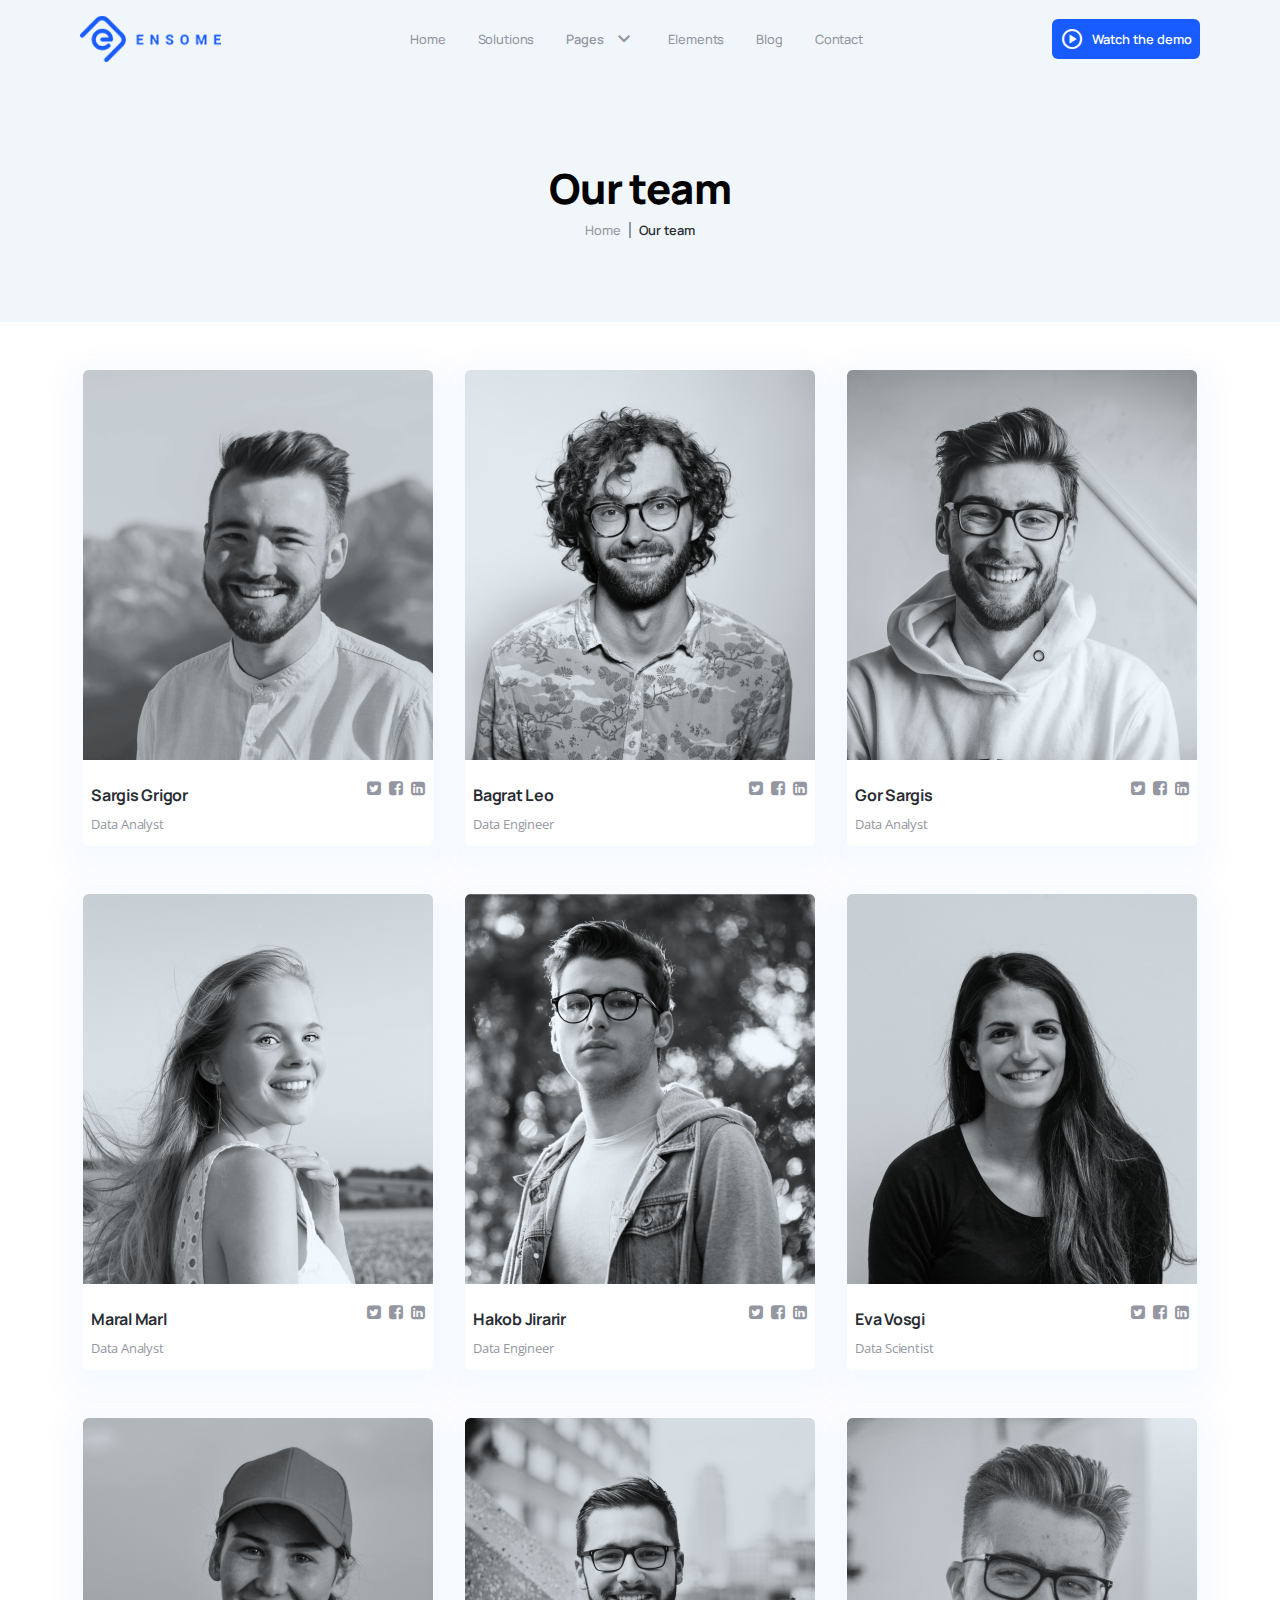
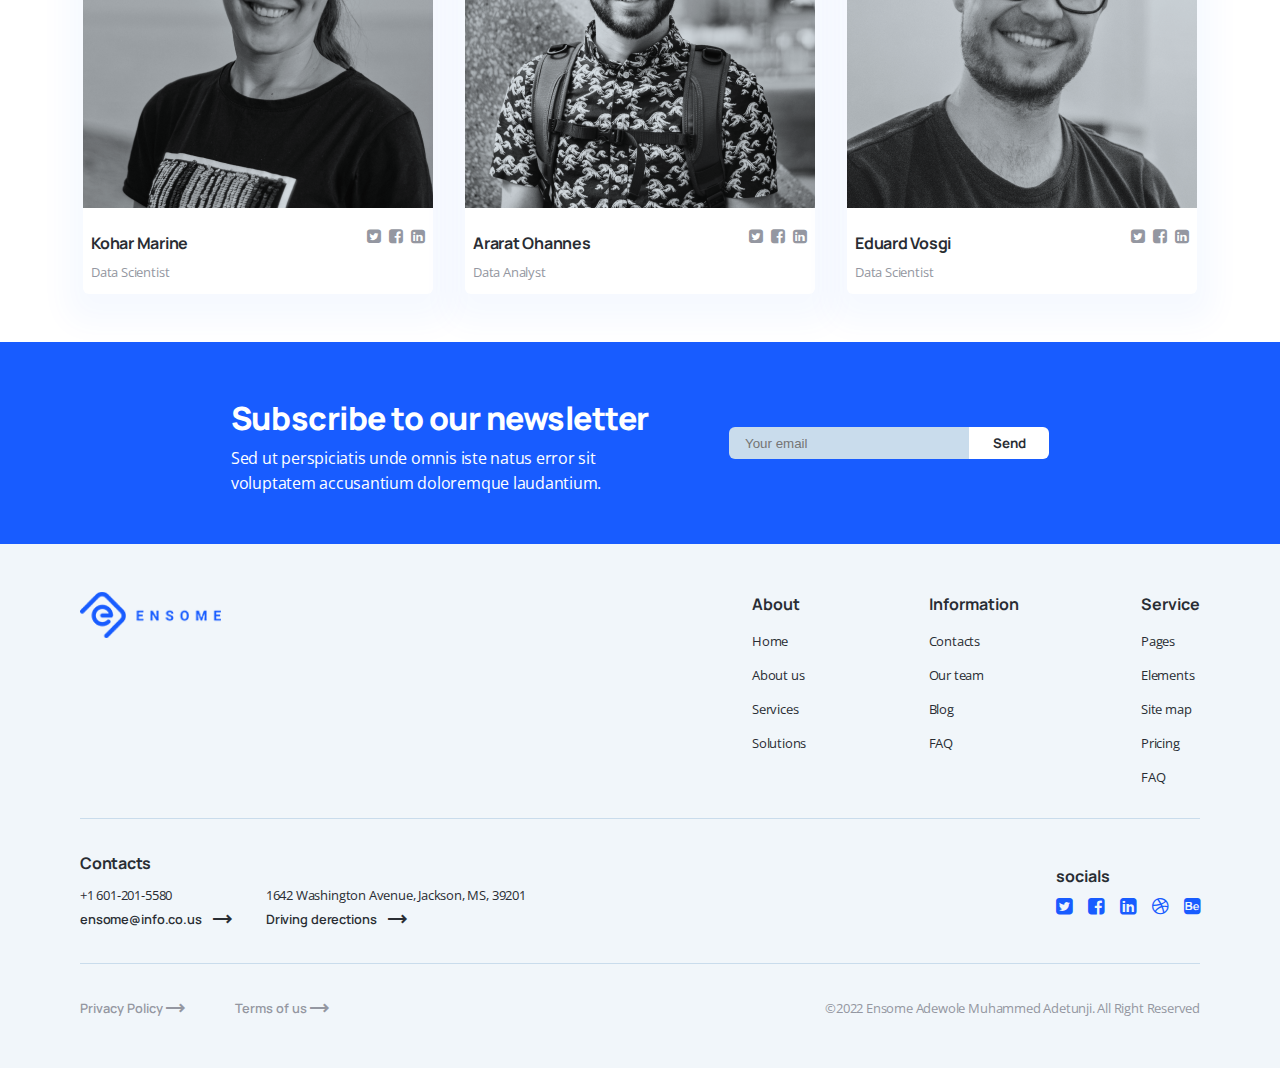
<file: team.html>
<!DOCTYPE html>
<html lang="en">
<head>
    <meta charset="UTF-8">
    <meta http-equiv="X-UA-Compatible" content="IE=edge">
    <meta name="viewport" content="width=device-width, initial-scale=1.0">
    <title>Ensome</title>
    <link href="https://fonts.googleapis.com/css2?family=Manrope:wght@200;300;400;500;600;700;800&display=swap" rel="stylesheet">
    <link rel="stylesheet" href="https://fonts.googleapis.com/css2?family=Material+Symbols+Outlined:opsz,wght,FILL,GRAD@48,400,0,0" />
    <link rel="stylesheet" href="https://cdnjs.cloudflare.com/ajax/libs/font-awesome/4.7.0/css/font-awesome.min.css">
    <link rel="stylesheet" href="team.css">
    <link rel="icon" type="image/x-icon" href="images/Untitled_design__3_-removebg-preview.png">
</head>
<body>
    
    <!-- This is where the hero section starts from with the header and head -->
    <div class="hero-section">
        <div class="header">
            <img id="logo1" src="images/logo_blue.png" alt="Ensome Logo">
            <div class="navs">
                <img id="logo2" src="images/Logo (2).png" alt="Ensome">
                <ul>
                    <li><a href="Index.html">Home</a></li>
                    <li><a href="solutions.html">Solutions</a></li>
                    <li><div class="dropdown">
                        <button class="dropbtn">Pages 
                            <i class="material-symbols-outlined">expand_more</i>
                        </button>
                        <div class="dropdown-content">
                          <a href="#">Link 1</a>
                          <a href="#">Link 2</a>
                          <a href="#">Link 3</a>
                        </div>
                    </div>
                    </li> 
                    <li><a href="#elemnts">Elements</a></li>
                    <li><a href="blog.html">Blog</a></li>
                    <li><a href="contacts.html">Contact</a></li>
                </ul>
                <div class="follow">
                    <p>Follow Us</p>
                    <div class="accounts1">
                        <a href="#"><i class="fa fa-twitter-square"></i></a>
                        <a href="#"><i class="	fa fa-facebook-square"></i></a>
                        <a href="#"><i class="fa fa-linkedin-square"></i></a>
                        <a href="#"><i class="fa fa-youtube-play"></i></a>
                        <a href="#"><i class="fa fa-dribbble"></i></a>
                        <a href="#"><i class="fa fa-behance-square"></i></a>
                    </div>
                </div>
            </div>
            <a href="#"><button><i class="material-symbols-outlined">play_circle</i>Watch the demo</button></a>
            <div class="harmburger">
                <i id="menu" class="material-symbols-outlined">menu</i>
                <i id="close" class="material-symbols-outlined">close</i>
            </div>
        </div>

        <div class="head">
            <div class="title">
                <h1>Our team</h1>
            </div>
            <div class="segment">
                <p class="home">Home</p>
                <div class="line"></div>
                <p>Our team</p>
            </div>
        </div>
   </div>

   <!-- This is where the team cards section starts from -->
   <div class="team-card-section">
        <div class="member-card">
            <img src="images/001_img_person_1 (1).png" alt="Sargis Grigor">
            <div class="text-icon">
                <div class="member-name">
                    <p>Sargis Grigor</p>
                    <p class="role">Data Analyst</p>
                </div>
                <div class="member-socials">
                    <a href="#"><i class="fa fa-twitter-square"></i></a>
                    <a href="#"><i class="fa fa-facebook-square"></i></a>
                    <a href="#"><i class="fa fa-linkedin-square"></i></a>
                </div>
            </div>
        </div>

        <div class="member-card">
            <img src="images/002_img_person_2 (1).png" alt="Bagrat Leo">
            <div class="text-icon">
                <div class="member-name">
                    <p>Bagrat Leo</p>
                    <p class="role">Data Engineer</p>
                </div>
                <div class="member-socials">
                    <a href="#"><i class="fa fa-twitter-square"></i></a>
                    <a href="#"><i class="fa fa-facebook-square"></i></a>
                    <a href="#"><i class="fa fa-linkedin-square"></i></a>
                </div>
            </div>
        </div>

        <div class="member-card">
            <img src="images/003_img_person_3.png" alt="Gor Sargis">
            <div class="text-icon">
                <div class="member-name">
                    <p>Gor Sargis</p>
                    <p class="role">Data Analyst</p>
                </div>
                <div class="member-socials">
                    <a href="#"><i class="fa fa-twitter-square"></i></a>
                    <a href="#"><i class="fa fa-facebook-square"></i></a>
                    <a href="#"><i class="fa fa-linkedin-square"></i></a>
                </div>
            </div>
        </div>

        <div class="member-card">
            <img src="images/004_img_person_4.png" alt="Maral Marl">
            <div class="text-icon">
                <div class="member-name">
                    <p>Maral Marl</p>
                    <p class="role">Data Analyst</p>
                </div>
                <div class="member-socials">
                    <a href="#"><i class="fa fa-twitter-square"></i></a>
                    <a href="#"><i class="fa fa-facebook-square"></i></a>
                    <a href="#"><i class="fa fa-linkedin-square"></i></a>
                </div>
            </div>
        </div>

        <div class="member-card">
            <img src="images/008_img_person_8.png" alt="Hakob Jirarir">
            <div class="text-icon">
                <div class="member-name">
                    <p>Hakob Jirarir</p>
                    <p class="role">Data Engineer</p>
                </div>
                <div class="member-socials">
                    <a href="#"><i class="fa fa-twitter-square"></i></a>
                    <a href="#"><i class="fa fa-facebook-square"></i></a>
                    <a href="#"><i class="fa fa-linkedin-square"></i></a>
                </div>
            </div>
        </div>

        <div class="member-card">
            <img src="images/005_img_person_5.png" alt="Eva Vosgi">
            <div class="text-icon">
                <div class="member-name">
                    <p>Eva Vosgi</p>
                    <p class="role">Data Scientist</p>
                </div>
                <div class="member-socials">
                    <a href="#"><i class="fa fa-twitter-square"></i></a>
                    <a href="#"><i class="fa fa-facebook-square"></i></a>
                    <a href="#"><i class="fa fa-linkedin-square"></i></a>
                </div>
            </div>
        </div>

        <div class="member-card">
            <img src="images/007_img_person_7.png" alt="Kohar Marine">
            <div class="text-icon">
                <div class="member-name">
                    <p>Kohar Marine</p>
                    <p class="role">Data Scientist</p>
                </div>
                <div class="member-socials">
                    <a href="#"><i class="fa fa-twitter-square"></i></a>
                    <a href="#"><i class="fa fa-facebook-square"></i></a>
                    <a href="#"><i class="fa fa-linkedin-square"></i></a>
                </div>
            </div>
        </div>

        <div class="member-card">
            <img src="images/009_img_person_9.png" alt="Ararat Ohannes">
            <div class="text-icon">
                <div class="member-name">
                    <p>Ararat Ohannes</p>
                    <p class="role">Data Analyst</p>
                </div>
                <div class="member-socials">
                    <a href="#"><i class="fa fa-twitter-square"></i></a>
                    <a href="#"><i class="fa fa-facebook-square"></i></a>
                    <a href="#"><i class="fa fa-linkedin-square"></i></a>
                </div>
            </div>
        </div>

        <div class="member-card">
            <img src="images/006_img_person_6.png" alt="Eduard Vosgi">
            <div class="text-icon">
                <div class="member-name">
                    <p>Eduard Vosgi</p>
                    <p class="role">Data Scientist</p>
                </div>
                <div class="member-socials">
                    <a href="#"><i class="fa fa-twitter-square"></i></a>
                    <a href="#"><i class="fa fa-facebook-square"></i></a>
                    <a href="#"><i class="fa fa-linkedin-square"></i></a>
                </div>
            </div>
        </div>
   </div>

   <!-- This is the section to subcribe for news letter -->
<div class="subscribe-section">
    <div class="news">
        <h2>Subscribe to our newsletter</h2>
        <p>Sed ut perspiciatis unde omnis iste natus error sit<br /> voluptatem accusantium doloremque laudantium.</p>
    </div>
    <div class="text-field">
        <input type="email" name="email" id="news-email" placeholder="Your email">
        <input type="submit" value="Send">
    </div>
</div>

<!-- This is where the footer section start from -->
<div class="footer">
    <div class="first-section">
        <img src="images/logo_blue.png" alt="Ensome">
        <div class="links">
            <div class="about">
                <p>About</p>
                <a href="Index.html">Home</a>
                <a href="About-us.html">About us</a>
                <a href="services.html">Services</a>
                <a href="solutions.html">Solutions</a>
            </div>

            <div class="about">
                <p>Information</p>
                <a href="contacts.html">Contacts</a>
                <a href="team.html">Our team</a>
                <a href="blog.html">Blog</a>
                <a href="FAQ.HTML">FAQ</a>
            </div>

            <div class="about">
                <p>Service</p>
                <a href="#">Pages</a>
                <a href="#">Elements</a>
                <a href="contacts.html">Site map</a>
                <a href="#">Pricing</a>
                <a href="FAQ.HTML">FAQ</a>
            </div>
        </div>
    </div>
    <div class="second-section">
        <div class="contact-info">
            <div class="phone-email">
                <p class="p-head">Contacts</p>
                <p>+1 601-201-5580</p>
                <p><a href="#">ensome@info.co.us<i class="material-symbols-outlined">trending_flat</i></a></p>
            </div>
            <div class="address-direction">
                <p>1642 Washington Avenue, Jackson, MS, 39201</p>
                <p><a href="contacts.html">Driving derections<i class="material-symbols-outlined">trending_flat</i></a></p>
            </div>
        </div>

        <div class="socials">
            <p>socials</p>
            <div class="accounts">
                <a href="#"><i class="fa fa-twitter-square"></i></a>
                <a href="#"><i class="	fa fa-facebook-square"></i></a>
                <a href="#"><i class="fa fa-linkedin-square"></i></a>
                <a href="#"><i class="fa fa-dribbble"></i></a>
                <a href="#"><i class="fa fa-behance-square"></i></a>
            </div>
        </div>
    </div>
    <div class="third-section">
        <div class="privacy-terms">
            <a href="#">Privacy Policy <i class="material-symbols-outlined">trending_flat</i></a>
            <a href="#">Terms of us <i class="material-symbols-outlined">trending_flat</i></a>
        </div>
        <p>&copy;2022 Ensome Adewole Muhammed Adetunji. All Right Reserved</p>
    </div>
</div>

   <script src="App.js"></script>
</body>
</html>
</file>
<file: app.css>
@import url('https://fonts.googleapis.com/css2?family=Manrope:wght@200;300;400;500;600;700;800&display=swap');
@import url('https://fonts.googleapis.com/css2?family=Open+Sans:ital,wght@0,300;0,400;0,500;0,600;0,700;0,800;1,300&display=swap');

:root{
    /* colors */
    --clr-white: #FFFFFF;
    --clr-black: rgba(41, 45, 51, 1);
    --clr-primary: rgba(24, 92, 255, 1);
    --clr-secondary: rgba(240, 249, 255, 1);
    --clr-tetiary: rgba(148, 151, 161, 1);
    --clr-background-one: rgba(241, 246, 250, 1);
    --clr-error: rgba(193, 64, 64, 1);
    --clr-helperblue: rgba(201, 220, 236, 1);

    /* Fonts */
    --ff-heading: 'Manrope';
    --ff-content: 'Open Sans'
}

*{
    margin: 0;
    padding: 0;
    box-sizing: border-box;
    text-decoration: none;
}

html{
    font-size: 16px;
    background-color: var(--clr-white);
}

/* The design of the hero section starts from here */
/* the header */
.header{
    display: flex;
    justify-content: space-between;
    align-items: center;
    padding: 1rem 5rem;
}

#logo2, .follow{
    display: none;
}

ul{
    display: flex;
    list-style: none;
    gap: 2rem;
}

li a{
    text-decoration: none;
    font-style: normal;
    font-weight: 500;
    font-size: 0.8rem;
    line-height: 24px;
    letter-spacing: -0.01em;
    color: var(--clr-tetiary);
    font-family: var(--ff-heading);
}

li a:hover{
    color: var(--clr-black);
    transition: 0.3s;
}

li a:focus{
    color: var(--clr-black);
}

.dropdown{
    float: left;
    overflow: hidden;
}

.dropdown .dropbtn{
    background-color: var(--clr-white);
    border: none;
    color: var(--clr-tetiary);
    margin: 0;
    padding: 0;
}

.dropdown:hover .dropbtn{
    color: var(--clr-black);
    transition: 0.3s;
    opacity: 20;
}

.dropdown-content{
    display: none;
    position: absolute;
    background-color: var(--clr-primary);
    box-shadow: 0px 8px 16px 0px rgba(0,0,0,0.2);
    z-index: 1;
}

.dropdown-content a {
    float: none;
    color: var(--clr-white);
    text-decoration: none;
    padding: .2rem 2rem;
    display: block;
    text-align: center;
}

.dropdown-content a:hover {
    background-color: var(--clr-white);
    color: var(--clr-primary);
}

.dropdown:hover .dropdown-content {
    display: block;
    transition: 0.3s;
  }

.header button{
    display: flex;
    justify-content: center;
    align-items: center;
    gap: .5rem;
    color: var(--clr-white);
    font-family: var(--ff-heading);
    font-size: 0.8rem;
    font-weight: 600;
    background-color: var(--clr-primary);
    border: none;
    padding: .5rem .5rem;
    cursor: pointer;
    border-radius: 6px;
}

#menu{
    font-size: 2rem;
    font-weight: 700;
    /* color: var(--clr-primary); */
    display: none;
    cursor: pointer;
}

#close{
    font-size: 2rem;
    color: var(--clr-white);
    display: none;
    cursor: pointer;
}

/* The hero section head and text */
.head{
    display: flex;
    justify-content: space-between;
    align-items: center;
    padding: 2rem 2rem 2rem 5rem;
    gap: 1rem;
}

.head img{
    width: 60%;
}

.title h1{
    font-size: 2.6rem;
    font-weight: 800;
    font-family: var(--ff-heading);
    letter-spacing: -0.015em;
    color: var(--clr-black);
    margin-bottom: 1rem;
}

.title p{
    font-family: var(--ff-content);
    font-style: normal;
    font-weight: 400;
    font-size: 1rem;
    line-height: 165%;
    letter-spacing: -0.015em;
    color: var(--clr-tetiary);
    margin-bottom: 1rem;
}

.btn{
    display: flex;
    gap: 1rem;
    align-items: center;
}

.title button{
    padding: .5rem 2rem;
    background-color: var(--clr-primary);
    color: var(--clr-white);
    font-family: var(--ff-heading);
    font-size: 0.8rem;
    font-weight: 600;
    border: none;
    cursor: pointer;
    box-shadow: 0px 12px 30px rgba(24, 92, 255, 0.18);
    border-radius: 6px;
}

.title button:hover, .header button:hover{
    opacity: 0.7;
    transition: 0.3s;
}

.title .demo{
    display: flex;
    justify-content: center;
    align-items: center;
    gap: .2rem;
    color: var(--clr-black);
    font-family: var(--ff-heading);
    font-size: 0.8rem;
    font-weight: 600;
    background-color: var(--clr-white);
    border: none;
    padding: .5rem .5rem;
    cursor: pointer;
    box-shadow: none;
}

.demo:hover{
    color: var(--clr-tetiary);
    transition: 0.3s;
}

/* The styling of the clients section */
.clients{
    display: flex;
    justify-content: center;
    align-items: center;
}

/* This is the styling of the advantages section */
.advantages-section{
    background-color: var(--clr-background-one);
    padding: 5rem 0;
    overflow: hidden;
}

.advantages-section h1{
    text-align: center;
    font-family: var(--ff-heading);
    font-style: normal;
    font-weight: 800;
    font-size: 2.6rem;
    line-height: 60px;
    letter-spacing: -0.015em;
    margin-bottom: 1rem;
}

.advantages-section > p{
    text-align: center;
    font-family: var(--ff-content);
    font-style: normal;
    font-weight: 400;
    font-size: 1rem;
    line-height: 25px;
    text-align: center;
    letter-spacing: -0.015em;
    color: var(--clr-tetiary);
    margin-bottom: 2rem;
}

.advantages-card{
    display: flex;
    justify-content: center;
    align-items: center;
    gap: 2rem;
}

.card{
    background-color: var(--clr-white);
    display: flex;
    flex-direction: column;
    align-items: flex-start;
    padding: 2rem 1.5rem;
    gap: 30px;
    border-radius: 6px;
    box-shadow: 0px 12px 30px 17px rgba(24, 92, 255, 0.04);
}

.card h2{
    font-family: var(--ff-heading);
    font-style: normal;
    font-weight: 700;
    font-size: 1.5rem;
    line-height: 33px;
    letter-spacing: -0.015em;
    color: var(--clr-black);
}

.card p{
    font-family: var(--ff-content);
    font-style: normal;
    font-weight: 400;
    font-size: .9rem;
    line-height: 28px;
    letter-spacing: -0.015em;
    color: var(--clr-tetiary);
}

/* This is the styling of the faetures section */
.features-section{
    padding: 5rem 2rem;
}

.block1, .block2{
    display: flex;
    justify-content: space-between;
    align-items: center;
    gap: 2rem;
}

.block1 img, .block2 img{
    width: 50%;
}

.description{
    display: flex;
    flex-direction: column;
    gap: 1rem;
}

.description h1{
    font-family: var(--ff-heading);
    font-style: normal;
    font-weight: 800;
    font-size: 2.6rem;
    line-height: 60px;
    letter-spacing: -0.015em;
    color: var(--clr-black);
}

.description p{
    font-family: var(--ff-content);
    font-style: normal;
    font-weight: 400;
    font-size: .9rem;
    line-height: 33px;
    letter-spacing: -0.015em;
    color: var(--clr-tetiary);
}

.description button{
    padding: .5rem 2rem;
    background-color: var(--clr-primary);
    color: var(--clr-white);
    font-family: var(--ff-heading);
    font-size: 0.8rem;
    font-weight: 600;
    border: none;
    cursor: pointer;
    box-shadow: 0px 12px 30px rgba(24, 92, 255, 0.18);
    border-radius: 6px;
}

.description button:hover{
    opacity: 0.7;
    transition: 0.3s;
}

.block1 .description{
    padding-left: 5rem;
}
.block2 .description{
    padding-right: 5rem;
}

/* This is the styling of the blog section */
.blog-section{
    padding: 5rem 1rem;
    background-color: var(--clr-secondary);
}

.blog-section h1{
    font-family: var(--ff-heading);
    font-style: normal;
    font-weight: 800;
    font-size: 2.6rem;
    line-height: 60px;
    text-align: center;
    letter-spacing: -0.015em;
    padding-bottom: 2rem;
}

.blog-cards{
    display: flex;
    justify-content: center;
    align-items: center;
    gap: 2rem;
}

.card1, .card2, .card3{
    background-color: var(--clr-white);
    padding: 2rem 1.5rem;
    box-shadow: 0px 12px 30px 17px rgba(24, 92, 255, 0.04);
    border-radius: 6px;
}

#date{
    font-family: var(--ff-content);
    font-style: normal;
    font-weight: 400;
    font-size: .7rem;
    line-height: 24px;
    letter-spacing: -0.015em;
    color: var(--clr-tetiary);
    margin-bottom: 1rem;
}

.card1 h2, .card2 h2, .card3 h2{
    font-family: var(--ff-heading);
    font-style: normal;
    font-weight: 700;
    font-size: 1.3rem;
    line-height: 33px;
    letter-spacing: -0.015em;
    color: var(--clr-black);
    margin-bottom: 1rem;
}

.card1 p, .card2 p, .card3 p{
    font-family: var(--ff-content);
    font-style: normal;
    font-weight: 400;
    font-size: .9rem;
    line-height: 28px;
    letter-spacing: -0.015em;
    color: var(--clr-tetiary);
    margin-bottom: .5rem;
}

.card1 span, .card2 span, .card3 span{
    padding: .3rem .7rem;
    border: 1px solid #F1F6FA;
    border-radius: 6px;
    font-size: .7rem;
    color: var(--clr-primary);
    font-family: var(--ff-heading);
    font-weight: 800;
}

.learn-more{
    display: flex;
    justify-content: center;
    align-items: center;
    margin-top: 3rem;
}

.blog-section button{
    padding: .5rem 2rem;
    background-color: var(--clr-primary);
    color: var(--clr-white);
    font-family: var(--ff-heading);
    font-size: 0.8rem;
    font-weight: 600;
    border: none;
    cursor: pointer;
    box-shadow: 0px 12px 30px rgba(24, 92, 255, 0.18);
    border-radius: 6px;
}

.blog-section button:hover{
    opacity: 0.7;
    transition: 0.3s;
}

/* The styling of the review part starts from here */
.review-section{
    padding: 5rem 1rem;
}

.title-direction{
    display: flex;
    justify-content: space-between;
    align-items: center;
    padding: 0 10rem;
}

.title-direction h1{
    font-family: var(--ff-heading);
    font-style: normal;
    font-weight: 800;
    font-size: 2.6rem;
    line-height: 60px;
    letter-spacing: -0.015em;
    color: var(--clr-black);
}

.direction{
    display: flex;
    align-items: center;
    gap: 1rem;
}

.direction .material-symbols-outlined{
    padding: .3rem 1.5rem;
    background-color: var(--clr-secondary);
    border-radius: 10px;
}

#back{
    opacity: 0.6;
}

.reviews-cards{
    display: flex;
    justify-content: center;
    align-items: center;
    gap: 2rem;
    margin-top: 3rem;
}

fieldset{
    border: none;
    box-shadow: 0px 4px 12px rgba(12, 68, 204, 0.1);
    border-radius: 6px;
    padding: 2rem 1.5rem;
}

fieldset p{
    font-family: var(--ff-content);
    font-style: normal;
    font-weight: 400;
    font-size: .9rem;
    line-height: 28px;
    letter-spacing: -0.015em;
    color: var(--clr-tetiary);
    margin-bottom: 1rem;
}

fieldset #name{
    font-family: var(--ff-heading);
    font-style: normal;
    font-weight: 700;
    font-size: .9rem;
    line-height: 24px;
    letter-spacing: -0.015em;
    color: var(--clr-black);
    margin-bottom: .2rem;
}

fieldset .position{
    font-family: var(--ff-content);
    font-style: normal;
    font-weight: 400;
    font-size: .8rem;
    line-height: 24px;
    letter-spacing: -0.015em;
}

/* The overview section styling starts from here */
.overview-section{
    display: flex;
    justify-content: center;
    align-items: center;
    background-color: var(--clr-primary);
    padding: 2rem 1rem;
    gap: 3rem;
    text-align: center;
    color: var(--clr-white);
}

.project h1{
    font-family: var(--ff-content);
    font-style: normal;
    font-weight: 800;
    font-size: 3rem;
}

.project p{
    font-family: var(--ff-content);
    font-style: normal;
    font-weight: 700;
    font-size: .9rem;
    line-height: 28px;
}

.separator{
    width: .1rem;
    background-color: var(--clr-background-one);
    opacity: 0.2;
    padding: 2.5rem 0;
}

/* The styling for the contact us section */
.contact-us-section{
    padding: 5rem 2rem;
    background-color: var(--clr-background-one);
    display: flex;
    justify-content: center;
    align-items: center;
    gap: 7rem;
}

.box1 h2{
    font-family: var(--ff-heading);
    font-style: normal;
    font-weight: 800;
    font-size: 1.5rem;
    letter-spacing: -0.015em;
    color: var(--clr-black);
    margin-bottom: 1rem;
}

.box1 > p{
    font-family: var(--ff-content);
    font-style: normal;
    font-weight: 400;
    font-size: .9rem;
    line-height: 28px;
    letter-spacing: -0.015em;
    color: var(--clr-tetiary);
    margin-bottom: 3rem;
}

.contact p{
    font-family: var(--ff-content);
    font-style: normal;
    font-weight: 400;
    font-size: .9rem;
    letter-spacing: -0.015em;
    color: var(--clr-tetiary);
}

.contact .info{
    color: var(--clr-black);
    margin-bottom: 1rem;
}

.form{
    background-color: var(--clr-white);
    padding: 2rem 1.5rem;
    width: 25%;
    box-shadow: 0px 12px 30px 17px rgba(24, 92, 255, 0.04);
    border-radius: 6px;
}

.form p{
    font-family: var(--ff-heading);
    font-style: normal;
    font-weight: 800;
    font-size: 1.3rem;
    line-height: 40px;
    letter-spacing: -0.015em;  
    color: var(--clr-black); 
    margin-bottom: 1rem; 
}

.form input{
    width: 100%;
    margin-bottom: 1rem;
    border: none;
    outline: none;
    background-color: var(--clr-white);
    border-bottom: 1px solid var(--clr-tetiary);
}

.form label{
    color: var(--clr-tetiary);
    font-family: 'Open Sans';
    font-style: normal;
    font-weight: 600;
    font-size: .7rem;
    line-height: 24px;
}

.form input[type=submit]{
    width: 20;
    float: right;
    background-color: var(--clr-primary);
    border: none;
    color: var(--clr-white);
    padding: .5rem ;
    text-align: center;
    margin-top: 2rem;
    border-radius: 6px;
    cursor: pointer;
}

.form input[type=submit]:hover{
    opacity: 0.7;
    transition: 0.3s;
}

/* This is the styling for the news section */
.subscribe-section{
    background-color: var(--clr-primary);
    padding: 3rem 5rem;
    display: flex;
    justify-content: center;
    align-items: center;
    gap: 5rem;
}

.news h2{
    font-family: var(--ff-heading);
    font-style: normal;
    font-weight: 800;
    font-size: 2rem;
    line-height: 56px;
    letter-spacing: -0.015em;
    color: var(--clr-white);
}

.news p{
    font-family: var(--ff-content);
    font-style: normal;
    font-weight: 400;
    font-size: 1rem;
    line-height: 25px;
    letter-spacing: -0.015em;
    color: var(--clr-white);
}

.text-field{
    display: flex;
    justify-content: center;
    align-items: center;
}

.text-field input[type=email]{
    width: 15rem;
    height: 2rem;
    border-radius: 6px 0 0 6px;
    background-color: var(--clr-helperblue);
    border: none;
    padding: 1rem;
    outline: none;
}

.text-field input[type=submit]{
    width: 5rem;
    height: 2rem;
    border: none;
    background-color: var(--clr-white);
    border-radius: 0 6px 6px 0;
    cursor: pointer;
    color: var(--clr-black);
    font-family: var(--ff-heading);
    font-weight: 700;
}

/* The styling of the footer section */
.footer{
    padding: 3rem 5rem;
    background-color: var(--clr-background-one);
}

.first-section{
    display: flex;
    justify-content: space-between;
    align-items: flex-start;
    padding-bottom: 2rem;
    border-bottom: 1px solid var(--clr-helperblue);
}

.links{
    display: flex;
    justify-content: space-between;
    width: 40%;
    align-items: flex-start;
}

.about{
    display: flex;
    flex-direction: column;
    gap: 1rem;
}

.about p{
    font-family: var(--ff-heading);
    font-style: normal;
    font-weight: 700;
    font-size: 1rem;
    line-height: 24px;
    color: var(--clr-black);
}

.about a{
    font-family: var(--ff-content);
    font-style: normal;
    font-weight: 400;
    font-size: .8rem;
    letter-spacing: -0.015em;
    color: var(--clr-black);
}

.about a:hover{
    opacity: 0.7;
}

.second-section{
    padding: 2rem 0;
    border-bottom: 1px solid var(--clr-helperblue);
    display: flex;
    justify-content: space-between;
    align-items: center;
}

.contact-info{
    display: flex;
    align-items: flex-end;
    justify-content: space-between;
    gap: 2rem;
}

.phone-email .p-head{
    font-family: var(--ff-heading);
    font-style: normal;
    font-weight: 700;
    font-size: 1rem;
    line-height: 24px;
    letter-spacing: -0.015em;
    color: var(--clr-black);
    margin-bottom: .5rem;
}

.phone-email p, .address-direction p{
    font-family: var(--ff-content);
    font-style: normal;
    font-weight: 400;
    font-size: .8rem;
    line-height: 24px;
    letter-spacing: -0.015em;
    color: #292D33;
}

.phone-email p > a, .address-direction p > a{
    font-family: var(--ff-heading);
    font-style: normal;
    font-weight: 600;
    font-size: .8rem;
    line-height: 24px;
    display: flex;
    align-items: center;
    gap: .5rem;
    letter-spacing: -0.01em;
    color: var(--clr-black);
}

.phone-email p > a:hover, .address-direction p > a:hover{
    opacity: 0.7;
    transition: 0.3s;
}

.socials p{
    font-family: var(--ff-heading);
    font-style: normal;
    font-weight: 700;
    font-size: 1rem;
    line-height: 24px;
    color: var(--clr-black);
    margin-bottom: .5rem;
}

.accounts{
    display: flex;
    gap: 1rem;
}

.accounts a{
    color: var(--clr-primary);
    font-size: 1.2rem;
}

.accounts a:hover{
    opacity: 0.7;
    transition: 0.3s;
}

.third-section{
    display: flex;
    justify-content: space-between;
    align-items: center;
    padding-top: 2rem;
}

.privacy-terms{
    display: flex;
    gap: 3rem;
}

.privacy-terms a{
    font-family: var(--ff-heading);
    font-style: normal;
    font-weight: 600;
    font-size: .8rem;
    line-height: 24px;
    display: flex;
    align-items: center;
    color: var(--clr-tetiary);
}

.third-section p{
    font-family: var(--ff-content);
    font-style: normal;
    font-weight: 400;
    font-size: .8rem;
    line-height: 24px;
    letter-spacing: -0.015em;   
    color: var(--clr-tetiary);    
}


/* The respomsive styling */

@media (max-width: 1114px) {
    .header{
        padding: 1rem 1rem;
    }
    ul{
        gap: 1rem;
    }
    .head{
        padding: 2rem 2rem 2rem 2rem;
    }
    .advantages-card{
        flex-wrap: wrap;
    }
    .block1 .description{
        padding-left: 1rem;
    }
    .block2 .description{
        padding-right: 1rem;
    }
    .blog-cards{
        flex-wrap: wrap;
    }
    .title-direction{
        padding: 0 3rem;
    }
    .form{
        width: 50%;
    }

    .clients{
        flex-wrap: wrap;
    }
}

@media (max-width: 700px){
    .navs{
        /* display: none; */
        position: absolute;
        top: 0%;
        left: 0%;
        width: 100%;
        background-color: var(--clr-primary);
        flex-direction: column;
        color: var(--clr-white);
        padding: 1.5rem 1rem;
        transform: translateY(-100%);
        transition: 1s;
    }

    ul{
        flex-direction: column;
        margin-top: 2rem;
        width: 100%;
    }

    li{
        width: 100%;
        border-bottom: 1px solid var(--clr-helperblue);
        padding-bottom: .3rem;
    }

    li a{
        color: var(--clr-white);
        width: 10%;
        font-size: .9rem;
        padding-bottom: .3rem;
        text-align: center;
    }

    .dropdown .dropbtn{
        background-color: var(--clr-primary);
        border: none;
        color: var(--clr-white);
        margin: 0;
        padding: 0;
        width: 100%;
        padding-right: 5rem;
    }

    .dropdown-content {
        width: 100%;
    }

    .dropdown-content a{
       width: 100%; 
       text-align: left;
    }

    .open .navs{
        transform: translateX(0);
    }

    #logo2{
        display: block;
    }

    .header > a{
        display: none;
    }

    .harmburger{
        z-index: 20;
    }

    .follow{
        display: flex;
        justify-content: space-between;
        margin-top: 2rem;
    }

    #menu{
        display: block;
        color: var(--clr-primary);
    }

    #close{
        display: none;
    }

    .open #menu{
        display: none;
    }

    .open #close{
        display: block;
    }

    .accounts1{
        display: flex;
        gap: 1rem;
    }
    
    .accounts1 a{
        color: var(--clr-white);
        font-size: 1.2rem;
    }
    
    .accounts a:hover{
        opacity: 0.7;
        transition: 0.3s;
    }

    .follow p{
        font-family: var(--ff-heading);
        font-weight: 600;
        font-size: .8rem;
    }

    .advantages-section h1,
    .title h1,
    .advantages-section h1,
    .description h1,
    .blog-section h1,
    .title-direction h1,
    .project h1{
        font-size: 2rem;
    }

    .overview-section{
        flex-wrap: wrap;
        gap: 1rem;
    }

    .separator{
        display: none;
    }

    .project{
        border-bottom: 1px solid var(--clr-background-one);
        width: 80%;
        padding-bottom: 1rem;
    }

    #pr1{
        border-bottom: none;
    }

    .footer{
        padding: 2rem 2rem;
    }
}

@media (max-width: 600px) {
    .head,
    .block1,
    .block2,
    .reviews-cards,
    .contact-us-section,
    .subscribe-section,
    .first-section,
    .second-section,
    .third-section{
        flex-wrap: wrap;
        justify-content: center;
    }

    .block1{
        flex-direction: column-reverse;
    }

    .block2{
        margin-top: 2rem;
    }

    .footer{
        padding: 2rem 1rem;
    }

    .head img,
    .block1 img,
    .block2 img{
        width: 100%;
    }

    .form{
        width: 100%;
    }

    .advantages-section h1,
    .title h1,
    .advantages-section h1,
    .description h1,
    .blog-section h1,
    .title-direction h1,
    .project h1{
        font-size: 1.5rem;
        line-height: 30px;
    }

    .clients{
        flex-wrap: wrap;
    }

    .head{
        flex-direction: column-reverse;
        gap: 2rem;
        padding: 2rem 1rem 1rem 1rem;
    }

    .btn{
        flex-direction: column;
        width: 100%;
    }

    .btn button, 
    .btn a,
    .description button{
        width: 100%;
    }

    .btn .demo{
        border: 1px solid var(--clr-primary);
        color: var(--clr-primary);
    }

    .title p, 
    .advantages-section p,
    .description p,
    .project p,
    .card1 p, .card2 p, .card3 p,
    fieldset p,
    .box1 p,
    .news p{
        font-size: .85rem;
        line-height: 24px;
    }

    .card h2,
    .box1 h2,
    .news h2{
        font-size: 1.2rem;
        line-height: 25px;
    }

    .features-section{
        padding: 5rem 1rem;
    }

    .title-direction{
        padding: 0 1rem;
    }

    .subscribe-section{
        padding: 2rem 1rem;
        gap: 2rem;
    }

    .first-section,
    .second-section,
    .third-section{
        width: 100%;
        gap: 2rem;
        justify-content: flex-start;
    }

    .links{
        flex-wrap: wrap;
        width: 100%;
        gap: 2rem;
    }

    .first-section img{
        width: 30%;
    }

    .blog-section button,
    .card1, .card2, .card3,
    .learn-more a{
        width: 100%;
    }

    .learn-more a{
        width: 100%;
    }

    .block1 .description{
        padding-left: 0;
    }
    .block2 .description{
        padding-right: 0;
    }

    .card{
        width: 100%;
    }

    .advantages-card{
        padding: 1rem;
    }

    .contact-us-section{
        padding: 2rem 1rem;
    }

    .direction .material-symbols-outlined{
        padding: .3rem 1rem;
    } 


    .text-field{
        width: 100%;
    }
    
    .text-field input[type=email]{
        width: 70%;
    }
    
    .text-field input[type=submit]{
        width: 30%;
    }

    .clients img{
        width: 30%;
    }

}

@media (max-width: 400px){
    .links{
        flex-wrap: wrap;
        width: 100%;
        gap: 2rem;
        flex-direction: column;
    }

    .contact-info{
        flex-direction: column;
        justify-content: flex-start;
        align-items: flex-start;
    }
}
</file>
<file: About-us.css>
@import url('https://fonts.googleapis.com/css2?family=Manrope:wght@200;300;400;500;600;700;800&display=swap');
@import url('https://fonts.googleapis.com/css2?family=Open+Sans:ital,wght@0,300;0,400;0,500;0,600;0,700;0,800;1,300&display=swap');

:root{
    /* colors */
    --clr-white: #FFFFFF;
    --clr-black: rgba(41, 45, 51, 1);
    --clr-primary: rgba(24, 92, 255, 1);
    --clr-secondary: rgba(240, 249, 255, 1);
    --clr-tetiary: rgba(148, 151, 161, 1);
    --clr-background-one: rgba(241, 246, 250, 1);
    --clr-error: rgba(193, 64, 64, 1);
    --clr-helperblue: rgba(201, 220, 236, 1);

    /* Fonts */
    --ff-heading: 'Manrope';
    --ff-content: 'Open Sans'
}

*{
    margin: 0;
    padding: 0;
    box-sizing: border-box;
    text-decoration: none;
}

html{
    font-size: 16px;
    background-color: var(--clr-white);
}

/* The design of the hero section starts from here */
/* the header */
.hero-section{
    background-color: var(--clr-background-one);
}
.header{
    display: flex;
    justify-content: space-between;
    align-items: center;
    padding: 1rem 5rem;
}

#logo2, .follow{
    display: none;
}

ul{
    display: flex;
    list-style: none;
    gap: 2rem;
}

li a{
    text-decoration: none;
    font-style: normal;
    font-weight: 500;
    font-size: 0.8rem;
    line-height: 24px;
    letter-spacing: -0.01em;
    color: var(--clr-tetiary);
    font-family: var(--ff-heading);
}

li a:hover{
    color: var(--clr-black);
    transition: 0.3s;
}

li a:focus{
    color: var(--clr-black);
}

.dropdown{
    float: left;
    overflow: hidden;
}

.dropdown .dropbtn{
    background-color: var(--clr-background-one);
    border: none;
    color: var(--clr-tetiary);
    margin: 0;
    padding: 0;
}

.dropdown:hover .dropbtn{
    color: var(--clr-black);
    transition: 0.3s;
    opacity: 20;
}

.dropdown-content{
    display: none;
    position: absolute;
    background-color: var(--clr-primary);
    box-shadow: 0px 8px 16px 0px rgba(0,0,0,0.2);
    z-index: 1;
}

.dropdown-content a {
    float: none;
    color: var(--clr-white);
    text-decoration: none;
    padding: .2rem 2rem;
    display: block;
    text-align: center;
}

.dropdown-content a:hover {
    background-color: var(--clr-white);
    color: var(--clr-primary);
}

.dropdown:hover .dropdown-content {
    display: block;
    transition: 0.3s;
  }

.header button{
    display: flex;
    justify-content: center;
    align-items: center;
    gap: .5rem;
    color: var(--clr-white);
    font-family: var(--ff-heading);
    font-size: 0.8rem;
    font-weight: 600;
    background-color: var(--clr-primary);
    border: none;
    padding: .5rem .5rem;
    cursor: pointer;
    border-radius: 6px;
    margin-right: 0;
}

.header button:hover{
    opacity: 0.7;
    transition: 0.3s;
}

#menu{
    font-size: 2rem;
    font-weight: 700;
    /* color: var(--clr-primary); */
    display: none;
    cursor: pointer;
}

#close{
    font-size: 2rem;
    color: var(--clr-white);
    display: none;
    cursor: pointer;
}

.harmburger{
    display: none;
}

/* The head part of the hero section */
.head{
    padding: 5rem 2rem;
    justify-content: center;
    align-items: center;
    display: flex;
    flex-direction: column;
}

.title h1{
    font-family: var(--ff-heading);
    font-style: normal;
    font-weight: 800;
    font-size: 2.6rem;
    line-height: 60px;
    text-align: center;
    letter-spacing: -0.015em;
}

.segment{
    display: flex;
    justify-content: center;
    align-items: center;
    gap: .5rem;
}

.segment .home, .segment p{
    font-family: var(--ff-heading);
    font-style: normal;
    font-weight: 500;
    font-size: .8rem;
    line-height: 24px;
    color: var(--clr-tetiary);
}

.segment p{
    color: var(--clr-black);
    font-weight: 600;
}

.line{
    height: 1rem;
    width: .1rem;
    background-color: var(--clr-tetiary);
}

/* This is the styling of the who we are section */
.who-we-are-section, .our-mission-section{
    display: flex;
    justify-content: center;
    align-items: center;
    padding: 3rem 1rem;
    gap: 2rem;
}

.description h1{
    font-family: var(--ff-heading);
    font-style: normal;
    font-weight: 800;
    font-size: 2.6rem;
    line-height: 60px;
    letter-spacing: -0.015em;
    color: var(--clr-black);
}

.description p{
    font-family: var(--ff-content);
    font-style: normal;
    font-weight: 400;
    font-size: 1rem;
    line-height: 33px;
    letter-spacing: -0.015em;
    color: var(--clr-tetiary);
}

/* the styling for the overview section */
.overview-section{
    background-color: var(--clr-background-one);
    padding: 2rem 1rem;
    text-align: center;
}

.overview-section > h1{
    font-family: var(--ff-heading);
    font-style: normal;
    font-weight: 800;
    font-size: 2.6rem;
    line-height: 60px;
    text-align: center;
    letter-spacing: -0.015em;
    color: var(--clr-black);
    margin-bottom: 1rem;
}

.numbers{
    display: flex;
    justify-content: center;
    align-items: center;
    gap: 3rem;
    color: var(--clr-primary);
}

.project h1{
    font-family: var(--ff-content);
    font-style: normal;
    font-weight: 800;
    font-size: 3rem;
}

.project p{
    font-family: var(--ff-content);
    font-style: normal;
    font-weight: 700;
    font-size: .9rem;
    line-height: 28px;
}

.separator{
    width: .1rem;
    background-color: var(--clr-helperblue);
    opacity: 0.2;
    padding: 2.5rem 0;
}

/* The styling of the our customers section */
.our-customer{
    padding: 3rem 5rem;
}

.our-customer h1{
    font-family: var(--ff-heading);
    font-style: normal;
    font-weight: 800;
    font-size: 2.6rem;
    line-height: 60px;
    letter-spacing: -0.015em;
    color: var(--clr-black);
}

.our-customer p{
    font-family: var(--ff-content);
    font-style: normal;
    font-weight: 400;
    font-size: 1rem;
    line-height: 33px;
    letter-spacing: -0.015em;
    color: var(--clr-tetiary);
}

.clients{
    display: flex;
    justify-content: center;
    align-items: center;
}

/* The styling of the review part starts from here */
.review-section{
    padding: 5rem 1rem;
}

.title-direction{
    display: flex;
    justify-content: space-between;
    align-items: center;
    padding: 0 10rem;
}

.title-direction h1{
    font-family: var(--ff-heading);
    font-style: normal;
    font-weight: 800;
    font-size: 2.6rem;
    line-height: 60px;
    letter-spacing: -0.015em;
    color: var(--clr-black);
}

.direction{
    display: flex;
    align-items: center;
    gap: 1rem;
}

.direction .material-symbols-outlined{
    padding: .3rem 1.5rem;
    background-color: var(--clr-secondary);
    border-radius: 10px;
}

#back{
    opacity: 0.6;
}

.reviews-cards{
    display: flex;
    justify-content: center;
    align-items: center;
    gap: 2rem;
    margin-top: 3rem;
}

fieldset{
    border: none;
    box-shadow: 0px 4px 12px rgba(12, 68, 204, 0.1);
    border-radius: 6px;
    padding: 2rem 1.5rem;
}

fieldset p{
    font-family: var(--ff-content);
    font-style: normal;
    font-weight: 400;
    font-size: .9rem;
    line-height: 28px;
    letter-spacing: -0.015em;
    color: var(--clr-tetiary);
    margin-bottom: 1rem;
}

fieldset #name{
    font-family: var(--ff-heading);
    font-style: normal;
    font-weight: 700;
    font-size: .9rem;
    line-height: 24px;
    letter-spacing: -0.015em;
    color: var(--clr-black);
    margin-bottom: .2rem;
}

fieldset .position{
    font-family: var(--ff-content);
    font-style: normal;
    font-weight: 400;
    font-size: .8rem;
    line-height: 24px;
    letter-spacing: -0.015em;
}

/* The styling for the contact us section */
.contact-us-section{
    padding: 5rem 2rem;
    background-color: var(--clr-background-one);
    display: flex;
    justify-content: center;
    align-items: center;
    gap: 7rem;
}

.box1 h2{
    font-family: var(--ff-heading);
    font-style: normal;
    font-weight: 800;
    font-size: 1.5rem;
    letter-spacing: -0.015em;
    color: var(--clr-black);
    margin-bottom: 1rem;
}

.box1 > p{
    font-family: var(--ff-content);
    font-style: normal;
    font-weight: 400;
    font-size: .9rem;
    line-height: 28px;
    letter-spacing: -0.015em;
    color: var(--clr-tetiary);
    margin-bottom: 3rem;
}

.contact p{
    font-family: var(--ff-content);
    font-style: normal;
    font-weight: 400;
    font-size: .9rem;
    letter-spacing: -0.015em;
    color: var(--clr-tetiary);
}

.contact .info{
    color: var(--clr-black);
    margin-bottom: 1rem;
}

.form{
    background-color: var(--clr-white);
    padding: 2rem 1.5rem;
    width: 25%;
    box-shadow: 0px 12px 30px 17px rgba(24, 92, 255, 0.04);
    border-radius: 6px;
}

.form p{
    font-family: var(--ff-heading);
    font-style: normal;
    font-weight: 800;
    font-size: 1.3rem;
    line-height: 40px;
    letter-spacing: -0.015em;  
    color: var(--clr-black); 
    margin-bottom: 1rem; 
}

.form input{
    width: 100%;
    margin-bottom: 1rem;
    border: none;
    outline: none;
    background-color: var(--clr-white);
    border-bottom: 1px solid var(--clr-tetiary);
}

.form label{
    color: var(--clr-tetiary);
    font-family: 'Open Sans';
    font-style: normal;
    font-weight: 600;
    font-size: .7rem;
    line-height: 24px;
}

.form input[type=submit]{
    width: 20;
    float: right;
    background-color: var(--clr-primary);
    border: none;
    color: var(--clr-white);
    padding: .5rem ;
    text-align: center;
    margin-top: 2rem;
    border-radius: 6px;
    cursor: pointer;
}

.form input[type=submit]:hover{
    opacity: 0.7;
    transition: 0.3s;
}

/* This is the styling for the news section */
.subscribe-section{
    background-color: var(--clr-primary);
    padding: 3rem 5rem;
    display: flex;
    justify-content: center;
    align-items: center;
    gap: 5rem;
}

.news h2{
    font-family: var(--ff-heading);
    font-style: normal;
    font-weight: 800;
    font-size: 2rem;
    line-height: 56px;
    letter-spacing: -0.015em;
    color: var(--clr-white);
}

.news p{
    font-family: var(--ff-content);
    font-style: normal;
    font-weight: 400;
    font-size: 1rem;
    line-height: 25px;
    letter-spacing: -0.015em;
    color: var(--clr-white);
}

.text-field{
    display: flex;
    justify-content: center;
    align-items: center;
}

.text-field input[type=email]{
    width: 15rem;
    height: 2rem;
    border-radius: 6px 0 0 6px;
    background-color: var(--clr-helperblue);
    border: none;
    padding: 1rem;
    outline: none;
}

.text-field input[type=submit]{
    width: 5rem;
    height: 2rem;
    border: none;
    background-color: var(--clr-white);
    border-radius: 0 6px 6px 0;
    cursor: pointer;
    color: var(--clr-black);
    font-family: var(--ff-heading);
    font-weight: 700;
}

/* The styling of the footer section */
.footer{
    padding: 3rem 5rem;
    background-color: var(--clr-background-one);
}

.first-section{
    display: flex;
    justify-content: space-between;
    align-items: flex-start;
    padding-bottom: 2rem;
    border-bottom: 1px solid var(--clr-helperblue);
}

.links{
    display: flex;
    justify-content: space-between;
    width: 40%;
    align-items: flex-start;
}

.about{
    display: flex;
    flex-direction: column;
    gap: 1rem;
}

.about p{
    font-family: var(--ff-heading);
    font-style: normal;
    font-weight: 700;
    font-size: 1rem;
    line-height: 24px;
    color: var(--clr-black);
}

.about a{
    font-family: var(--ff-content);
    font-style: normal;
    font-weight: 400;
    font-size: .8rem;
    letter-spacing: -0.015em;
    color: var(--clr-black);
}

.about a:hover{
    opacity: 0.7;
}

.second-section{
    padding: 2rem 0;
    border-bottom: 1px solid var(--clr-helperblue);
    display: flex;
    justify-content: space-between;
    align-items: center;
}

.contact-info{
    display: flex;
    align-items: flex-end;
    justify-content: space-between;
    gap: 2rem;
}

.phone-email .p-head{
    font-family: var(--ff-heading);
    font-style: normal;
    font-weight: 700;
    font-size: 1rem;
    line-height: 24px;
    letter-spacing: -0.015em;
    color: var(--clr-black);
    margin-bottom: .5rem;
}

.phone-email p, .address-direction p{
    font-family: var(--ff-content);
    font-style: normal;
    font-weight: 400;
    font-size: .8rem;
    line-height: 24px;
    letter-spacing: -0.015em;
    color: #292D33;
}

.phone-email p > a, .address-direction p > a{
    font-family: var(--ff-heading);
    font-style: normal;
    font-weight: 600;
    font-size: .8rem;
    line-height: 24px;
    display: flex;
    align-items: center;
    gap: .5rem;
    letter-spacing: -0.01em;
    color: var(--clr-black);
}

.phone-email p > a:hover, .address-direction p > a:hover{
    opacity: 0.7;
    transition: 0.3s;
}

.socials p{
    font-family: var(--ff-heading);
    font-style: normal;
    font-weight: 700;
    font-size: 1rem;
    line-height: 24px;
    color: var(--clr-black);
    margin-bottom: .5rem;
}

.accounts{
    display: flex;
    gap: 1rem;
}

.accounts a{
    color: var(--clr-primary);
    font-size: 1.2rem;
}

.accounts a:hover{
    opacity: 0.7;
    transition: 0.3s;
}

.third-section{
    display: flex;
    justify-content: space-between;
    align-items: center;
    padding-top: 2rem;
}

.privacy-terms{
    display: flex;
    gap: 3rem;
}

.privacy-terms a{
    font-family: var(--ff-heading);
    font-style: normal;
    font-weight: 600;
    font-size: .8rem;
    line-height: 24px;
    display: flex;
    align-items: center;
    color: var(--clr-tetiary);
}

.third-section p{
    font-family: var(--ff-content);
    font-style: normal;
    font-weight: 400;
    font-size: .8rem;
    line-height: 24px;
    letter-spacing: -0.015em;   
    color: var(--clr-tetiary);    
}


/* The responsiveness */
@media (max-width: 1114px) {
    .header{
        padding: 1rem 1rem;
    }
    ul{
        gap: 1rem;
    }

    .who-we-are-section, .our-mission-section{
        flex-wrap: wrap;
    }

    .who-we-are-section{
        flex-direction: column-reverse;
    }

    .clients{
        flex-wrap: wrap;
    }
}

@media (max-width: 900px){
    .services-section{
        grid-template-columns: auto auto;
    }
}

@media (max-width: 700px){
    .navs{
        /* display: none; */
        position: absolute;
        top: 0%;
        left: 0%;
        width: 100%;
        background-color: var(--clr-primary);
        flex-direction: column;
        color: var(--clr-white);
        padding: 1.5rem 1rem;
        transform: translateY(-100%);
        transition: 1s;
    }

    .harmburger{
        display: block;
    }

    ul{
        flex-direction: column;
        margin-top: 2rem;
        width: 100%;
    }

    li{
        width: 100%;
        border-bottom: 1px solid var(--clr-helperblue);
        padding-bottom: .3rem;
    }

    li a{
        color: var(--clr-white);
        width: 10%;
        font-size: .9rem;
        padding-bottom: .3rem;
        text-align: center;
    }

    .dropdown .dropbtn{
        background-color: var(--clr-primary);
        border: none;
        color: var(--clr-white);
        margin: 0;
        padding: 0;
        width: 100%;
        padding-right: 5rem;
    }

    .dropdown-content {
        width: 100%;
    }

    .dropdown-content a{
       width: 100%; 
       text-align: left;
    }

    .open .navs{
        transform: translateX(0);
    }

    #logo2{
        display: block;
    }

    .header > a{
        display: none;
    }

    .harmburger{
        z-index: 20;
    }

    .follow{
        display: flex;
        justify-content: space-between;
        margin-top: 2rem;
    }

    #menu{
        display: block;
        color: var(--clr-primary);
    }

    #close{
        display: none;
    }

    .open #menu{
        display: none;
    }

    .open #close{
        display: block;
    }

    .accounts1{
        display: flex;
        gap: 1rem;
    }
    
    .accounts1 a{
        color: var(--clr-white);
        font-size: 1.2rem;
    }
    
    .accounts a:hover{
        opacity: 0.7;
        transition: 0.3s;
    }

    .follow p{
        font-family: var(--ff-heading);
        font-weight: 600;
        font-size: .8rem;
    }

    .project h1, 
    .overview-section > h1,
    .title-direction h1{
        font-size: 2rem;
    }

    .numbers{
        flex-wrap: wrap;
        gap: 1rem;
    }

    .overview-section{
        flex-wrap: wrap;
        gap: 1rem;
    }

    .separator{
        display: none;
    }

    .project{
        border-bottom: 1px solid var(--clr-background-one);
        width: 80%;
        padding-bottom: 1rem;
    }

    #pr1{
        border-bottom: none;
    }

    .who-we-are-section img, .our-mission-section img {
        width: 100%;
    }

    .description h1,
    .our-customer h1,
    .title-direction h1{
        font-size: 2rem;
    }

    .description p,
    .our-customer p,
    fieldset p{
        font-size: .8rem;
    }

    .description h1, .description p{
        text-align: center;
    }

    .our-customer{
        padding: 2rem 1rem;
    }



    .footer{
        padding: 2rem 2rem;
    }
}

@media (max-width: 600px) {
    .services-section{
        grid-template-columns: auto;
    }

    .contact-us-section,
    .subscribe-section,
    .first-section,
    .second-section,
    .third-section,
    .reviews-cards{
        flex-wrap: wrap;
        justify-content: center;
    }

    .footer{
        padding: 2rem 1rem;
    }

    .form{
        width: 100%;
    }

    .project h1,
    .our-customer h1,
    .title-direction h1{
        font-size: 1.5rem;
        line-height: 30px;
    }

    .box1 p,
    .news p{
        font-size: .85rem;
        line-height: 24px;
    }

    .box1 h2,
    .news h2{
        font-size: 1.2rem;
        line-height: 25px;
    }

    .title-direction{
        padding: 0 1rem;
    }

    .subscribe-section{
        padding: 2rem 1rem;
        gap: 2rem;
    }

    .first-section,
    .second-section,
    .third-section{
        width: 100%;
        gap: 2rem;
        justify-content: flex-start;
    }

    .links{
        flex-wrap: wrap;
        width: 100%;
        gap: 2rem;
    }

    .first-section img{
        width: 30%;
    }

    .contact-us-section{
        padding: 2rem 1rem;
    }

    .direction .material-symbols-outlined{
        padding: .3rem 1rem;
    } 

    .description h1,
    .overview-section > h1{
        font-size: 1.5rem;
    }


    .text-field{
        width: 100%;
    }
    
    .text-field input[type=email]{
        width: 70%;
    }
    
    .text-field input[type=submit]{
        width: 30%;
    }

    .clients img{
        width: 30%;
    }
}

@media (max-width: 400px){
    .links{
        flex-wrap: wrap;
        width: 100%;
        gap: 2rem;
        flex-direction: column;
    }

    .contact-info{
        flex-direction: column;
        justify-content: flex-start;
        align-items: flex-start;
    }
}
</file>
<file: blog-page.css>
@import url('https://fonts.googleapis.com/css2?family=Manrope:wght@200;300;400;500;600;700;800&display=swap');
@import url('https://fonts.googleapis.com/css2?family=Open+Sans:ital,wght@0,300;0,400;0,500;0,600;0,700;0,800;1,300&display=swap');

:root{
    /* colors */
    --clr-white: #FFFFFF;
    --clr-black: rgba(41, 45, 51, 1);
    --clr-primary: rgba(24, 92, 255, 1);
    --clr-secondary: rgba(240, 249, 255, 1);
    --clr-tetiary: rgba(148, 151, 161, 1);
    --clr-background-one: rgba(241, 246, 250, 1);
    --clr-error: rgba(193, 64, 64, 1);
    --clr-helperblue: rgba(201, 220, 236, 1);

    /* Fonts */
    --ff-heading: 'Manrope';
    --ff-content: 'Open Sans'
}

*{
    margin: 0;
    padding: 0;
    box-sizing: border-box;
    text-decoration: none;
}

html{
    font-size: 16px;
    background-color: var(--clr-white);
}

/* The design of the hero section starts from here */
/* the header */
.hero-section{
    background-color: var(--clr-background-one);
}
.header{
    display: flex;
    justify-content: space-between;
    align-items: center;
    padding: 1rem 5rem;
}

#logo2, .follow{
    display: none;
}

ul{
    display: flex;
    list-style: none;
    gap: 2rem;
}

li a{
    text-decoration: none;
    font-style: normal;
    font-weight: 500;
    font-size: 0.8rem;
    line-height: 24px;
    letter-spacing: -0.01em;
    color: var(--clr-tetiary);
    font-family: var(--ff-heading);
}

li a:hover{
    color: var(--clr-black);
    transition: 0.3s;
}

li a:focus{
    color: var(--clr-black);
}

.dropdown{
    float: left;
    overflow: hidden;
}

.dropdown .dropbtn{
    background-color: var(--clr-background-one);
    border: none;
    color: var(--clr-tetiary);
    margin: 0;
    padding: 0;
}

.dropdown:hover .dropbtn{
    color: var(--clr-black);
    transition: 0.3s;
    opacity: 20;
}

.dropdown-content{
    display: none;
    position: absolute;
    background-color: var(--clr-primary);
    box-shadow: 0px 8px 16px 0px rgba(0,0,0,0.2);
    z-index: 1;
}

.dropdown-content a {
    float: none;
    color: var(--clr-white);
    text-decoration: none;
    padding: .2rem 2rem;
    display: block;
    text-align: center;
}

.dropdown-content a:hover {
    background-color: var(--clr-white);
    color: var(--clr-primary);
}

.dropdown:hover .dropdown-content {
    display: block;
    transition: 0.3s;
  }

.header button{
    display: flex;
    justify-content: center;
    align-items: center;
    gap: .5rem;
    color: var(--clr-white);
    font-family: var(--ff-heading);
    font-size: 0.8rem;
    font-weight: 600;
    background-color: var(--clr-primary);
    border: none;
    padding: .5rem .5rem;
    cursor: pointer;
    border-radius: 6px;
    margin-right: 0;
}

.header button:hover{
    opacity: 0.7;
    transition: 0.3s;
}

#menu{
    font-size: 2rem;
    font-weight: 700;
    /* color: var(--clr-primary); */
    display: none;
    cursor: pointer;
}

#close{
    font-size: 2rem;
    color: var(--clr-white);
    display: none;
    cursor: pointer;
}

.harmburger{
    display: none;
}

/* The head part of the hero section */
.head{
    padding: 5rem 2rem;
    justify-content: center;
    align-items: center;
    display: flex;
    flex-direction: column;
}

.title h1{
    font-family: var(--ff-heading);
    font-style: normal;
    font-weight: 800;
    font-size: 2.6rem;
    line-height: 60px;
    text-align: center;
    letter-spacing: -0.015em;
}

.segment{
    display: flex;
    justify-content: center;
    align-items: center;
    gap: .5rem;
}

.segment .home, .segment p{
    font-family: var(--ff-heading);
    font-style: normal;
    font-weight: 500;
    font-size: .8rem;
    line-height: 24px;
    color: var(--clr-tetiary);
}

.segment p{
    color: var(--clr-black);
    font-weight: 600;
}

.line{
    height: 1rem;
    width: .1rem;
    background-color: var(--clr-tetiary);
}

/* The styling of the blog starts from here */
.blog-section{
    padding: 5rem;
    display: flex;
    justify-content: center;
    gap: 5%;
}

.article img{
    max-width: 100%;
}

.article-section{
    max-width: 60%;
}

.date-author{
    display: flex;
    gap: 2rem;
    padding: 1rem 0;
}

.date-author .date,
.date-author .author{
    display: flex;
    gap: .5rem;
}

.date-author p{
    font-family: var(--ff-content);
    font-style: normal;
    font-weight: 400;
    font-size: .8rem;
    letter-spacing: -0.015em;
    color: var(--clr-tetiary);
}

.date-author i{
    color: var(--clr-tetiary);
}

.article-head{
    max-width: 70%;
}

.article-head p{
    font-family: var(--ff-heading);
    font-style: normal;
    font-weight: 800;
    font-size: 1.8rem;
    line-height: 40px;
    letter-spacing: -0.015em;
    color: var(--clr-black);
}

.article-content{
    max-width: 90%;
}

.article-content p{
    font-family: var(--ff-content);
    font-style: normal;
    font-weight: 400;
    font-size: 1rem;
    line-height: 28px;
    letter-spacing: -0.015em;
    color: var(--clr-tetiary);
}

.quote{
    display: flex;
    gap: 2rem;
    padding-left: 4rem;
    padding-top: .5rem;
    padding-bottom: .5rem;
}

.quote p{
    color: var(--clr-black);
}

.quote-line{
    padding: 2rem .1rem;
    background-color: var(--clr-primary);
}

/* The styling for the related post under blog section */
.related-post{
    padding-top: 2rem;
}

.related-post h3{
    font-family: var(--ff-heading);
    font-style: normal;
    font-weight: 800;
    font-size: 1.8rem;
    line-height: 40px;
    letter-spacing: -0.015em;
    color: var(--clr-black);
}

.post{
    display: flex;
    justify-content: center;
    gap: 2rem;
    padding: 1rem 0;
}

.content .date{
    font-family: var(--ff-content);
    font-style: normal;
    font-weight: 400;
    font-size: .8rem;
    line-height: 24px;
    letter-spacing: -0.015em;
    color: var(--clr-tetiary);
    padding-bottom: .5rem;
}

.content .post-head{
    font-family: var(--ff-heading);
    font-style: normal;
    font-weight: 700;
    font-size: 1rem;
    line-height: 24px;
    letter-spacing: -0.015em;
    color: var(--clr-black);
    padding-bottom: .5rem;
}

.content .post-head:hover{
    text-decoration: underline;
    cursor: pointer;
}

.content .text{
    font-family: var(--ff-content);
    font-style: normal;
    font-weight: 400;
    font-size: 1rem;
    line-height: 28px;
    letter-spacing: -0.015em;
    color: var(--clr-tetiary);
    padding-bottom: .5rem;
}

/* This is the styling of the side bar section */
.search{
    width: 100%;
    display: flex;
}

#search-bar{
    width: 70%;
    height: 2rem;
    padding: 0 1rem;
    border-radius: 7px 0 0 7px;
    border: 1px solid var(--clr-tetiary);
    font: var(--ff-content);
}

#search-button{
    width: 30%;
    border-radius: 0 7px 7px 0;
    border: none;
    background-color: var(--clr-primary);
    color: var(--clr-white);
    cursor: pointer;
    font: var(--ff-content);
    font-weight: 500;
}

.sidebar-section h3{
    font-family: var(--ff-heading);
    font-style: normal;
    font-weight: 700;
    font-size: 1.4rem;
    line-height: 33px;
    letter-spacing: -0.015em;
    color: var(--clr-black);
    padding: 1rem 0;
}

.popular-posts .post{
    display: flex;
    gap: 1rem;
}

.post-content .date{
    font-family: var(--ff-content);
    font-style: normal;
    font-weight: 400;
    font-size: .8rem;
    line-height: 24px;
    letter-spacing: -0.015em;
    color: var(--clr-tetiary);
    padding-bottom: .5rem;
}

.post-content .post-head{
    font-family: var(--ff-heading);
    font-style: normal;
    font-weight: 700;
    font-size: 1rem;
    line-height: 24px;
    letter-spacing: -0.015em;
    color: var(--clr-black);
    padding-bottom: .5rem;
}

.post-content a{
    display: flex;
    align-items: center;
    gap: .5rem;
    font-family: var(--ff-heading);
    font-style: normal;
    font-weight: 600;
    font-size: .8rem;
    line-height: 24px;
    color: var(--clr-primary);
}

/* This is the styling of the categories part of the blog page */
.categories{
    padding: 2rem 0;
}

.categories h4{
    font-family: var(--ff-heading);
    font-style: normal;
    font-weight: 700;
    font-size: 1.4rem;
    line-height: 33px;
    letter-spacing: -0.015em;
    color: var(--clr-black);
    padding-bottom: 1rem;
}

.categories-title{
    display: flex;
    justify-content: space-between;
    border-bottom: 1px solid var(--clr-tetiary);
    padding: 1rem 0;
}

.categories-title p{
    font-family: var(--ff-content);
    font-style: normal;
    font-weight: 400;
    font-size: 1rem;
    letter-spacing: -0.015em;
    color: var(--clr-black);
    cursor: pointer;
}

.categories-title i{
    color: var(--clr-black);
    font-size: .8rem;
    cursor: pointer;
}

.tags h4{
    font-family: var(--ff-heading);
    font-style: normal;
    font-weight: 700;
    font-size: 1.4rem;
    line-height: 33px;
    letter-spacing: -0.015em;
    color: var(--clr-black);
    padding-bottom: 1rem;
}

.tags-link{
    display: flex;
    flex-wrap: wrap;
    gap: .5rem;
}

.tags-link .active{
    padding: .3rem .5rem;
    color: var(--clr-white);
    background-color: var(--clr-primary);
    border-radius: 5px;
    font-size: .8rem;
    font-family: var(--ff-heading);
    font-weight: 800;
}

.tags-link a{
    padding: .3rem .5rem;
    color: var(--clr-primary);
    border: 1px solid var(--clr-helperblue);
    border-radius: 5px;
    font-size: .8rem;
    font-family: var(--ff-heading);
    font-weight: 800;
}

.tags-link a:hover{
    background-color: var(--clr-primary);
    color: var(--clr-white);
    transition: 0.3s;
}

/* This is the styling for the news section */
.subscribe-section{
    background-color: var(--clr-primary);
    padding: 3rem 5rem;
    display: flex;
    justify-content: center;
    align-items: center;
    gap: 5rem;
}

.news h2{
    font-family: var(--ff-heading);
    font-style: normal;
    font-weight: 800;
    font-size: 2rem;
    line-height: 56px;
    letter-spacing: -0.015em;
    color: var(--clr-white);
}

.news p{
    font-family: var(--ff-content);
    font-style: normal;
    font-weight: 400;
    font-size: 1rem;
    line-height: 25px;
    letter-spacing: -0.015em;
    color: var(--clr-white);
}

.text-field{
    display: flex;
    justify-content: center;
    align-items: center;
}

.text-field input[type=email]{
    width: 15rem;
    height: 2rem;
    border-radius: 6px 0 0 6px;
    background-color: var(--clr-helperblue);
    border: none;
    padding: 1rem;
    outline: none;
}

.text-field input[type=submit]{
    width: 5rem;
    height: 2rem;
    border: none;
    background-color: var(--clr-white);
    border-radius: 0 6px 6px 0;
    cursor: pointer;
    color: var(--clr-black);
    font-family: var(--ff-heading);
    font-weight: 700;
}

/* The styling of the footer section */
.footer{
    padding: 3rem 5rem;
    background-color: var(--clr-background-one);
}

.first-section{
    display: flex;
    justify-content: space-between;
    align-items: flex-start;
    padding-bottom: 2rem;
    border-bottom: 1px solid var(--clr-helperblue);
}

.links{
    display: flex;
    justify-content: space-between;
    width: 40%;
    align-items: flex-start;
}

.about{
    display: flex;
    flex-direction: column;
    gap: 1rem;
}

.about p{
    font-family: var(--ff-heading);
    font-style: normal;
    font-weight: 700;
    font-size: 1rem;
    line-height: 24px;
    color: var(--clr-black);
}

.about a{
    font-family: var(--ff-content);
    font-style: normal;
    font-weight: 400;
    font-size: .8rem;
    letter-spacing: -0.015em;
    color: var(--clr-black);
}

.about a:hover{
    opacity: 0.7;
}

.second-section{
    padding: 2rem 0;
    border-bottom: 1px solid var(--clr-helperblue);
    display: flex;
    justify-content: space-between;
    align-items: center;
}

.contact-info{
    display: flex;
    align-items: flex-end;
    justify-content: space-between;
    gap: 2rem;
}

.phone-email .p-head{
    font-family: var(--ff-heading);
    font-style: normal;
    font-weight: 700;
    font-size: 1rem;
    line-height: 24px;
    letter-spacing: -0.015em;
    color: var(--clr-black);
    margin-bottom: .5rem;
}

.phone-email p, .address-direction p{
    font-family: var(--ff-content);
    font-style: normal;
    font-weight: 400;
    font-size: .8rem;
    line-height: 24px;
    letter-spacing: -0.015em;
    color: #292D33;
}

.phone-email p > a, .address-direction p > a{
    font-family: var(--ff-heading);
    font-style: normal;
    font-weight: 600;
    font-size: .8rem;
    line-height: 24px;
    display: flex;
    align-items: center;
    gap: .5rem;
    letter-spacing: -0.01em;
    color: var(--clr-black);
}

.phone-email p > a:hover, .address-direction p > a:hover{
    opacity: 0.7;
    transition: 0.3s;
}

.socials p{
    font-family: var(--ff-heading);
    font-style: normal;
    font-weight: 700;
    font-size: 1rem;
    line-height: 24px;
    color: var(--clr-black);
    margin-bottom: .5rem;
}

.accounts{
    display: flex;
    gap: 1rem;
}

.accounts a{
    color: var(--clr-primary);
    font-size: 1.2rem;
}

.accounts a:hover{
    opacity: 0.7;
    transition: 0.3s;
}

.third-section{
    display: flex;
    justify-content: space-between;
    align-items: center;
    padding-top: 2rem;
}

.privacy-terms{
    display: flex;
    gap: 3rem;
}

.privacy-terms a{
    font-family: var(--ff-heading);
    font-style: normal;
    font-weight: 600;
    font-size: .8rem;
    line-height: 24px;
    display: flex;
    align-items: center;
    color: var(--clr-tetiary);
}

.third-section p{
    font-family: var(--ff-content);
    font-style: normal;
    font-weight: 400;
    font-size: .8rem;
    line-height: 24px;
    letter-spacing: -0.015em;   
    color: var(--clr-tetiary);    
}

/* The responsiveness */
@media (max-width: 1114px) {
    .header{
        padding: 1rem 1rem;
    }
    ul{
        gap: 1rem;
    }

    .blog-section{
        padding: 2rem;
        display: flex;
        justify-content: center;
        gap: 5%;
    }
}

@media (max-width: 900px){
   .blog-section{
        flex-wrap: wrap;
        justify-content: flex-start;
   }

   .article-section{
        max-width: 100%;
    }

    .sidebar-section{
        max-width: 100%;
    }

    .popular-posts .post{
        justify-content: flex-start;
    }

    .search{
        padding-top: 5rem;
    }
}

@media (max-width: 700px){
    .navs{
        /* display: none; */
        position: absolute;
        top: 0%;
        left: 0%;
        width: 100%;
        background-color: var(--clr-primary);
        flex-direction: column;
        color: var(--clr-white);
        padding: 1.5rem 1rem;
        transform: translateY(-100%);
        transition: 1s;
    }

    .harmburger{
        display: block;
    }

    ul{
        flex-direction: column;
        margin-top: 2rem;
        width: 100%;
    }

    li{
        width: 100%;
        border-bottom: 1px solid var(--clr-helperblue);
        padding-bottom: .3rem;
    }

    li a{
        color: var(--clr-white);
        width: 10%;
        font-size: .9rem;
        padding-bottom: .3rem;
        text-align: center;
    }

    .dropdown .dropbtn{
        background-color: var(--clr-primary);
        border: none;
        color: var(--clr-white);
        margin: 0;
        padding: 0;
        width: 100%;
        padding-right: 5rem;
    }

    .dropdown-content {
        width: 100%;
    }

    .dropdown-content a{
       width: 100%; 
       text-align: left;
    }

    .open .navs{
        transform: translateX(0);
    }

    #logo2{
        display: block;
    }

    .header > a{
        display: none;
    }

    .harmburger{
        z-index: 20;
    }

    .follow{
        display: flex;
        justify-content: space-between;
        margin-top: 2rem;
    }

    #menu{
        display: block;
        color: var(--clr-primary);
    }

    #close{
        display: none;
    }

    .open #menu{
        display: none;
    }

    .open #close{
        display: block;
    }

    .accounts1{
        display: flex;
        gap: 1rem;
    }
    
    .accounts1 a{
        color: var(--clr-white);
        font-size: 1.2rem;
    }
    
    .accounts a:hover{
        opacity: 0.7;
        transition: 0.3s;
    }

    .follow p{
        font-family: var(--ff-heading);
        font-weight: 600;
        font-size: .8rem;
    }

    .project h1{
        font-size: 2rem;
    }

    .overview-section{
        flex-wrap: wrap;
        gap: 1rem;
    }

    .separator{
        display: none;
    }

    .project{
        border-bottom: 1px solid var(--clr-background-one);
        width: 80%;
        padding-bottom: 1rem;
    }

    #pr1{
        border-bottom: none;
    }

    .about-company-section{
        flex-wrap: wrap;
    }

    .card li{
        border: none;
    }

    .footer{
        padding: 2rem 2rem;
    }
}

    @media (max-width: 600px) {
        .services-section{
            grid-template-columns: auto;
        }
    
        .contact-us-section,
        .subscribe-section,
        .first-section,
        .second-section,
        .third-section{
            flex-wrap: wrap;
            justify-content: center;
        }
    
        .footer{
            padding: 2rem 1rem;
        }
    
        .form{
            width: 100%;
        }
    
        .project h1,
        .about-company-section h3,
        .head h1{
            font-size: 1.5rem;
            line-height: 30px;
        }
    
        .box1 p,
        .news p,
        .about-company-section p,
        .article-content p,
        .content .text{
            font-size: .85rem;
            line-height: 24px;
        }
    
        .box1 h2,
        .news h2,
        .article-head p{
            font-size: 1.2rem;
            line-height: 25px;
        }
    
        .subscribe-section{
            padding: 2rem 1rem;
            gap: 2rem;
        }
    
        .first-section,
        .second-section,
        .third-section{
            width: 100%;
            gap: 2rem;
            justify-content: flex-start;
        }
    
        .links{
            flex-wrap: wrap;
            width: 100%;
            gap: 2rem;
        }
    
        .first-section img{
            width: 30%;
        }
    
        .contact-us-section{
            padding: 2rem 1rem;
        }
    
        .direction .material-symbols-outlined{
            padding: .3rem 1rem;
        } 
    
    
        .text-field{
            width: 100%;
        }
        
        .text-field input[type=email]{
            width: 70%;
        }
        
        .text-field input[type=submit]{
            width: 30%;
        }
    
        .clients img{
            width: 30%;
        }
    
        .btn {
            flex-direction: column;
            width: 100%;
            justify-content: center;
            align-items: center;
        }
    
        .about-company-section a{
            width: 100%;
        }
    
        .about-company-section #price,
        .about-company-section #contact-us{
            width: 100%;
        }
    
        .related-post .post{
            flex-wrap: wrap;
            justify-content: flex-start;
        }

        .related-post img{
            width: 100%;
        }

        .article-content{
            max-width: 100%;
        }

        .article-head{
            max-width: 100%;
        }

        .quote{
            padding-left: 2rem;
        }
    }

    @media (max-width: 400px){
        .links{
            flex-wrap: wrap;
            width: 100%;
            gap: 2rem;
            flex-direction: column;
        }
    
        .about-company-section h3{
            font-size: 1.2rem;
        }
    
        .contact-info{
            flex-direction: column;
            justify-content: flex-start;
            align-items: flex-start;
        }

        .popular-posts .post{
            flex-wrap: wrap;
        }

        .popular-posts img{
            width: 100%;
        }

        .categories-title p{
            font-size: .8rem;
        }

        .categories-title i{
            font-size: .6rem;
        }
    }
</file>
<file: blog.css>
@import url('https://fonts.googleapis.com/css2?family=Manrope:wght@200;300;400;500;600;700;800&display=swap');
@import url('https://fonts.googleapis.com/css2?family=Open+Sans:ital,wght@0,300;0,400;0,500;0,600;0,700;0,800;1,300&display=swap');

:root{
    /* colors */
    --clr-white: #FFFFFF;
    --clr-black: rgba(41, 45, 51, 1);
    --clr-primary: rgba(24, 92, 255, 1);
    --clr-secondary: rgba(240, 249, 255, 1);
    --clr-tetiary: rgba(148, 151, 161, 1);
    --clr-background-one: rgba(241, 246, 250, 1);
    --clr-error: rgba(193, 64, 64, 1);
    --clr-helperblue: rgba(201, 220, 236, 1);

    /* Fonts */
    --ff-heading: 'Manrope';
    --ff-content: 'Open Sans'
}

*{
    margin: 0;
    padding: 0;
    box-sizing: border-box;
    text-decoration: none;
}

html{
    font-size: 16px;
    background-color: var(--clr-white);
}

/* The design of the hero section starts from here */
/* the header */
.hero-section{
    background-color: var(--clr-background-one);
}
.header{
    display: flex;
    justify-content: space-between;
    align-items: center;
    padding: 1rem 5rem;
}

#logo2, .follow{
    display: none;
}

ul{
    display: flex;
    list-style: none;
    gap: 2rem;
}

li a{
    text-decoration: none;
    font-style: normal;
    font-weight: 500;
    font-size: 0.8rem;
    line-height: 24px;
    letter-spacing: -0.01em;
    color: var(--clr-tetiary);
    font-family: var(--ff-heading);
}

li a:hover{
    color: var(--clr-black);
    transition: 0.3s;
}

li a:focus{
    color: var(--clr-black);
}

.dropdown{
    float: left;
    overflow: hidden;
}

.dropdown .dropbtn{
    background-color: var(--clr-background-one);
    border: none;
    color: var(--clr-tetiary);
    margin: 0;
    padding: 0;
}

.dropdown:hover .dropbtn{
    color: var(--clr-black);
    transition: 0.3s;
    opacity: 20;
}

.dropdown-content{
    display: none;
    position: absolute;
    background-color: var(--clr-primary);
    box-shadow: 0px 8px 16px 0px rgba(0,0,0,0.2);
    z-index: 1;
}

.dropdown-content a {
    float: none;
    color: var(--clr-white);
    text-decoration: none;
    padding: .2rem 2rem;
    display: block;
    text-align: center;
}

.dropdown-content a:hover {
    background-color: var(--clr-white);
    color: var(--clr-primary);
}

.dropdown:hover .dropdown-content {
    display: block;
    transition: 0.3s;
  }

.header button{
    display: flex;
    justify-content: center;
    align-items: center;
    gap: .5rem;
    color: var(--clr-white);
    font-family: var(--ff-heading);
    font-size: 0.8rem;
    font-weight: 600;
    background-color: var(--clr-primary);
    border: none;
    padding: .5rem .5rem;
    cursor: pointer;
    border-radius: 6px;
    margin-right: 0;
}

.header button:hover{
    opacity: 0.7;
    transition: 0.3s;
}

#menu{
    font-size: 2rem;
    font-weight: 700;
    /* color: var(--clr-primary); */
    display: none;
    cursor: pointer;
}

#close{
    font-size: 2rem;
    color: var(--clr-white);
    display: none;
    cursor: pointer;
}

.harmburger{
    display: none;
}

/* The head part of the hero section */
.head{
    padding: 5rem 2rem;
    justify-content: center;
    align-items: center;
    display: flex;
    flex-direction: column;
}

.title h1{
    font-family: var(--ff-heading);
    font-style: normal;
    font-weight: 800;
    font-size: 2.6rem;
    line-height: 60px;
    text-align: center;
    letter-spacing: -0.015em;
}

.segment{
    display: flex;
    justify-content: center;
    align-items: center;
    gap: .5rem;
}

.segment .home, .segment p{
    font-family: var(--ff-heading);
    font-style: normal;
    font-weight: 500;
    font-size: .8rem;
    line-height: 24px;
    color: var(--clr-tetiary);
}

.segment p{
    color: var(--clr-black);
    font-weight: 600;
}

.line{
    height: 1rem;
    width: .1rem;
    background-color: var(--clr-tetiary);
}

/* This is the styling for the blog section */
.blog-section{
    display: flex;
    flex-direction: column;
    justify-content: center;
    align-items: center;
    padding: 3rem 1rem;
}

.blog-section h2{
    font-family: var(--ff-heading);
    font-style: normal;
    font-weight: 800;
    font-size: 2.5rem;
    line-height: 60px;
    text-align: center;
    letter-spacing: -0.015em;
    color: var(--clr-black);
    margin-bottom: 1rem;
}

.blog-section > p{
    font-family: var(--ff-content);
    font-style: normal;
    font-weight: 400;
    font-size: 1rem;
    line-height: 33px;
    text-align: center;
    letter-spacing: -0.015em;
    color: var(--clr-tetiary);
}

.article-card-section{
    display: grid;
    grid-template-columns: 40% 40%;
    justify-content: center;
    align-items: center;
    grid-gap: 2rem;
    margin-top: 2rem;
    margin-bottom: 2rem;
    padding: 0 1rem;
}

.article-card{
    display: flex;
    flex-direction: column;
    background: var(--clr-white);
    box-shadow: 0px 4px 12px rgba(12, 68, 204, 0.1);
    border-radius: 6px;
    height: 615px;
}

.article-card img{
    width: 100%;
}

.article-card span{
    font-family: var(--ff-content);
    font-style: normal;
    font-weight: 400;
    font-size: .8rem;
    line-height: 24px;
    letter-spacing: -0.015em;
    color: var(--clr-tetiary);
    padding: 1rem 2rem;
}

.article-card .article-head{
    font-family: var(--ff-heading);
    font-style: normal;
    font-weight: 700;
    font-size: 1.1rem;
    line-height: 33px;
    letter-spacing: -0.015em;
    color: var(--clr-black);
    padding: .5rem 2rem;
}

.article-card .article-head:hover{
    text-decoration: underline;
    transition: 0.3s;
}

.article-card .article-content{
    font-family: var(--ff-content);
    font-style: normal;
    font-weight: 400;
    font-size: .8rem;
    line-height: 28px;
    letter-spacing: -0.015em;
    color: var(--clr-tetiary);
    padding: .5rem 2rem;
}

.article-card .tags{
    display: flex;
    gap: 1rem;
    padding: 1rem 2rem;
}

.tags a{
    border: 1px solid var(--clr-helperblue);
    border-radius: 6px;
    padding: .2rem .3rem;
    font-family: var(--ff-heading);
    font-style: normal;
    font-weight: 800;
    font-size: .8rem;
    /* line-height: 24px; */
    text-align: center;
    letter-spacing: -0.015em;
    color: var(--clr-primary);
}

.blog-section button{
    background-color: var(--clr-primary);
    border: none;
    /* width: 10%; */
    padding: .5rem 1rem;
    border-radius: 6px;
    font-family: var(--ff-heading);
    font-style: normal;
    font-weight: 600;
    font-size: .8rem;
    line-height: 24px;
    letter-spacing: -0.01em;
    color: var(--clr-white);
    cursor: pointer;
}

.blog-section button:hover{
    background-color: transparent;
    border: 1px solid var(--clr-primary);
    color: var(--clr-primary);
    transition: 0.5s;
}

/* This is the styling for the news section */
.subscribe-section{
    background-color: var(--clr-primary);
    padding: 3rem 5rem;
    display: flex;
    justify-content: center;
    align-items: center;
    gap: 5rem;
}

.news h2{
    font-family: var(--ff-heading);
    font-style: normal;
    font-weight: 800;
    font-size: 2rem;
    line-height: 56px;
    letter-spacing: -0.015em;
    color: var(--clr-white);
}

.news p{
    font-family: var(--ff-content);
    font-style: normal;
    font-weight: 400;
    font-size: 1rem;
    line-height: 25px;
    letter-spacing: -0.015em;
    color: var(--clr-white);
}

.text-field{
    display: flex;
    justify-content: center;
    align-items: center;
}

.text-field input[type=email]{
    width: 15rem;
    height: 2rem;
    border-radius: 6px 0 0 6px;
    background-color: var(--clr-helperblue);
    border: none;
    padding: 1rem;
    outline: none;
}

.text-field input[type=submit]{
    width: 5rem;
    height: 2rem;
    border: none;
    background-color: var(--clr-white);
    border-radius: 0 6px 6px 0;
    cursor: pointer;
    color: var(--clr-black);
    font-family: var(--ff-heading);
    font-weight: 700;
}

/* The styling of the footer section */
.footer{
    padding: 3rem 5rem;
    background-color: var(--clr-background-one);
}

.first-section{
    display: flex;
    justify-content: space-between;
    align-items: flex-start;
    padding-bottom: 2rem;
    border-bottom: 1px solid var(--clr-helperblue);
}

.links{
    display: flex;
    justify-content: space-between;
    width: 40%;
    align-items: flex-start;
}

.about{
    display: flex;
    flex-direction: column;
    gap: 1rem;
}

.about p{
    font-family: var(--ff-heading);
    font-style: normal;
    font-weight: 700;
    font-size: 1rem;
    line-height: 24px;
    color: var(--clr-black);
}

.about a{
    font-family: var(--ff-content);
    font-style: normal;
    font-weight: 400;
    font-size: .8rem;
    letter-spacing: -0.015em;
    color: var(--clr-black);
}

.about a:hover{
    opacity: 0.7;
}

.second-section{
    padding: 2rem 0;
    border-bottom: 1px solid var(--clr-helperblue);
    display: flex;
    justify-content: space-between;
    align-items: center;
}

.contact-info{
    display: flex;
    align-items: flex-end;
    justify-content: space-between;
    gap: 2rem;
}

.phone-email .p-head{
    font-family: var(--ff-heading);
    font-style: normal;
    font-weight: 700;
    font-size: 1rem;
    line-height: 24px;
    letter-spacing: -0.015em;
    color: var(--clr-black);
    margin-bottom: .5rem;
}

.phone-email p, .address-direction p{
    font-family: var(--ff-content);
    font-style: normal;
    font-weight: 400;
    font-size: .8rem;
    line-height: 24px;
    letter-spacing: -0.015em;
    color: #292D33;
}

.phone-email p > a, .address-direction p > a{
    font-family: var(--ff-heading);
    font-style: normal;
    font-weight: 600;
    font-size: .8rem;
    line-height: 24px;
    display: flex;
    align-items: center;
    gap: .5rem;
    letter-spacing: -0.01em;
    color: var(--clr-black);
}

.phone-email p > a:hover, .address-direction p > a:hover{
    opacity: 0.7;
    transition: 0.3s;
}

.socials p{
    font-family: var(--ff-heading);
    font-style: normal;
    font-weight: 700;
    font-size: 1rem;
    line-height: 24px;
    color: var(--clr-black);
    margin-bottom: .5rem;
}

.accounts{
    display: flex;
    gap: 1rem;
}

.accounts a{
    color: var(--clr-primary);
    font-size: 1.2rem;
}

.accounts a:hover{
    opacity: 0.7;
    transition: 0.3s;
}

.third-section{
    display: flex;
    justify-content: space-between;
    align-items: center;
    padding-top: 2rem;
}

.privacy-terms{
    display: flex;
    gap: 3rem;
}

.privacy-terms a{
    font-family: var(--ff-heading);
    font-style: normal;
    font-weight: 600;
    font-size: .8rem;
    line-height: 24px;
    display: flex;
    align-items: center;
    color: var(--clr-tetiary);
}

.third-section p{
    font-family: var(--ff-content);
    font-style: normal;
    font-weight: 400;
    font-size: .8rem;
    line-height: 24px;
    letter-spacing: -0.015em;   
    color: var(--clr-tetiary);    
}

/* The responsiveness */
@media (max-width: 1114px) {
    .header{
        padding: 1rem 1rem;
    }
    ul{
        gap: 1rem;
    }
}

@media (max-width: 900px){
    .content p{
        max-width: 100%;
    }

    .faq-section{
        padding: 3rem 3rem;
        gap: 3rem;
    }

    .article-card-section{
        grid-template-columns: 45% 45%;
    }
}

@media (max-width: 700px){
    .navs{
        /* display: none; */
        position: absolute;
        top: 0%;
        left: 0%;
        width: 100%;
        background-color: var(--clr-primary);
        flex-direction: column;
        color: var(--clr-white);
        padding: 1.5rem 1rem;
        transform: translateY(-100%);
        transition: 1s;
    }

    .harmburger{
        display: block;
    }

    ul{
        flex-direction: column;
        margin-top: 2rem;
        width: 100%;
    }

    li{
        width: 100%;
        border-bottom: 1px solid var(--clr-helperblue);
        padding-bottom: .3rem;
    }

    li a{
        color: var(--clr-white);
        width: 10%;
        font-size: .9rem;
        padding-bottom: .3rem;
        text-align: center;
    }

    .dropdown .dropbtn{
        background-color: var(--clr-primary);
        border: none;
        color: var(--clr-white);
        margin: 0;
        padding: 0;
        width: 100%;
        padding-right: 5rem;
    }

    .dropdown-content {
        width: 100%;
    }

    .dropdown-content a{
       width: 100%; 
       text-align: left;
    }

    .open .navs{
        transform: translateX(0);
    }

    #logo2{
        display: block;
    }

    .header > a{
        display: none;
    }

    .harmburger{
        z-index: 20;
    }

    .follow{
        display: flex;
        justify-content: space-between;
        margin-top: 2rem;
    }

    #menu{
        display: block;
        color: var(--clr-primary);
    }

    #close{
        display: none;
    }

    .open #menu{
        display: none;
    }

    .open #close{
        display: block;
    }

    .accounts1{
        display: flex;
        gap: 1rem;
    }
    
    .accounts1 a{
        color: var(--clr-white);
        font-size: 1.2rem;
    }
    
    .accounts a:hover{
        opacity: 0.7;
        transition: 0.3s;
    }

    .follow p{
        font-family: var(--ff-heading);
        font-weight: 600;
        font-size: .8rem;
    }

    .project h1{
        font-size: 2rem;
    }

    .overview-section{
        flex-wrap: wrap;
        gap: 1rem;
    }

    .separator{
        display: none;
    }

    .project{
        border-bottom: 1px solid var(--clr-background-one);
        width: 80%;
        padding-bottom: 1rem;
    }

    #pr1{
        border-bottom: none;
    }

    .blog-section h2{
        font-size: 2rem;
    }

    .article-card-section{
        grid-template-columns: 50% 50%;
    }

    .faq-section{
        padding: 3rem 1rem;
        gap: 3rem;
        flex-wrap: wrap;
        flex-direction: column-reverse;
    }

    .accordion-head p{
        font-size: .9rem;
        padding: 0;
    }

    .content p{
        font-size: .7rem;
    }

    .footer{
        padding: 2rem 2rem;
    }
}

@media (max-width: 600px) {
    .services-section{
        grid-template-columns: auto;
    }

    .contact-us-section,
    .subscribe-section,
    .first-section,
    .second-section,
    .third-section{
        flex-wrap: wrap;
        justify-content: center;
    }

    .footer{
        padding: 2rem 1rem;
    }

    .form{
        width: 100%;
    }

    .project h1,
    .about-company-section h3{
        font-size: 1.5rem;
        line-height: 30px;
    }

    .box1 p,
    .news p,
    .about-company-section p{
        font-size: .85rem;
        line-height: 24px;
    }

    .box1 h2,
    .news h2{
        font-size: 1.2rem;
        line-height: 25px;
    }

    .subscribe-section{
        padding: 2rem 1rem;
        gap: 2rem;
    }

    .first-section,
    .second-section,
    .third-section{
        width: 100%;
        gap: 2rem;
        justify-content: flex-start;
    }

    .links{
        flex-wrap: wrap;
        width: 100%;
        gap: 2rem;
    }

    .first-section img{
        width: 30%;
    }

    .contact-us-section{
        padding: 2rem 1rem;
    }

    .direction .material-symbols-outlined{
        padding: .3rem 1rem;
    } 


    .text-field{
        width: 100%;
    }
    
    .text-field input[type=email]{
        width: 70%;
    }
    
    .text-field input[type=submit]{
        width: 30%;
    }

    .clients img{
        width: 30%;
    }

    .article-card-section{
        grid-template-columns: 100%;
    }

    .blog-section a, .blog-section button{
        width: 100%;
    }

    .blog-section h2{
        font-size: 1.5rem;
        line-height: 24px;
    }

    .blog-section > p{
        font-size: .8rem;
        line-height: 20px;
    }

    .article-card{
        height: 550px;
    }

}

@media (max-width: 400px){
    .links{
        flex-wrap: wrap;
        width: 100%;
        gap: 2rem;
        flex-direction: column;
    }

    .about-company-section h3{
        font-size: 1.2rem;
    }

    .contact-info{
        flex-direction: column;
        justify-content: flex-start;
        align-items: flex-start;
    }

    .article-card-section{
        padding: 0;
    }

    .article-card{
        height: 500px;
    }

    .article-card .article-head,
    .article-card .tags,
    .article-card span,
    .article-card .article-content{
        padding: .5rem 1rem;
    }
}
</file>
<file: contacts.css>
@import url('https://fonts.googleapis.com/css2?family=Manrope:wght@200;300;400;500;600;700;800&display=swap');
@import url('https://fonts.googleapis.com/css2?family=Open+Sans:ital,wght@0,300;0,400;0,500;0,600;0,700;0,800;1,300&display=swap');

:root{
    /* colors */
    --clr-white: #FFFFFF;
    --clr-black: rgba(41, 45, 51, 1);
    --clr-primary: rgba(24, 92, 255, 1);
    --clr-secondary: rgba(240, 249, 255, 1);
    --clr-tetiary: rgba(148, 151, 161, 1);
    --clr-background-one: rgba(241, 246, 250, 1);
    --clr-error: rgba(193, 64, 64, 1);
    --clr-helperblue: rgba(201, 220, 236, 1);

    /* Fonts */
    --ff-heading: 'Manrope';
    --ff-content: 'Open Sans'
}

*{
    margin: 0;
    padding: 0;
    box-sizing: border-box;
    text-decoration: none;
}

html{
    font-size: 16px;
    background-color: var(--clr-white);
}

/* the header */
.hero-section{
    background-color: var(--clr-white);
}
.header{
    display: flex;
    justify-content: space-between;
    align-items: center;
    padding: 1rem 5rem;
}

#logo2, .follow{
    display: none;
}

ul{
    display: flex;
    list-style: none;
    gap: 2rem;
}

li a{
    text-decoration: none;
    font-style: normal;
    font-weight: 500;
    font-size: 0.8rem;
    line-height: 24px;
    letter-spacing: -0.01em;
    color: var(--clr-tetiary);
    font-family: var(--ff-heading);
}

li a:hover{
    color: var(--clr-black);
    transition: 0.3s;
}

li a:focus{
    color: var(--clr-black);
}

.dropdown{
    float: left;
    overflow: hidden;
}

.dropdown .dropbtn{
    background-color: var(--clr-white);
    border: none;
    color: var(--clr-tetiary);
    margin: 0;
    padding: 0;
}

.dropdown:hover .dropbtn{
    color: var(--clr-black);
    transition: 0.3s;
    opacity: 20;
}

.dropdown-content{
    display: none;
    position: absolute;
    background-color: var(--clr-primary);
    box-shadow: 0px 8px 16px 0px rgba(0,0,0,0.2);
    z-index: 1;
}

.dropdown-content a {
    float: none;
    color: var(--clr-white);
    text-decoration: none;
    padding: .2rem 2rem;
    display: block;
    text-align: center;
}

.dropdown-content a:hover {
    background-color: var(--clr-white);
    color: var(--clr-primary);
}

.dropdown:hover .dropdown-content {
    display: block;
    transition: 0.3s;
  }

.header button{
    display: flex;
    justify-content: center;
    align-items: center;
    gap: .5rem;
    color: var(--clr-white);
    font-family: var(--ff-heading);
    font-size: 0.8rem;
    font-weight: 600;
    background-color: var(--clr-primary);
    border: none;
    padding: .5rem .5rem;
    cursor: pointer;
    border-radius: 6px;
    margin-right: 0;
}

.header button:hover{
    opacity: 0.7;
    transition: 0.3s;
}

#menu{
    font-size: 2rem;
    font-weight: 700;
    /* color: var(--clr-primary); */
    display: none;
    cursor: pointer;
}

#close{
    font-size: 2rem;
    color: var(--clr-white);
    display: none;
    cursor: pointer;
}

.harmburger{
    display: none;
}

.head{
    padding: 2rem 2rem;
    justify-content: center;
    align-items: center;
    display: flex;
    flex-direction: column;
}

.title h1{
    font-family: var(--ff-heading);
    font-style: normal;
    font-weight: 800;
    font-size: 2.6rem;
    line-height: 60px;
    text-align: center;
    letter-spacing: -0.015em;
}

.segment{
    display: flex;
    justify-content: center;
    align-items: center;
    gap: .5rem;
}

.segment .home, .segment p{
    font-family: var(--ff-heading);
    font-style: normal;
    font-weight: 500;
    font-size: .8rem;
    line-height: 24px;
    color: var(--clr-tetiary);
}

.segment p{
    color: var(--clr-black);
    font-weight: 600;
}

.line{
    height: 1rem;
    width: .1rem;
    background-color: var(--clr-tetiary);
}

/* This where the contact us section starts from */
.contact-us-section{
    padding: 5rem 2rem;
    background-color: var(--clr-white);
    display: flex;
    justify-content: center;
    align-items: center;
    gap: 7rem;
}

.box1 h2{
    font-family: var(--ff-heading);
    font-style: normal;
    font-weight: 800;
    font-size: 1.5rem;
    letter-spacing: -0.015em;
    color: var(--clr-black);
    margin-bottom: 1rem;
}

.box1 > p{
    font-family: var(--ff-content);
    font-style: normal;
    font-weight: 400;
    font-size: .9rem;
    line-height: 28px;
    letter-spacing: -0.015em;
    color: var(--clr-tetiary);
    margin-bottom: 3rem;
}

.contact p{
    font-family: var(--ff-content);
    font-style: normal;
    font-weight: 400;
    font-size: .9rem;
    letter-spacing: -0.015em;
    color: var(--clr-tetiary);
}

.contact .info{
    color: var(--clr-black);
    margin-bottom: 1rem;
}

.form{
    background-color: var(--clr-white);
    padding: 2rem 1.5rem;
    width: 25%;
}

.form p{
    font-family: var(--ff-heading);
    font-style: normal;
    font-weight: 800;
    font-size: 1.3rem;
    line-height: 40px;
    letter-spacing: -0.015em;  
    color: var(--clr-black); 
    margin-bottom: 1rem; 
}

.form input{
    width: 100%;
    margin-bottom: 1rem;
    border: none;
    outline: none;
    background-color: var(--clr-white);
    border-bottom: 1px solid var(--clr-tetiary);
    padding: 1rem .5rem;
}

.form label{
    color: var(--clr-tetiary);
    font-family: 'Open Sans';
    font-style: normal;
    font-weight: 600;
    font-size: .7rem;
    line-height: 24px;
}

.form input[type=submit]{
    width: 20;
    float: right;
    background-color: var(--clr-primary);
    border: none;
    color: var(--clr-white);
    padding: .5rem ;
    text-align: center;
    margin-top: 2rem;
    border-radius: 6px;
    cursor: pointer;
}

.form input[type=submit]:hover{
    opacity: 0.7;
    transition: 0.3s;
}

/* This is the styling of the map */
.map{
    padding: 0;
    margin: 0;
}

.map iframe{
    width: 100%;
    height: 460px;
}

/* The styling of the footer section */
.footer{
    padding: 3rem 5rem;
    background-color: var(--clr-background-one);
}

.first-section{
    display: flex;
    justify-content: space-between;
    align-items: flex-start;
    padding-bottom: 2rem;
    border-bottom: 1px solid var(--clr-helperblue);
}

.links{
    display: flex;
    justify-content: space-between;
    width: 40%;
    align-items: flex-start;
}

.about{
    display: flex;
    flex-direction: column;
    gap: 1rem;
}

.about p{
    font-family: var(--ff-heading);
    font-style: normal;
    font-weight: 700;
    font-size: 1rem;
    line-height: 24px;
    color: var(--clr-black);
}

.about a{
    font-family: var(--ff-content);
    font-style: normal;
    font-weight: 400;
    font-size: .8rem;
    letter-spacing: -0.015em;
    color: var(--clr-black);
}

.about a:hover{
    opacity: 0.7;
}

.second-section{
    padding: 2rem 0;
    border-bottom: 1px solid var(--clr-helperblue);
    display: flex;
    justify-content: space-between;
    align-items: center;
}

.contact-info{
    display: flex;
    align-items: flex-end;
    justify-content: space-between;
    gap: 2rem;
}

.phone-email .p-head{
    font-family: var(--ff-heading);
    font-style: normal;
    font-weight: 700;
    font-size: 1rem;
    line-height: 24px;
    letter-spacing: -0.015em;
    color: var(--clr-black);
    margin-bottom: .5rem;
}

.phone-email p, .address-direction p{
    font-family: var(--ff-content);
    font-style: normal;
    font-weight: 400;
    font-size: .8rem;
    line-height: 24px;
    letter-spacing: -0.015em;
    color: #292D33;
}

.phone-email p > a, .address-direction p > a{
    font-family: var(--ff-heading);
    font-style: normal;
    font-weight: 600;
    font-size: .8rem;
    line-height: 24px;
    display: flex;
    align-items: center;
    gap: .5rem;
    letter-spacing: -0.01em;
    color: var(--clr-black);
}

.phone-email p > a:hover, .address-direction p > a:hover{
    opacity: 0.7;
    transition: 0.3s;
}

.socials p{
    font-family: var(--ff-heading);
    font-style: normal;
    font-weight: 700;
    font-size: 1rem;
    line-height: 24px;
    color: var(--clr-black);
    margin-bottom: .5rem;
}

.accounts{
    display: flex;
    gap: 1rem;
}

.accounts a{
    color: var(--clr-primary);
    font-size: 1.2rem;
}

.accounts a:hover{
    opacity: 0.7;
    transition: 0.3s;
}

.third-section{
    display: flex;
    justify-content: space-between;
    align-items: center;
    padding-top: 2rem;
}

.privacy-terms{
    display: flex;
    gap: 3rem;
}

.privacy-terms a{
    font-family: var(--ff-heading);
    font-style: normal;
    font-weight: 600;
    font-size: .8rem;
    line-height: 24px;
    display: flex;
    align-items: center;
    color: var(--clr-tetiary);
}

.third-section p{
    font-family: var(--ff-content);
    font-style: normal;
    font-weight: 400;
    font-size: .8rem;
    line-height: 24px;
    letter-spacing: -0.015em;   
    color: var(--clr-tetiary);    
}


/* The responsiveness */
@media (max-width: 1114px) {
    .header{
        padding: 1rem 1rem;
    }
    ul{
        gap: 1rem;
    }
}

@media (max-width: 900px){
}

@media (max-width: 700px){
    .navs{
        /* display: none; */
        position: absolute;
        top: 0%;
        left: 0%;
        width: 100%;
        background-color: var(--clr-primary);
        flex-direction: column;
        color: var(--clr-white);
        padding: 1.5rem 1rem;
        transform: translateY(-100%);
        transition: 1s;
    }

    .harmburger{
        display: block;
    }

    ul{
        flex-direction: column;
        margin-top: 2rem;
        width: 100%;
    }

    li{
        width: 100%;
        border-bottom: 1px solid var(--clr-helperblue);
        padding-bottom: .3rem;
    }

    li a{
        color: var(--clr-white);
        width: 10%;
        font-size: .9rem;
        padding-bottom: .3rem;
        text-align: center;
    }

    .dropdown .dropbtn{
        background-color: var(--clr-primary);
        border: none;
        color: var(--clr-white);
        margin: 0;
        padding: 0;
        width: 100%;
        padding-right: 5rem;
    }

    .dropdown-content {
        width: 100%;
    }

    .dropdown-content a{
       width: 100%; 
       text-align: left;
    }

    .open .navs{
        transform: translateX(0);
    }

    #logo2{
        display: block;
    }

    .header > a{
        display: none;
    }

    .harmburger{
        z-index: 20;
    }

    .follow{
        display: flex;
        justify-content: space-between;
        margin-top: 2rem;
    }

    #menu{
        display: block;
        color: var(--clr-primary);
    }

    #close{
        display: none;
    }

    .open #menu{
        display: none;
    }

    .open #close{
        display: block;
    }

    .accounts1{
        display: flex;
        gap: 1rem;
    }
    
    .accounts1 a{
        color: var(--clr-white);
        font-size: 1.2rem;
    }
    
    .accounts a:hover{
        opacity: 0.7;
        transition: 0.3s;
    }

    .follow p{
        font-family: var(--ff-heading);
        font-weight: 600;
        font-size: .8rem;
    }

    .project h1{
        font-size: 2rem;
    }

    .overview-section{
        flex-wrap: wrap;
        gap: 1rem;
    }

    .separator{
        display: none;
    }

    .project{
        border-bottom: 1px solid var(--clr-background-one);
        width: 80%;
        padding-bottom: 1rem;
    }

    #pr1{
        border-bottom: none;
    }

    .team-card-section{
        padding: 3rem 1rem;
        display: grid;
        grid-template-columns: auto auto;
    }

    .footer{
        padding: 2rem 2rem;
    }
}

@media (max-width: 600px) {
    .services-section{
        grid-template-columns: auto;
    }

    .contact-us-section,
    .subscribe-section,
    .first-section,
    .second-section,
    .third-section{
        flex-wrap: wrap;
        justify-content: center;
    }
    .contact-us-section{
        gap: 2rem;
    }

    .footer{
        padding: 2rem 1rem;
    }

    .form{
        width: 100%;
    }

    .project h1,
    .about-company-section h3{
        font-size: 1.5rem;
        line-height: 30px;
    }

    .box1 p,
    .news p,
    .about-company-section p{
        font-size: .85rem;
        line-height: 24px;
    }

    .box1 h2,
    .news h2{
        font-size: 1.2rem;
        line-height: 25px;
    }

    .subscribe-section{
        padding: 2rem 1rem;
        gap: 2rem;
    }

    .first-section,
    .second-section,
    .third-section{
        width: 100%;
        gap: 2rem;
        justify-content: flex-start;
    }

    .links{
        flex-wrap: wrap;
        width: 100%;
        gap: 2rem;
    }

    .first-section img{
        width: 30%;
    }

    .contact-us-section{
        padding: 2rem 1rem;
    }

    .direction .material-symbols-outlined{
        padding: .3rem 1rem;
    } 


    .text-field{
        width: 100%;
    }
    
    .text-field input[type=email]{
        width: 70%;
    }
    
    .text-field input[type=submit]{
        width: 30%;
    }

    .clients img{
        width: 30%;
    }

    .map iframe{
        height: 260px;
    }

    .team-card-section{
        padding: 3rem 1rem;
        display: grid;
        grid-template-columns: 100%;
        justify-content: center;
        align-content: center;
        grid-gap: 2rem;
        grid-row-gap: 3rem;
    }
}

@media (max-width: 400px){
    .links{
        flex-wrap: wrap;
        width: 100%;
        gap: 2rem;
        flex-direction: column;
    }

    .about-company-section h3{
        font-size: 1.2rem;
    }

    .contact-info{
        flex-direction: column;
        justify-content: flex-start;
        align-items: flex-start;
    }
}
</file>
<file: FAQ.css>
@import url('https://fonts.googleapis.com/css2?family=Manrope:wght@200;300;400;500;600;700;800&display=swap');
@import url('https://fonts.googleapis.com/css2?family=Open+Sans:ital,wght@0,300;0,400;0,500;0,600;0,700;0,800;1,300&display=swap');

:root{
    /* colors */
    --clr-white: #FFFFFF;
    --clr-black: rgba(41, 45, 51, 1);
    --clr-primary: rgba(24, 92, 255, 1);
    --clr-secondary: rgba(240, 249, 255, 1);
    --clr-tetiary: rgba(148, 151, 161, 1);
    --clr-background-one: rgba(241, 246, 250, 1);
    --clr-error: rgba(193, 64, 64, 1);
    --clr-helperblue: rgba(201, 220, 236, 1);

    /* Fonts */
    --ff-heading: 'Manrope';
    --ff-content: 'Open Sans'
}

*{
    margin: 0;
    padding: 0;
    box-sizing: border-box;
    text-decoration: none;
}

html{
    font-size: 16px;
    background-color: var(--clr-white);
}

/* The design of the hero section starts from here */
/* the header */
.hero-section{
    background-color: var(--clr-background-one);
}
.header{
    display: flex;
    justify-content: space-between;
    align-items: center;
    padding: 1rem 5rem;
}

#logo2, .follow{
    display: none;
}

ul{
    display: flex;
    list-style: none;
    gap: 2rem;
}

li a{
    text-decoration: none;
    font-style: normal;
    font-weight: 500;
    font-size: 0.8rem;
    line-height: 24px;
    letter-spacing: -0.01em;
    color: var(--clr-tetiary);
    font-family: var(--ff-heading);
}

li a:hover{
    color: var(--clr-black);
    transition: 0.3s;
}

li a:focus{
    color: var(--clr-black);
}

.dropdown{
    float: left;
    overflow: hidden;
}

.dropdown .dropbtn{
    background-color: var(--clr-background-one);
    border: none;
    color: var(--clr-tetiary);
    margin: 0;
    padding: 0;
}

.dropdown:hover .dropbtn{
    color: var(--clr-black);
    transition: 0.3s;
    opacity: 20;
}

.dropdown-content{
    display: none;
    position: absolute;
    background-color: var(--clr-primary);
    box-shadow: 0px 8px 16px 0px rgba(0,0,0,0.2);
    z-index: 1;
}

.dropdown-content a {
    float: none;
    color: var(--clr-white);
    text-decoration: none;
    padding: .2rem 2rem;
    display: block;
    text-align: center;
}

.dropdown-content a:hover {
    background-color: var(--clr-white);
    color: var(--clr-primary);
}

.dropdown:hover .dropdown-content {
    display: block;
    transition: 0.3s;
  }

.header button{
    display: flex;
    justify-content: center;
    align-items: center;
    gap: .5rem;
    color: var(--clr-white);
    font-family: var(--ff-heading);
    font-size: 0.8rem;
    font-weight: 600;
    background-color: var(--clr-primary);
    border: none;
    padding: .5rem .5rem;
    cursor: pointer;
    border-radius: 6px;
    margin-right: 0;
}

.header button:hover{
    opacity: 0.7;
    transition: 0.3s;
}

#menu{
    font-size: 2rem;
    font-weight: 700;
    /* color: var(--clr-primary); */
    display: none;
    cursor: pointer;
}

#close{
    font-size: 2rem;
    color: var(--clr-white);
    display: none;
    cursor: pointer;
}

.harmburger{
    display: none;
}

/* The head part of the hero section */
.head{
    padding: 5rem 2rem;
    justify-content: center;
    align-items: center;
    display: flex;
    flex-direction: column;
}

.title h1{
    font-family: var(--ff-heading);
    font-style: normal;
    font-weight: 800;
    font-size: 2.6rem;
    line-height: 60px;
    text-align: center;
    letter-spacing: -0.015em;
}

.segment{
    display: flex;
    justify-content: center;
    align-items: center;
    gap: .5rem;
}

.segment .home, .segment p{
    font-family: var(--ff-heading);
    font-style: normal;
    font-weight: 500;
    font-size: .8rem;
    line-height: 24px;
    color: var(--clr-tetiary);
}

.segment p{
    color: var(--clr-black);
    font-weight: 600;
}

.line{
    height: 1rem;
    width: .1rem;
    background-color: var(--clr-tetiary);
}

/* The styling of he faq section */
.faq-section{
    padding: 3rem 5rem;
    display: flex;
    justify-content: center;
    gap: 5rem;
}

.popular-articles-section h4{
    font-family: var(--ff-heading);
    font-style: normal;
    font-weight: 700;
    font-size: 1.3rem;
    line-height: 33px;
    letter-spacing: -0.015em;
    color: var(--clr-black);
    margin-bottom: 1rem;
}

.articles p a{
    font-family: var(--ff-heading);
    font-style: normal;
    font-weight: 600;
    font-size: .7rem;
    line-height: 24px;
    letter-spacing: -0.01em;
    color: var(--clr-black);
}

.articles p{
    margin-bottom: 1rem;
    max-width: 80%;
}

.accordion{
    border-bottom: 1px solid var(--clr-helperblue);
}
.accordion-head p{
    background-color: var(--clr-white);
    padding: .5rem 1rem;
    cursor: pointer;
    font-family: var(--ff-heading);
    font-style: normal;
    font-weight: 700;
    font-size: 1.2rem;
    line-height: 33px;
    letter-spacing: -0.015em;
    color: var(--clr-black);
}

.accordion-head p::after{
    content: '+';
    font-weight: 900;
    font-size: 1.5rem;
    font-family: var(--ff-heading);
    float: right;
}

.accordion.active .accordion-head p::after{
    content: '-';
    font-weight: 900;
    font-size: 1.5rem;
    font-family: var(--ff-heading);
}

.content{
    padding: 0 18px;
    background-color: white;
    max-height: 0;
    overflow: hidden;
    transition: max-height 0.2s ease-out;
}

.content p{
    font-family: var(--ff-content);
    font-style: normal;
    font-weight: 400;
    font-size: .9rem;
    line-height: 33px;
    letter-spacing: -0.015em;
    color: var(--clr-tetiary);
    padding-top: 1rem;
    max-width: 80%;
}

.divide{
    height: .1rem;
    background-color: var(--clr-helperblue);
    width: 100%;
}

.accordion.active .content{
    max-height: 150px;
}

/* The styling for the contact us section */
.contact-us-section{
    padding: 5rem 2rem;
    background-color: var(--clr-background-one);
    display: flex;
    justify-content: center;
    align-items: center;
    gap: 7rem;
}

.box1 h2{
    font-family: var(--ff-heading);
    font-style: normal;
    font-weight: 800;
    font-size: 1.5rem;
    letter-spacing: -0.015em;
    color: var(--clr-black);
    margin-bottom: 1rem;
}

.box1 > p{
    font-family: var(--ff-content);
    font-style: normal;
    font-weight: 400;
    font-size: .9rem;
    line-height: 28px;
    letter-spacing: -0.015em;
    color: var(--clr-tetiary);
    margin-bottom: 3rem;
}

.contact p{
    font-family: var(--ff-content);
    font-style: normal;
    font-weight: 400;
    font-size: .9rem;
    letter-spacing: -0.015em;
    color: var(--clr-tetiary);
}

.contact .info{
    color: var(--clr-black);
    margin-bottom: 1rem;
}

.form{
    background-color: var(--clr-white);
    padding: 2rem 1.5rem;
    width: 25%;
    box-shadow: 0px 12px 30px 17px rgba(24, 92, 255, 0.04);
    border-radius: 6px;
}

.form p{
    font-family: var(--ff-heading);
    font-style: normal;
    font-weight: 800;
    font-size: 1.3rem;
    line-height: 40px;
    letter-spacing: -0.015em;  
    color: var(--clr-black); 
    margin-bottom: 1rem; 
}

.form input{
    width: 100%;
    margin-bottom: 1rem;
    border: none;
    outline: none;
    background-color: var(--clr-white);
    border-bottom: 1px solid var(--clr-tetiary);
}

.form label{
    color: var(--clr-tetiary);
    font-family: 'Open Sans';
    font-style: normal;
    font-weight: 600;
    font-size: .7rem;
    line-height: 24px;
}

.form input[type=submit]{
    width: 20;
    float: right;
    background-color: var(--clr-primary);
    border: none;
    color: var(--clr-white);
    padding: .5rem ;
    text-align: center;
    margin-top: 2rem;
    border-radius: 6px;
    cursor: pointer;
}

.form input[type=submit]:hover{
    opacity: 0.7;
    transition: 0.3s;
}

/* This is the styling for the news section */
.subscribe-section{
    background-color: var(--clr-primary);
    padding: 3rem 5rem;
    display: flex;
    justify-content: center;
    align-items: center;
    gap: 5rem;
}

.news h2{
    font-family: var(--ff-heading);
    font-style: normal;
    font-weight: 800;
    font-size: 2rem;
    line-height: 56px;
    letter-spacing: -0.015em;
    color: var(--clr-white);
}

.news p{
    font-family: var(--ff-content);
    font-style: normal;
    font-weight: 400;
    font-size: 1rem;
    line-height: 25px;
    letter-spacing: -0.015em;
    color: var(--clr-white);
}

.text-field{
    display: flex;
    justify-content: center;
    align-items: center;
}

.text-field input[type=email]{
    width: 15rem;
    height: 2rem;
    border-radius: 6px 0 0 6px;
    background-color: var(--clr-helperblue);
    border: none;
    padding: 1rem;
    outline: none;
}

.text-field input[type=submit]{
    width: 5rem;
    height: 2rem;
    border: none;
    background-color: var(--clr-white);
    border-radius: 0 6px 6px 0;
    cursor: pointer;
    color: var(--clr-black);
    font-family: var(--ff-heading);
    font-weight: 700;
}

/* The styling of the footer section */
.footer{
    padding: 3rem 5rem;
    background-color: var(--clr-background-one);
}

.first-section{
    display: flex;
    justify-content: space-between;
    align-items: flex-start;
    padding-bottom: 2rem;
    border-bottom: 1px solid var(--clr-helperblue);
}

.links{
    display: flex;
    justify-content: space-between;
    width: 40%;
    align-items: flex-start;
}

.about{
    display: flex;
    flex-direction: column;
    gap: 1rem;
}

.about p{
    font-family: var(--ff-heading);
    font-style: normal;
    font-weight: 700;
    font-size: 1rem;
    line-height: 24px;
    color: var(--clr-black);
}

.about a{
    font-family: var(--ff-content);
    font-style: normal;
    font-weight: 400;
    font-size: .8rem;
    letter-spacing: -0.015em;
    color: var(--clr-black);
}

.about a:hover{
    opacity: 0.7;
}

.second-section{
    padding: 2rem 0;
    border-bottom: 1px solid var(--clr-helperblue);
    display: flex;
    justify-content: space-between;
    align-items: center;
}

.contact-info{
    display: flex;
    align-items: flex-end;
    justify-content: space-between;
    gap: 2rem;
}

.phone-email .p-head{
    font-family: var(--ff-heading);
    font-style: normal;
    font-weight: 700;
    font-size: 1rem;
    line-height: 24px;
    letter-spacing: -0.015em;
    color: var(--clr-black);
    margin-bottom: .5rem;
}

.phone-email p, .address-direction p{
    font-family: var(--ff-content);
    font-style: normal;
    font-weight: 400;
    font-size: .8rem;
    line-height: 24px;
    letter-spacing: -0.015em;
    color: #292D33;
}

.phone-email p > a, .address-direction p > a{
    font-family: var(--ff-heading);
    font-style: normal;
    font-weight: 600;
    font-size: .8rem;
    line-height: 24px;
    display: flex;
    align-items: center;
    gap: .5rem;
    letter-spacing: -0.01em;
    color: var(--clr-black);
}

.phone-email p > a:hover, .address-direction p > a:hover{
    opacity: 0.7;
    transition: 0.3s;
}

.socials p{
    font-family: var(--ff-heading);
    font-style: normal;
    font-weight: 700;
    font-size: 1rem;
    line-height: 24px;
    color: var(--clr-black);
    margin-bottom: .5rem;
}

.accounts{
    display: flex;
    gap: 1rem;
}

.accounts a{
    color: var(--clr-primary);
    font-size: 1.2rem;
}

.accounts a:hover{
    opacity: 0.7;
    transition: 0.3s;
}

.third-section{
    display: flex;
    justify-content: space-between;
    align-items: center;
    padding-top: 2rem;
}

.privacy-terms{
    display: flex;
    gap: 3rem;
}

.privacy-terms a{
    font-family: var(--ff-heading);
    font-style: normal;
    font-weight: 600;
    font-size: .8rem;
    line-height: 24px;
    display: flex;
    align-items: center;
    color: var(--clr-tetiary);
}

.third-section p{
    font-family: var(--ff-content);
    font-style: normal;
    font-weight: 400;
    font-size: .8rem;
    line-height: 24px;
    letter-spacing: -0.015em;   
    color: var(--clr-tetiary);    
}

/* The responsiveness */
@media (max-width: 1114px) {
    .header{
        padding: 1rem 1rem;
    }
    ul{
        gap: 1rem;
    }
}

@media (max-width: 900px){
    .content p{
        max-width: 100%;
    }

    .faq-section{
        padding: 3rem 3rem;
        gap: 3rem;
    }
}

@media (max-width: 700px){
    .navs{
        /* display: none; */
        position: absolute;
        top: 0%;
        left: 0%;
        width: 100%;
        background-color: var(--clr-primary);
        flex-direction: column;
        color: var(--clr-white);
        padding: 1.5rem 1rem;
        transform: translateY(-100%);
        transition: 1s;
    }

    .harmburger{
        display: block;
    }

    ul{
        flex-direction: column;
        margin-top: 2rem;
        width: 100%;
    }

    li{
        width: 100%;
        border-bottom: 1px solid var(--clr-helperblue);
        padding-bottom: .3rem;
    }

    li a{
        color: var(--clr-white);
        width: 10%;
        font-size: .9rem;
        padding-bottom: .3rem;
        text-align: center;
    }

    .dropdown .dropbtn{
        background-color: var(--clr-primary);
        border: none;
        color: var(--clr-white);
        margin: 0;
        padding: 0;
        width: 100%;
        padding-right: 5rem;
    }

    .dropdown-content {
        width: 100%;
    }

    .dropdown-content a{
       width: 100%; 
       text-align: left;
    }

    .open .navs{
        transform: translateX(0);
    }

    #logo2{
        display: block;
    }

    .header > a{
        display: none;
    }

    .harmburger{
        z-index: 20;
    }

    .follow{
        display: flex;
        justify-content: space-between;
        margin-top: 2rem;
    }

    #menu{
        display: block;
        color: var(--clr-primary);
    }

    #close{
        display: none;
    }

    .open #menu{
        display: none;
    }

    .open #close{
        display: block;
    }

    .accounts1{
        display: flex;
        gap: 1rem;
    }
    
    .accounts1 a{
        color: var(--clr-white);
        font-size: 1.2rem;
    }
    
    .accounts a:hover{
        opacity: 0.7;
        transition: 0.3s;
    }

    .follow p{
        font-family: var(--ff-heading);
        font-weight: 600;
        font-size: .8rem;
    }

    .project h1{
        font-size: 2rem;
    }

    .overview-section{
        flex-wrap: wrap;
        gap: 1rem;
    }

    .separator{
        display: none;
    }

    .project{
        border-bottom: 1px solid var(--clr-background-one);
        width: 80%;
        padding-bottom: 1rem;
    }

    #pr1{
        border-bottom: none;
    }

    .faq-section{
        padding: 3rem 1rem;
        gap: 3rem;
        flex-wrap: wrap;
        flex-direction: column-reverse;
    }

    .accordion-head p{
        font-size: .9rem;
        padding: 0;
    }

    .content p{
        font-size: .7rem;
    }

    .footer{
        padding: 2rem 2rem;
    }
}

@media (max-width: 600px) {
    .services-section{
        grid-template-columns: auto;
    }

    .contact-us-section,
    .subscribe-section,
    .first-section,
    .second-section,
    .third-section{
        flex-wrap: wrap;
        justify-content: center;
    }

    .footer{
        padding: 2rem 1rem;
    }

    .form{
        width: 100%;
    }

    .project h1,
    .about-company-section h3{
        font-size: 1.5rem;
        line-height: 30px;
    }

    .box1 p,
    .news p,
    .about-company-section p{
        font-size: .85rem;
        line-height: 24px;
    }

    .box1 h2,
    .news h2{
        font-size: 1.2rem;
        line-height: 25px;
    }

    .subscribe-section{
        padding: 2rem 1rem;
        gap: 2rem;
    }

    .first-section,
    .second-section,
    .third-section{
        width: 100%;
        gap: 2rem;
        justify-content: flex-start;
    }

    .links{
        flex-wrap: wrap;
        width: 100%;
        gap: 2rem;
    }

    .first-section img{
        width: 30%;
    }

    .contact-us-section{
        padding: 2rem 1rem;
    }

    .direction .material-symbols-outlined{
        padding: .3rem 1rem;
    } 


    .text-field{
        width: 100%;
    }
    
    .text-field input[type=email]{
        width: 70%;
    }
    
    .text-field input[type=submit]{
        width: 30%;
    }

    .clients img{
        width: 30%;
    }
}

@media (max-width: 400px){
    .links{
        flex-wrap: wrap;
        width: 100%;
        gap: 2rem;
        flex-direction: column;
    }

    .about-company-section h3{
        font-size: 1.2rem;
    }

    .contact-info{
        flex-direction: column;
        justify-content: flex-start;
        align-items: flex-start;
    }
}
</file>
<file: Services.css>
@import url('https://fonts.googleapis.com/css2?family=Manrope:wght@200;300;400;500;600;700;800&display=swap');
@import url('https://fonts.googleapis.com/css2?family=Open+Sans:ital,wght@0,300;0,400;0,500;0,600;0,700;0,800;1,300&display=swap');

:root{
    /* colors */
    --clr-white: #FFFFFF;
    --clr-black: rgba(41, 45, 51, 1);
    --clr-primary: rgba(24, 92, 255, 1);
    --clr-secondary: rgba(240, 249, 255, 1);
    --clr-tetiary: rgba(148, 151, 161, 1);
    --clr-background-one: rgba(241, 246, 250, 1);
    --clr-error: rgba(193, 64, 64, 1);
    --clr-helperblue: rgba(201, 220, 236, 1);

    /* Fonts */
    --ff-heading: 'Manrope';
    --ff-content: 'Open Sans'
}

*{
    margin: 0;
    padding: 0;
    box-sizing: border-box;
    text-decoration: none;
}

html{
    font-size: 16px;
    background-color: var(--clr-white);
}

/* The design of the hero section starts from here */
/* the header */
.hero-section{
    background-color: var(--clr-background-one);
}
.header{
    display: flex;
    justify-content: space-between;
    align-items: center;
    padding: 1rem 5rem;
}

#logo2, .follow{
    display: none;
}

ul{
    display: flex;
    list-style: none;
    gap: 2rem;
}

li a{
    text-decoration: none;
    font-style: normal;
    font-weight: 500;
    font-size: 0.8rem;
    line-height: 24px;
    letter-spacing: -0.01em;
    color: var(--clr-tetiary);
    font-family: var(--ff-heading);
}

li a:hover{
    color: var(--clr-black);
    transition: 0.3s;
}

li a:focus{
    color: var(--clr-black);
}

.dropdown{
    float: left;
    overflow: hidden;
}

.dropdown .dropbtn{
    background-color: var(--clr-background-one);
    border: none;
    color: var(--clr-tetiary);
    margin: 0;
    padding: 0;
}

.dropdown:hover .dropbtn{
    color: var(--clr-black);
    transition: 0.3s;
    opacity: 20;
}

.dropdown-content{
    display: none;
    position: absolute;
    background-color: var(--clr-primary);
    box-shadow: 0px 8px 16px 0px rgba(0,0,0,0.2);
    z-index: 1;
}

.dropdown-content a {
    float: none;
    color: var(--clr-white);
    text-decoration: none;
    padding: .2rem 2rem;
    display: block;
    text-align: center;
}

.dropdown-content a:hover {
    background-color: var(--clr-white);
    color: var(--clr-primary);
}

.dropdown:hover .dropdown-content {
    display: block;
    transition: 0.3s;
  }

.header button{
    display: flex;
    justify-content: center;
    align-items: center;
    gap: .5rem;
    color: var(--clr-white);
    font-family: var(--ff-heading);
    font-size: 0.8rem;
    font-weight: 600;
    background-color: var(--clr-primary);
    border: none;
    padding: .5rem .5rem;
    cursor: pointer;
    border-radius: 6px;
    margin-right: 0;
}

#menu{
    font-size: 2rem;
    font-weight: 700;
    /* color: var(--clr-primary); */
    display: none;
    cursor: pointer;
}

#close{
    font-size: 2rem;
    color: var(--clr-white);
    display: none;
    cursor: pointer;
}

.harmburger{
    display: none;
}

/* The head part of the hero section */
.head{
    padding: 5rem 2rem;
    justify-content: center;
    align-items: center;
    display: flex;
    flex-direction: column;
}

.title h1{
    font-family: var(--ff-heading);
    font-style: normal;
    font-weight: 800;
    font-size: 2.6rem;
    line-height: 60px;
    text-align: center;
    letter-spacing: -0.015em;
}

.segment{
    display: flex;
    justify-content: center;
    align-items: center;
    gap: .5rem;
}

.segment .home, .segment p{
    font-family: var(--ff-heading);
    font-style: normal;
    font-weight: 500;
    font-size: .8rem;
    line-height: 24px;
    color: var(--clr-tetiary);
}

.segment p{
    color: var(--clr-black);
    font-weight: 600;
}

.line{
    height: 1rem;
    width: .1rem;
    background-color: var(--clr-tetiary);
}

/* The styling of the second section of the services page */
.services-section{
    display: grid;
    grid-template-columns: auto auto auto;
    justify-content: center;
    align-content: center;
    grid-gap: 2rem;
    padding: 5rem 1rem;
}

.services-card{
    display: flex;
    flex-direction: column;
    justify-content: center;
    align-items: center;
    gap: 1rem;
    padding: 2rem 1rem;
    background-color: var(--clr-white);
    box-shadow: 0px 4px 12px rgba(12, 68, 204, 0.1);
    border-radius: 6px;
}

.services-card h2{
    font-family: var(--ff-heading);
    font-style: normal;
    font-weight: 700;
    font-size: 1.3rem;
    line-height: 33px;
    text-align: center;
    letter-spacing: -0.015em;
    color: var(--clr-black);
}

.services-card p{
    font-family: var(--ff-content);
    font-style: normal;
    font-weight: 400;
    font-size: .9rem;
    line-height: 28px;
    text-align: center;
    letter-spacing: -0.015em;
    color: var(--clr-tetiary);
}

.services-card a{
    display: flex;
    justify-content: center;
    align-items: center;
    font-size: .8rem;
    color: var(--clr-primary);
    font-weight: 600;
    font-family: var(--ff-heading);
}
.services-card a:hover{
    opacity: 0.7;
    transition: 0.3s;
}

/* The overview section styling starts from here */
.overview-section{
    display: flex;
    justify-content: center;
    align-items: center;
    background-color: var(--clr-primary);
    padding: 2rem 1rem;
    gap: 3rem;
    text-align: center;
    color: var(--clr-white);
}

.project h1{
    font-family: var(--ff-content);
    font-style: normal;
    font-weight: 800;
    font-size: 3rem;
}

.project p{
    font-family: var(--ff-content);
    font-style: normal;
    font-weight: 700;
    font-size: .9rem;
    line-height: 28px;
}

.separator{
    width: .1rem;
    background-color: var(--clr-background-one);
    opacity: 0.2;
    padding: 2.5rem 0;
}

/* The styling for the contact us section */
.contact-us-section{
    padding: 5rem 2rem;
    background-color: var(--clr-background-one);
    display: flex;
    justify-content: center;
    align-items: center;
    gap: 7rem;
}

.box1 h2{
    font-family: var(--ff-heading);
    font-style: normal;
    font-weight: 800;
    font-size: 1.5rem;
    letter-spacing: -0.015em;
    color: var(--clr-black);
    margin-bottom: 1rem;
}

.box1 > p{
    font-family: var(--ff-content);
    font-style: normal;
    font-weight: 400;
    font-size: .9rem;
    line-height: 28px;
    letter-spacing: -0.015em;
    color: var(--clr-tetiary);
    margin-bottom: 3rem;
}

.contact p{
    font-family: var(--ff-content);
    font-style: normal;
    font-weight: 400;
    font-size: .9rem;
    letter-spacing: -0.015em;
    color: var(--clr-tetiary);
}

.contact .info{
    color: var(--clr-black);
    margin-bottom: 1rem;
}

.form{
    background-color: var(--clr-white);
    padding: 2rem 1.5rem;
    width: 25%;
    box-shadow: 0px 12px 30px 17px rgba(24, 92, 255, 0.04);
    border-radius: 6px;
}

.form p{
    font-family: var(--ff-heading);
    font-style: normal;
    font-weight: 800;
    font-size: 1.3rem;
    line-height: 40px;
    letter-spacing: -0.015em;  
    color: var(--clr-black); 
    margin-bottom: 1rem; 
}

.form input{
    width: 100%;
    margin-bottom: 1rem;
    border: none;
    outline: none;
    background-color: var(--clr-white);
    border-bottom: 1px solid var(--clr-tetiary);
}

.form label{
    color: var(--clr-tetiary);
    font-family: 'Open Sans';
    font-style: normal;
    font-weight: 600;
    font-size: .7rem;
    line-height: 24px;
}

.form input[type=submit]{
    width: 20;
    float: right;
    background-color: var(--clr-primary);
    border: none;
    color: var(--clr-white);
    padding: .5rem ;
    text-align: center;
    margin-top: 2rem;
    border-radius: 6px;
    cursor: pointer;
}

.form input[type=submit]:hover{
    opacity: 0.7;
    transition: 0.3s;
}

/* This is the styling for the news section */
.subscribe-section{
    background-color: var(--clr-primary);
    padding: 3rem 5rem;
    display: flex;
    justify-content: center;
    align-items: center;
    gap: 5rem;
}

.news h2{
    font-family: var(--ff-heading);
    font-style: normal;
    font-weight: 800;
    font-size: 2rem;
    line-height: 56px;
    letter-spacing: -0.015em;
    color: var(--clr-white);
}

.news p{
    font-family: var(--ff-content);
    font-style: normal;
    font-weight: 400;
    font-size: 1rem;
    line-height: 25px;
    letter-spacing: -0.015em;
    color: var(--clr-white);
}

.text-field{
    display: flex;
    justify-content: center;
    align-items: center;
}

.text-field input[type=email]{
    width: 15rem;
    height: 2rem;
    border-radius: 6px 0 0 6px;
    background-color: var(--clr-helperblue);
    border: none;
    padding: 1rem;
    outline: none;
}

.text-field input[type=submit]{
    width: 5rem;
    height: 2rem;
    border: none;
    background-color: var(--clr-white);
    border-radius: 0 6px 6px 0;
    cursor: pointer;
    color: var(--clr-black);
    font-family: var(--ff-heading);
    font-weight: 700;
}

/* The styling of the footer section */
.footer{
    padding: 3rem 5rem;
    background-color: var(--clr-background-one);
}

.first-section{
    display: flex;
    justify-content: space-between;
    align-items: flex-start;
    padding-bottom: 2rem;
    border-bottom: 1px solid var(--clr-helperblue);
}

.links{
    display: flex;
    justify-content: space-between;
    width: 40%;
    align-items: flex-start;
}

.about{
    display: flex;
    flex-direction: column;
    gap: 1rem;
}

.about p{
    font-family: var(--ff-heading);
    font-style: normal;
    font-weight: 700;
    font-size: 1rem;
    line-height: 24px;
    color: var(--clr-black);
}

.about a{
    font-family: var(--ff-content);
    font-style: normal;
    font-weight: 400;
    font-size: .8rem;
    letter-spacing: -0.015em;
    color: var(--clr-black);
}

.about a:hover{
    opacity: 0.7;
}

.second-section{
    padding: 2rem 0;
    border-bottom: 1px solid var(--clr-helperblue);
    display: flex;
    justify-content: space-between;
    align-items: center;
}

.contact-info{
    display: flex;
    align-items: flex-end;
    justify-content: space-between;
    gap: 2rem;
}

.phone-email .p-head{
    font-family: var(--ff-heading);
    font-style: normal;
    font-weight: 700;
    font-size: 1rem;
    line-height: 24px;
    letter-spacing: -0.015em;
    color: var(--clr-black);
    margin-bottom: .5rem;
}

.phone-email p, .address-direction p{
    font-family: var(--ff-content);
    font-style: normal;
    font-weight: 400;
    font-size: .8rem;
    line-height: 24px;
    letter-spacing: -0.015em;
    color: #292D33;
}

.phone-email p > a, .address-direction p > a{
    font-family: var(--ff-heading);
    font-style: normal;
    font-weight: 600;
    font-size: .8rem;
    line-height: 24px;
    display: flex;
    align-items: center;
    gap: .5rem;
    letter-spacing: -0.01em;
    color: var(--clr-black);
}

.phone-email p > a:hover, .address-direction p > a:hover{
    opacity: 0.7;
    transition: 0.3s;
}

.socials p{
    font-family: var(--ff-heading);
    font-style: normal;
    font-weight: 700;
    font-size: 1rem;
    line-height: 24px;
    color: var(--clr-black);
    margin-bottom: .5rem;
}

.accounts{
    display: flex;
    gap: 1rem;
}

.accounts a{
    color: var(--clr-primary);
    font-size: 1.2rem;
}

.accounts a:hover{
    opacity: 0.7;
    transition: 0.3s;
}

.third-section{
    display: flex;
    justify-content: space-between;
    align-items: center;
    padding-top: 2rem;
}

.privacy-terms{
    display: flex;
    gap: 3rem;
}

.privacy-terms a{
    font-family: var(--ff-heading);
    font-style: normal;
    font-weight: 600;
    font-size: .8rem;
    line-height: 24px;
    display: flex;
    align-items: center;
    color: var(--clr-tetiary);
}

.third-section p{
    font-family: var(--ff-content);
    font-style: normal;
    font-weight: 400;
    font-size: .8rem;
    line-height: 24px;
    letter-spacing: -0.015em;   
    color: var(--clr-tetiary);    
}


/* The responsiveness */
@media (max-width: 1114px) {
    .header{
        padding: 1rem 1rem;
    }
    ul{
        gap: 1rem;
    }
}

@media (max-width: 900px){
    .services-section{
        grid-template-columns: auto auto;
    }
}

@media (max-width: 700px){
    .navs{
        /* display: none; */
        position: absolute;
        top: 0%;
        left: 0%;
        width: 100%;
        background-color: var(--clr-primary);
        flex-direction: column;
        color: var(--clr-white);
        padding: 1.5rem 1rem;
        transform: translateY(-100%);
        transition: 1s;
    }

    .harmburger{
        display: block;
    }

    ul{
        flex-direction: column;
        margin-top: 2rem;
        width: 100%;
    }

    li{
        width: 100%;
        border-bottom: 1px solid var(--clr-helperblue);
        padding-bottom: .3rem;
    }

    li a{
        color: var(--clr-white);
        width: 10%;
        font-size: .9rem;
        padding-bottom: .3rem;
        text-align: center;
    }

    .dropdown .dropbtn{
        background-color: var(--clr-primary);
        border: none;
        color: var(--clr-white);
        margin: 0;
        padding: 0;
        width: 100%;
        padding-right: 5rem;
    }

    .dropdown-content {
        width: 100%;
    }

    .dropdown-content a{
       width: 100%; 
       text-align: left;
    }

    .open .navs{
        transform: translateX(0);
    }

    #logo2{
        display: block;
    }

    .header > a{
        display: none;
    }

    .harmburger{
        z-index: 20;
    }

    .follow{
        display: flex;
        justify-content: space-between;
        margin-top: 2rem;
    }

    #menu{
        display: block;
        color: var(--clr-primary);
    }

    #close{
        display: none;
    }

    .open #menu{
        display: none;
    }

    .open #close{
        display: block;
    }

    .accounts1{
        display: flex;
        gap: 1rem;
    }
    
    .accounts1 a{
        color: var(--clr-white);
        font-size: 1.2rem;
    }
    
    .accounts a:hover{
        opacity: 0.7;
        transition: 0.3s;
    }

    .follow p{
        font-family: var(--ff-heading);
        font-weight: 600;
        font-size: .8rem;
    }

    .project h1{
        font-size: 2rem;
    }

    .overview-section{
        flex-wrap: wrap;
        gap: 1rem;
    }

    .separator{
        display: none;
    }

    .project{
        border-bottom: 1px solid var(--clr-background-one);
        width: 80%;
        padding-bottom: 1rem;
    }

    #pr1{
        border-bottom: none;
    }



    .footer{
        padding: 2rem 2rem;
    }
}

@media (max-width: 600px) {
    .services-section{
        grid-template-columns: auto;
    }

    .contact-us-section,
    .subscribe-section,
    .first-section,
    .second-section,
    .third-section{
        flex-wrap: wrap;
        justify-content: center;
    }

    .footer{
        padding: 2rem 1rem;
    }

    .form{
        width: 100%;
    }

    .project h1{
        font-size: 1.5rem;
        line-height: 30px;
    }

    .box1 p,
    .news p{
        font-size: .85rem;
        line-height: 24px;
    }

    .box1 h2,
    .news h2{
        font-size: 1.2rem;
        line-height: 25px;
    }

    .subscribe-section{
        padding: 2rem 1rem;
        gap: 2rem;
    }

    .first-section,
    .second-section,
    .third-section{
        width: 100%;
        gap: 2rem;
        justify-content: flex-start;
    }

    .links{
        flex-wrap: wrap;
        width: 100%;
        gap: 2rem;
    }

    .first-section img{
        width: 30%;
    }

    .contact-us-section{
        padding: 2rem 1rem;
    }

    .direction .material-symbols-outlined{
        padding: .3rem 1rem;
    } 


    .text-field{
        width: 100%;
    }
    
    .text-field input[type=email]{
        width: 70%;
    }
    
    .text-field input[type=submit]{
        width: 30%;
    }

    .clients img{
        width: 30%;
    }
}

@media (max-width: 400px){
    .links{
        flex-wrap: wrap;
        width: 100%;
        gap: 2rem;
        flex-direction: column;
    }

    .contact-info{
        flex-direction: column;
        justify-content: flex-start;
        align-items: flex-start;
    }
}
</file>
<file: solutions.css>
@import url('https://fonts.googleapis.com/css2?family=Manrope:wght@200;300;400;500;600;700;800&display=swap');
@import url('https://fonts.googleapis.com/css2?family=Open+Sans:ital,wght@0,300;0,400;0,500;0,600;0,700;0,800;1,300&display=swap');

:root{
    /* colors */
    --clr-white: #FFFFFF;
    --clr-black: rgba(41, 45, 51, 1);
    --clr-primary: rgba(24, 92, 255, 1);
    --clr-secondary: rgba(240, 249, 255, 1);
    --clr-tetiary: rgba(148, 151, 161, 1);
    --clr-background-one: rgba(241, 246, 250, 1);
    --clr-error: rgba(193, 64, 64, 1);
    --clr-helperblue: rgba(201, 220, 236, 1);

    /* Fonts */
    --ff-heading: 'Manrope';
    --ff-content: 'Open Sans'
}

*{
    margin: 0;
    padding: 0;
    box-sizing: border-box;
    text-decoration: none;
}

html{
    font-size: 16px;
    background-color: var(--clr-white);
}

/* The design of the hero section starts from here */
/* the header */
.hero-section{
    background-color: var(--clr-background-one);
}
.header{
    display: flex;
    justify-content: space-between;
    align-items: center;
    padding: 1rem 5rem;
}

#logo2, .follow{
    display: none;
}

ul{
    display: flex;
    list-style: none;
    gap: 2rem;
}

li a{
    text-decoration: none;
    font-style: normal;
    font-weight: 500;
    font-size: 0.8rem;
    line-height: 24px;
    letter-spacing: -0.01em;
    color: var(--clr-tetiary);
    font-family: var(--ff-heading);
}

li a:hover{
    color: var(--clr-black);
    transition: 0.3s;
}

li a:focus{
    color: var(--clr-black);
}

.dropdown{
    float: left;
    overflow: hidden;
}

.dropdown .dropbtn{
    background-color: var(--clr-background-one);
    border: none;
    color: var(--clr-tetiary);
    margin: 0;
    padding: 0;
}

.dropdown:hover .dropbtn{
    color: var(--clr-black);
    transition: 0.3s;
    opacity: 20;
}

.dropdown-content{
    display: none;
    position: absolute;
    background-color: var(--clr-primary);
    box-shadow: 0px 8px 16px 0px rgba(0,0,0,0.2);
    z-index: 1;
}

.dropdown-content a {
    float: none;
    color: var(--clr-white);
    text-decoration: none;
    padding: .2rem 2rem;
    display: block;
    text-align: center;
}

.dropdown-content a:hover {
    background-color: var(--clr-white);
    color: var(--clr-primary);
}

.dropdown:hover .dropdown-content {
    display: block;
    transition: 0.3s;
  }

.header button{
    display: flex;
    justify-content: center;
    align-items: center;
    gap: .5rem;
    color: var(--clr-white);
    font-family: var(--ff-heading);
    font-size: 0.8rem;
    font-weight: 600;
    background-color: var(--clr-primary);
    border: none;
    padding: .5rem .5rem;
    cursor: pointer;
    border-radius: 6px;
    margin-right: 0;
}

.header button:hover{
    opacity: 0.7;
    transition: 0.3s;
}

#menu{
    font-size: 2rem;
    font-weight: 700;
    /* color: var(--clr-primary); */
    display: none;
    cursor: pointer;
}

#close{
    font-size: 2rem;
    color: var(--clr-white);
    display: none;
    cursor: pointer;
}

.harmburger{
    display: none;
}

/* The head part of the hero section */
.head{
    padding: 5rem 2rem;
    justify-content: center;
    align-items: center;
    display: flex;
    flex-direction: column;
}

.title h1{
    font-family: var(--ff-heading);
    font-style: normal;
    font-weight: 800;
    font-size: 2.6rem;
    line-height: 60px;
    text-align: center;
    letter-spacing: -0.015em;
}

.segment{
    display: flex;
    justify-content: center;
    align-items: center;
    gap: .5rem;
}

.segment .home, .segment p{
    font-family: var(--ff-heading);
    font-style: normal;
    font-weight: 500;
    font-size: .8rem;
    line-height: 24px;
    color: var(--clr-tetiary);
}

.segment p{
    color: var(--clr-black);
    font-weight: 600;
}

.line{
    height: 1rem;
    width: .1rem;
    background-color: var(--clr-tetiary);
}

/* The styling of the about company section starts from here */
.about-company-section{
    padding: 3rem 1rem;
    display: flex;
    justify-content: center;
    align-items: center;
    gap: 3rem;
}

.about-company-section h3{
    font-family: var(--ff-heading);
    font-style: normal;
    font-weight: 800;
    font-size: 1.7rem;
    line-height: 40px;
    letter-spacing: -0.015em;
    color: var(--clr-black);
}

.about-company-section p{
    font-family: var(--ff-content);
    font-style: normal;
    font-weight: 400;
    font-size: 1rem;
    line-height: 33px;
    letter-spacing: -0.015em;
    color: var(--clr-tetiary);
}

.btn {
    display: flex;
    gap: 1rem;
    margin-top: 1rem;
}

.about-company-section #price{
    padding: .5rem 2rem;
    background-color: var(--clr-primary);
    border: 1px solid var(--clr-primary);
    border-radius: 5px;
    color: var(--clr-white);
    font-family: var(--ff-heading);
    font-weight: 700;
    font-size: .8rem;
    cursor: pointer;
}

.about-company-section #price:hover{
    background-color: white;
    color: var(--clr-primary);
    transition: 0.3s;
}

.about-company-section #contact-us{
    padding: .5rem 2rem;
    background-color: var(--clr-white);
    color: var(--clr-primary);
    border-radius: 5px;
    border: 1px solid var(--clr-primary);
    font-family: var(--ff-heading);
    font-weight: 700;
    font-size: .8rem;
    cursor: pointer;
}

.about-company-section #contact-us:hover{
    background-color: var(--clr-primary);
    color: var(--clr-white);
    transition: 0.3s;
}

/* This is the styling of the solution cards section */
.solution-cards-section{
    padding: 3rem 1rem;
}

.solution-cards-section h2{
    font-family: var(--ff-heading);
    font-style: normal;
    font-weight: 800;
    font-size: 2rem;
    line-height: 56px;
    text-align: center;
    letter-spacing: -0.015em;
    color: var(--clr-black);
}

.solution-cards{
    display: grid;
    grid-template-columns: auto auto auto;
    justify-content: center;
    grid-gap: 2rem;
    padding: 2rem 0;
}

.card {
    background: var(--clr-white);
    box-shadow: 0px 4px 12px rgba(12, 68, 204, 0.1);
    border-radius: 6px;
    padding: 2rem 2rem;
    border-top: 6px solid var(--clr-primary);
    gap: 1rem;
    display: flex;
    flex-direction: column;
    justify-content: space-between;
}

.card h4{
    font-family: var(--ff-heading);
    font-style: normal;
    font-weight: 700;
    font-size: 1.2rem;
    line-height: 33px;
    letter-spacing: -0.015em;
    color: var(--clr-black);
    margin-bottom: 1rem;
}

.card ul{
    display: flex;
    flex-direction: column;
    gap: 1rem;
}

.card li{
    font-family: var(--ff-content);
    font-style: normal;
    font-weight: 400;
    font-size: .9rem;
    letter-spacing: -0.015em;
    color: var(--clr-black);
    display: flex;
    align-items: center;
    gap: .3rem;
}

.card li i{
    color: var(--clr-primary);
    font-weight: 800;
    font-size: .8rem;
}

.card a{
    font-family: var(--ff-heading);
    font-style: normal;
    font-weight: 600;
    font-size: .7rem;
    line-height: 24px;
    display: flex;
    align-items: center;
    letter-spacing: -0.01em;
    color: var(--clr-primary);
    margin-top: 3rem;
}

.card a:hover{
    opacity: 0.7;
    transition: 0.3s;
}

/* The overview section styling starts from here */
.overview-section{
    display: flex;
    justify-content: center;
    align-items: center;
    background-color: var(--clr-primary);
    padding: 2rem 1rem;
    gap: 3rem;
    text-align: center;
    color: var(--clr-white);
}

.project h1{
    font-family: var(--ff-content);
    font-style: normal;
    font-weight: 800;
    font-size: 3rem;
}

.project p{
    font-family: var(--ff-content);
    font-style: normal;
    font-weight: 700;
    font-size: .9rem;
    line-height: 28px;
}

.separator{
    width: .1rem;
    background-color: var(--clr-background-one);
    opacity: 0.2;
    padding: 2.5rem 0;
}

/* The styling for the contact us section */
.contact-us-section{
    padding: 5rem 2rem;
    background-color: var(--clr-background-one);
    display: flex;
    justify-content: center;
    align-items: center;
    gap: 7rem;
}

.box1 h2{
    font-family: var(--ff-heading);
    font-style: normal;
    font-weight: 800;
    font-size: 1.5rem;
    letter-spacing: -0.015em;
    color: var(--clr-black);
    margin-bottom: 1rem;
}

.box1 > p{
    font-family: var(--ff-content);
    font-style: normal;
    font-weight: 400;
    font-size: .9rem;
    line-height: 28px;
    letter-spacing: -0.015em;
    color: var(--clr-tetiary);
    margin-bottom: 3rem;
}

.contact p{
    font-family: var(--ff-content);
    font-style: normal;
    font-weight: 400;
    font-size: .9rem;
    letter-spacing: -0.015em;
    color: var(--clr-tetiary);
}

.contact .info{
    color: var(--clr-black);
    margin-bottom: 1rem;
}

.form{
    background-color: var(--clr-white);
    padding: 2rem 1.5rem;
    width: 25%;
    box-shadow: 0px 12px 30px 17px rgba(24, 92, 255, 0.04);
    border-radius: 6px;
}

.form p{
    font-family: var(--ff-heading);
    font-style: normal;
    font-weight: 800;
    font-size: 1.3rem;
    line-height: 40px;
    letter-spacing: -0.015em;  
    color: var(--clr-black); 
    margin-bottom: 1rem; 
}

.form input{
    width: 100%;
    margin-bottom: 1rem;
    border: none;
    outline: none;
    background-color: var(--clr-white);
    border-bottom: 1px solid var(--clr-tetiary);
}

.form label{
    color: var(--clr-tetiary);
    font-family: 'Open Sans';
    font-style: normal;
    font-weight: 600;
    font-size: .7rem;
    line-height: 24px;
}

.form input[type=submit]{
    width: 20;
    float: right;
    background-color: var(--clr-primary);
    border: none;
    color: var(--clr-white);
    padding: .5rem ;
    text-align: center;
    margin-top: 2rem;
    border-radius: 6px;
    cursor: pointer;
}

.form input[type=submit]:hover{
    opacity: 0.7;
    transition: 0.3s;
}

/* This is the styling for the news section */
.subscribe-section{
    background-color: var(--clr-primary);
    padding: 3rem 5rem;
    display: flex;
    justify-content: center;
    align-items: center;
    gap: 5rem;
}

.news h2{
    font-family: var(--ff-heading);
    font-style: normal;
    font-weight: 800;
    font-size: 2rem;
    line-height: 56px;
    letter-spacing: -0.015em;
    color: var(--clr-white);
}

.news p{
    font-family: var(--ff-content);
    font-style: normal;
    font-weight: 400;
    font-size: 1rem;
    line-height: 25px;
    letter-spacing: -0.015em;
    color: var(--clr-white);
}

.text-field{
    display: flex;
    justify-content: center;
    align-items: center;
}

.text-field input[type=email]{
    width: 15rem;
    height: 2rem;
    border-radius: 6px 0 0 6px;
    background-color: var(--clr-helperblue);
    border: none;
    padding: 1rem;
    outline: none;
}

.text-field input[type=submit]{
    width: 5rem;
    height: 2rem;
    border: none;
    background-color: var(--clr-white);
    border-radius: 0 6px 6px 0;
    cursor: pointer;
    color: var(--clr-black);
    font-family: var(--ff-heading);
    font-weight: 700;
}

/* The styling of the footer section */
.footer{
    padding: 3rem 5rem;
    background-color: var(--clr-background-one);
}

.first-section{
    display: flex;
    justify-content: space-between;
    align-items: flex-start;
    padding-bottom: 2rem;
    border-bottom: 1px solid var(--clr-helperblue);
}

.links{
    display: flex;
    justify-content: space-between;
    width: 40%;
    align-items: flex-start;
}

.about{
    display: flex;
    flex-direction: column;
    gap: 1rem;
}

.about p{
    font-family: var(--ff-heading);
    font-style: normal;
    font-weight: 700;
    font-size: 1rem;
    line-height: 24px;
    color: var(--clr-black);
}

.about a{
    font-family: var(--ff-content);
    font-style: normal;
    font-weight: 400;
    font-size: .8rem;
    letter-spacing: -0.015em;
    color: var(--clr-black);
}

.about a:hover{
    opacity: 0.7;
}

.second-section{
    padding: 2rem 0;
    border-bottom: 1px solid var(--clr-helperblue);
    display: flex;
    justify-content: space-between;
    align-items: center;
}

.contact-info{
    display: flex;
    align-items: flex-end;
    justify-content: space-between;
    gap: 2rem;
}

.phone-email .p-head{
    font-family: var(--ff-heading);
    font-style: normal;
    font-weight: 700;
    font-size: 1rem;
    line-height: 24px;
    letter-spacing: -0.015em;
    color: var(--clr-black);
    margin-bottom: .5rem;
}

.phone-email p, .address-direction p{
    font-family: var(--ff-content);
    font-style: normal;
    font-weight: 400;
    font-size: .8rem;
    line-height: 24px;
    letter-spacing: -0.015em;
    color: #292D33;
}

.phone-email p > a, .address-direction p > a{
    font-family: var(--ff-heading);
    font-style: normal;
    font-weight: 600;
    font-size: .8rem;
    line-height: 24px;
    display: flex;
    align-items: center;
    gap: .5rem;
    letter-spacing: -0.01em;
    color: var(--clr-black);
}

.phone-email p > a:hover, .address-direction p > a:hover{
    opacity: 0.7;
    transition: 0.3s;
}

.socials p{
    font-family: var(--ff-heading);
    font-style: normal;
    font-weight: 700;
    font-size: 1rem;
    line-height: 24px;
    color: var(--clr-black);
    margin-bottom: .5rem;
}

.accounts{
    display: flex;
    gap: 1rem;
}

.accounts a{
    color: var(--clr-primary);
    font-size: 1.2rem;
}

.accounts a:hover{
    opacity: 0.7;
    transition: 0.3s;
}

.third-section{
    display: flex;
    justify-content: space-between;
    align-items: center;
    padding-top: 2rem;
}

.privacy-terms{
    display: flex;
    gap: 3rem;
}

.privacy-terms a{
    font-family: var(--ff-heading);
    font-style: normal;
    font-weight: 600;
    font-size: .8rem;
    line-height: 24px;
    display: flex;
    align-items: center;
    color: var(--clr-tetiary);
}

.third-section p{
    font-family: var(--ff-content);
    font-style: normal;
    font-weight: 400;
    font-size: .8rem;
    line-height: 24px;
    letter-spacing: -0.015em;   
    color: var(--clr-tetiary);    
}

/* The responsiveness */
@media (max-width: 1114px) {
    .header{
        padding: 1rem 1rem;
    }
    ul{
        gap: 1rem;
    }
}

@media (max-width: 900px){
    .solution-cards{
        display: grid;
        grid-template-columns: auto auto;
        justify-content: center;
        grid-gap: 2rem;
        padding: 2rem 0;
    }
}

@media (max-width: 700px){
    .navs{
        /* display: none; */
        position: absolute;
        top: 0%;
        left: 0%;
        width: 100%;
        background-color: var(--clr-primary);
        flex-direction: column;
        color: var(--clr-white);
        padding: 1.5rem 1rem;
        transform: translateY(-100%);
        transition: 1s;
    }

    .harmburger{
        display: block;
    }

    ul{
        flex-direction: column;
        margin-top: 2rem;
        width: 100%;
    }

    li{
        width: 100%;
        border-bottom: 1px solid var(--clr-helperblue);
        padding-bottom: .3rem;
    }

    li a{
        color: var(--clr-white);
        width: 10%;
        font-size: .9rem;
        padding-bottom: .3rem;
        text-align: center;
    }

    .dropdown .dropbtn{
        background-color: var(--clr-primary);
        border: none;
        color: var(--clr-white);
        margin: 0;
        padding: 0;
        width: 100%;
        padding-right: 5rem;
    }

    .dropdown-content {
        width: 100%;
    }

    .dropdown-content a{
       width: 100%; 
       text-align: left;
    }

    .open .navs{
        transform: translateX(0);
    }

    #logo2{
        display: block;
    }

    .header > a{
        display: none;
    }

    .harmburger{
        z-index: 20;
    }

    .follow{
        display: flex;
        justify-content: space-between;
        margin-top: 2rem;
    }

    #menu{
        display: block;
        color: var(--clr-primary);
    }

    #close{
        display: none;
    }

    .open #menu{
        display: none;
    }

    .open #close{
        display: block;
    }

    .accounts1{
        display: flex;
        gap: 1rem;
    }
    
    .accounts1 a{
        color: var(--clr-white);
        font-size: 1.2rem;
    }
    
    .accounts a:hover{
        opacity: 0.7;
        transition: 0.3s;
    }

    .follow p{
        font-family: var(--ff-heading);
        font-weight: 600;
        font-size: .8rem;
    }

    .project h1{
        font-size: 2rem;
    }

    .overview-section{
        flex-wrap: wrap;
        gap: 1rem;
    }

    .separator{
        display: none;
    }

    .project{
        border-bottom: 1px solid var(--clr-background-one);
        width: 80%;
        padding-bottom: 1rem;
    }

    #pr1{
        border-bottom: none;
    }

    .about-company-section{
        flex-wrap: wrap;
    }

    .card li{
        border: none;
    }

    .footer{
        padding: 2rem 2rem;
    }
}

@media (max-width: 600px) {
    .services-section{
        grid-template-columns: auto;
    }

    .contact-us-section,
    .subscribe-section,
    .first-section,
    .second-section,
    .third-section{
        flex-wrap: wrap;
        justify-content: center;
    }

    .footer{
        padding: 2rem 1rem;
    }

    .form{
        width: 100%;
    }

    .project h1,
    .about-company-section h3{
        font-size: 1.5rem;
        line-height: 30px;
    }

    .box1 p,
    .news p,
    .about-company-section p{
        font-size: .85rem;
        line-height: 24px;
    }

    .box1 h2,
    .news h2{
        font-size: 1.2rem;
        line-height: 25px;
    }

    .subscribe-section{
        padding: 2rem 1rem;
        gap: 2rem;
    }

    .first-section,
    .second-section,
    .third-section{
        width: 100%;
        gap: 2rem;
        justify-content: flex-start;
    }

    .links{
        flex-wrap: wrap;
        width: 100%;
        gap: 2rem;
    }

    .first-section img{
        width: 30%;
    }

    .contact-us-section{
        padding: 2rem 1rem;
    }

    .direction .material-symbols-outlined{
        padding: .3rem 1rem;
    } 


    .text-field{
        width: 100%;
    }
    
    .text-field input[type=email]{
        width: 70%;
    }
    
    .text-field input[type=submit]{
        width: 30%;
    }

    .clients img{
        width: 30%;
    }

    .btn {
        flex-direction: column;
        width: 100%;
        justify-content: center;
        align-items: center;
    }

    .about-company-section a{
        width: 100%;
    }

    .about-company-section #price,
    .about-company-section #contact-us{
        width: 100%;
    }

    .solution-cards{
        display: grid;
        grid-template-columns: 100%;
        width: 100%;
        grid-gap: 1rem;
    }
}

@media (max-width: 400px){
    .links{
        flex-wrap: wrap;
        width: 100%;
        gap: 2rem;
        flex-direction: column;
    }

    .about-company-section h3{
        font-size: 1.2rem;
    }

    .contact-info{
        flex-direction: column;
        justify-content: flex-start;
        align-items: flex-start;
    }
}
</file>
<file: team.css>
@import url('https://fonts.googleapis.com/css2?family=Manrope:wght@200;300;400;500;600;700;800&display=swap');
@import url('https://fonts.googleapis.com/css2?family=Open+Sans:ital,wght@0,300;0,400;0,500;0,600;0,700;0,800;1,300&display=swap');

:root{
    /* colors */
    --clr-white: #FFFFFF;
    --clr-black: rgba(41, 45, 51, 1);
    --clr-primary: rgba(24, 92, 255, 1);
    --clr-secondary: rgba(240, 249, 255, 1);
    --clr-tetiary: rgba(148, 151, 161, 1);
    --clr-background-one: rgba(241, 246, 250, 1);
    --clr-error: rgba(193, 64, 64, 1);
    --clr-helperblue: rgba(201, 220, 236, 1);

    /* Fonts */
    --ff-heading: 'Manrope';
    --ff-content: 'Open Sans'
}

*{
    margin: 0;
    padding: 0;
    box-sizing: border-box;
    text-decoration: none;
}

html{
    font-size: 16px;
    background-color: var(--clr-white);
}

/* The design of the hero section starts from here */
/* the header */
.hero-section{
    background-color: var(--clr-background-one);
}
.header{
    display: flex;
    justify-content: space-between;
    align-items: center;
    padding: 1rem 5rem;
}

#logo2, .follow{
    display: none;
}

ul{
    display: flex;
    list-style: none;
    gap: 2rem;
}

li a{
    text-decoration: none;
    font-style: normal;
    font-weight: 500;
    font-size: 0.8rem;
    line-height: 24px;
    letter-spacing: -0.01em;
    color: var(--clr-tetiary);
    font-family: var(--ff-heading);
}

li a:hover{
    color: var(--clr-black);
    transition: 0.3s;
}

li a:focus{
    color: var(--clr-black);
}

.dropdown{
    float: left;
    overflow: hidden;
}

.dropdown .dropbtn{
    background-color: var(--clr-background-one);
    border: none;
    color: var(--clr-tetiary);
    margin: 0;
    padding: 0;
}

.dropdown:hover .dropbtn{
    color: var(--clr-black);
    transition: 0.3s;
    opacity: 20;
}

.dropdown-content{
    display: none;
    position: absolute;
    background-color: var(--clr-primary);
    box-shadow: 0px 8px 16px 0px rgba(0,0,0,0.2);
    z-index: 1;
}

.dropdown-content a {
    float: none;
    color: var(--clr-white);
    text-decoration: none;
    padding: .2rem 2rem;
    display: block;
    text-align: center;
}

.dropdown-content a:hover {
    background-color: var(--clr-white);
    color: var(--clr-primary);
}

.dropdown:hover .dropdown-content {
    display: block;
    transition: 0.3s;
  }

.header button{
    display: flex;
    justify-content: center;
    align-items: center;
    gap: .5rem;
    color: var(--clr-white);
    font-family: var(--ff-heading);
    font-size: 0.8rem;
    font-weight: 600;
    background-color: var(--clr-primary);
    border: none;
    padding: .5rem .5rem;
    cursor: pointer;
    border-radius: 6px;
    margin-right: 0;
}

.header button:hover{
    opacity: 0.7;
    transition: 0.3s;
}

#menu{
    font-size: 2rem;
    font-weight: 700;
    /* color: var(--clr-primary); */
    display: none;
    cursor: pointer;
}

#close{
    font-size: 2rem;
    color: var(--clr-white);
    display: none;
    cursor: pointer;
}

.harmburger{
    display: none;
}

/* The head part of the hero section */
.head{
    padding: 5rem 2rem;
    justify-content: center;
    align-items: center;
    display: flex;
    flex-direction: column;
}

.title h1{
    font-family: var(--ff-heading);
    font-style: normal;
    font-weight: 800;
    font-size: 2.6rem;
    line-height: 60px;
    text-align: center;
    letter-spacing: -0.015em;
}

.segment{
    display: flex;
    justify-content: center;
    align-items: center;
    gap: .5rem;
}

.segment .home, .segment p{
    font-family: var(--ff-heading);
    font-style: normal;
    font-weight: 500;
    font-size: .8rem;
    line-height: 24px;
    color: var(--clr-tetiary);
}

.segment p{
    color: var(--clr-black);
    font-weight: 600;
}

.line{
    height: 1rem;
    width: .1rem;
    background-color: var(--clr-tetiary);
}

/* The styling of the our team section*/
.team-card-section{
    padding: 3rem 1rem;
    display: grid;
    grid-template-columns: auto auto auto;
    justify-content: center;
    align-content: center;
    grid-gap: 2rem;
    grid-row-gap: 3rem;
}

.member-card{
    background: var(--clr-white);
    box-shadow: 0px 12px 30px 17px rgba(24, 92, 255, 0.04);
    border-radius: 6px;
}

.member-card img{
    width: 100%;
}

.member-name p{
    font-family: var(--ff-heading);
    font-style: normal;
    font-weight: 700;
    font-size: 1rem;
    line-height: 30px;
    letter-spacing: -0.015em;
    color: var(--clr-black);
}

.member-name .role{
    font-family: var(--ff-content);
    font-style: normal;
    font-weight: 400;
    font-size: .8rem;
    line-height: 28px;
    letter-spacing: -0.015em;
    color: var(--clr-tetiary);
}

.member-socials{
    display: flex;
    gap: .5rem;
}

.member-socials a{
    color: var(--clr-tetiary);
}

.member-socials a:hover{
    color: var(--clr-black);
    transition: 0.3s;
}

.text-icon{
    padding: 1rem .5rem .5rem .5rem;
    display: flex;
    justify-content: space-between;
}

/* This is the styling for the news section */
.subscribe-section{
    background-color: var(--clr-primary);
    padding: 3rem 5rem;
    display: flex;
    justify-content: center;
    align-items: center;
    gap: 5rem;
}

.news h2{
    font-family: var(--ff-heading);
    font-style: normal;
    font-weight: 800;
    font-size: 2rem;
    line-height: 56px;
    letter-spacing: -0.015em;
    color: var(--clr-white);
}

.news p{
    font-family: var(--ff-content);
    font-style: normal;
    font-weight: 400;
    font-size: 1rem;
    line-height: 25px;
    letter-spacing: -0.015em;
    color: var(--clr-white);
}

.text-field{
    display: flex;
    justify-content: center;
    align-items: center;
}

.text-field input[type=email]{
    width: 15rem;
    height: 2rem;
    border-radius: 6px 0 0 6px;
    background-color: var(--clr-helperblue);
    border: none;
    padding: 1rem;
    outline: none;
}

.text-field input[type=submit]{
    width: 5rem;
    height: 2rem;
    border: none;
    background-color: var(--clr-white);
    border-radius: 0 6px 6px 0;
    cursor: pointer;
    color: var(--clr-black);
    font-family: var(--ff-heading);
    font-weight: 700;
}

/* The styling of the footer section */
.footer{
    padding: 3rem 5rem;
    background-color: var(--clr-background-one);
}

.first-section{
    display: flex;
    justify-content: space-between;
    align-items: flex-start;
    padding-bottom: 2rem;
    border-bottom: 1px solid var(--clr-helperblue);
}

.links{
    display: flex;
    justify-content: space-between;
    width: 40%;
    align-items: flex-start;
}

.about{
    display: flex;
    flex-direction: column;
    gap: 1rem;
}

.about p{
    font-family: var(--ff-heading);
    font-style: normal;
    font-weight: 700;
    font-size: 1rem;
    line-height: 24px;
    color: var(--clr-black);
}

.about a{
    font-family: var(--ff-content);
    font-style: normal;
    font-weight: 400;
    font-size: .8rem;
    letter-spacing: -0.015em;
    color: var(--clr-black);
}

.about a:hover{
    opacity: 0.7;
}

.second-section{
    padding: 2rem 0;
    border-bottom: 1px solid var(--clr-helperblue);
    display: flex;
    justify-content: space-between;
    align-items: center;
}

.contact-info{
    display: flex;
    align-items: flex-end;
    justify-content: space-between;
    gap: 2rem;
}

.phone-email .p-head{
    font-family: var(--ff-heading);
    font-style: normal;
    font-weight: 700;
    font-size: 1rem;
    line-height: 24px;
    letter-spacing: -0.015em;
    color: var(--clr-black);
    margin-bottom: .5rem;
}

.phone-email p, .address-direction p{
    font-family: var(--ff-content);
    font-style: normal;
    font-weight: 400;
    font-size: .8rem;
    line-height: 24px;
    letter-spacing: -0.015em;
    color: #292D33;
}

.phone-email p > a, .address-direction p > a{
    font-family: var(--ff-heading);
    font-style: normal;
    font-weight: 600;
    font-size: .8rem;
    line-height: 24px;
    display: flex;
    align-items: center;
    gap: .5rem;
    letter-spacing: -0.01em;
    color: var(--clr-black);
}

.phone-email p > a:hover, .address-direction p > a:hover{
    opacity: 0.7;
    transition: 0.3s;
}

.socials p{
    font-family: var(--ff-heading);
    font-style: normal;
    font-weight: 700;
    font-size: 1rem;
    line-height: 24px;
    color: var(--clr-black);
    margin-bottom: .5rem;
}

.accounts{
    display: flex;
    gap: 1rem;
}

.accounts a{
    color: var(--clr-primary);
    font-size: 1.2rem;
}

.accounts a:hover{
    opacity: 0.7;
    transition: 0.3s;
}

.third-section{
    display: flex;
    justify-content: space-between;
    align-items: center;
    padding-top: 2rem;
}

.privacy-terms{
    display: flex;
    gap: 3rem;
}

.privacy-terms a{
    font-family: var(--ff-heading);
    font-style: normal;
    font-weight: 600;
    font-size: .8rem;
    line-height: 24px;
    display: flex;
    align-items: center;
    color: var(--clr-tetiary);
}

.third-section p{
    font-family: var(--ff-content);
    font-style: normal;
    font-weight: 400;
    font-size: .8rem;
    line-height: 24px;
    letter-spacing: -0.015em;   
    color: var(--clr-tetiary);    
}


/* The responsiveness */
@media (max-width: 1114px) {
    .header{
        padding: 1rem 1rem;
    }
    ul{
        gap: 1rem;
    }
}

@media (max-width: 900px){
}

@media (max-width: 700px){
    .navs{
        /* display: none; */
        position: absolute;
        top: 0%;
        left: 0%;
        width: 100%;
        background-color: var(--clr-primary);
        flex-direction: column;
        color: var(--clr-white);
        padding: 1.5rem 1rem;
        transform: translateY(-100%);
        transition: 1s;
    }

    .harmburger{
        display: block;
    }

    ul{
        flex-direction: column;
        margin-top: 2rem;
        width: 100%;
    }

    li{
        width: 100%;
        border-bottom: 1px solid var(--clr-helperblue);
        padding-bottom: .3rem;
    }

    li a{
        color: var(--clr-white);
        width: 10%;
        font-size: .9rem;
        padding-bottom: .3rem;
        text-align: center;
    }

    .dropdown .dropbtn{
        background-color: var(--clr-primary);
        border: none;
        color: var(--clr-white);
        margin: 0;
        padding: 0;
        width: 100%;
        padding-right: 5rem;
    }

    .dropdown-content {
        width: 100%;
    }

    .dropdown-content a{
       width: 100%; 
       text-align: left;
    }

    .open .navs{
        transform: translateX(0);
    }

    #logo2{
        display: block;
    }

    .header > a{
        display: none;
    }

    .harmburger{
        z-index: 20;
    }

    .follow{
        display: flex;
        justify-content: space-between;
        margin-top: 2rem;
    }

    #menu{
        display: block;
        color: var(--clr-primary);
    }

    #close{
        display: none;
    }

    .open #menu{
        display: none;
    }

    .open #close{
        display: block;
    }

    .accounts1{
        display: flex;
        gap: 1rem;
    }
    
    .accounts1 a{
        color: var(--clr-white);
        font-size: 1.2rem;
    }
    
    .accounts a:hover{
        opacity: 0.7;
        transition: 0.3s;
    }

    .follow p{
        font-family: var(--ff-heading);
        font-weight: 600;
        font-size: .8rem;
    }

    .project h1{
        font-size: 2rem;
    }

    .overview-section{
        flex-wrap: wrap;
        gap: 1rem;
    }

    .separator{
        display: none;
    }

    .project{
        border-bottom: 1px solid var(--clr-background-one);
        width: 80%;
        padding-bottom: 1rem;
    }

    #pr1{
        border-bottom: none;
    }

    .team-card-section{
        padding: 3rem 1rem;
        display: grid;
        grid-template-columns: auto auto;
    }

    .footer{
        padding: 2rem 2rem;
    }
}

@media (max-width: 600px) {
    .services-section{
        grid-template-columns: auto;
    }

    .contact-us-section,
    .subscribe-section,
    .first-section,
    .second-section,
    .third-section{
        flex-wrap: wrap;
        justify-content: center;
    }

    .footer{
        padding: 2rem 1rem;
    }

    .form{
        width: 100%;
    }

    .project h1,
    .about-company-section h3{
        font-size: 1.5rem;
        line-height: 30px;
    }

    .box1 p,
    .news p,
    .about-company-section p{
        font-size: .85rem;
        line-height: 24px;
    }

    .box1 h2,
    .news h2{
        font-size: 1.2rem;
        line-height: 25px;
    }

    .subscribe-section{
        padding: 2rem 1rem;
        gap: 2rem;
    }

    .first-section,
    .second-section,
    .third-section{
        width: 100%;
        gap: 2rem;
        justify-content: flex-start;
    }

    .links{
        flex-wrap: wrap;
        width: 100%;
        gap: 2rem;
    }

    .first-section img{
        width: 30%;
    }

    .contact-us-section{
        padding: 2rem 1rem;
    }

    .direction .material-symbols-outlined{
        padding: .3rem 1rem;
    } 


    .text-field{
        width: 100%;
    }
    
    .text-field input[type=email]{
        width: 70%;
    }
    
    .text-field input[type=submit]{
        width: 30%;
    }

    .clients img{
        width: 30%;
    }

    .team-card-section{
        padding: 3rem 1rem;
        display: grid;
        grid-template-columns: 100%;
        justify-content: center;
        align-content: center;
        grid-gap: 2rem;
        grid-row-gap: 3rem;
    }
}

@media (max-width: 400px){
    .links{
        flex-wrap: wrap;
        width: 100%;
        gap: 2rem;
        flex-direction: column;
    }

    .about-company-section h3{
        font-size: 1.2rem;
    }

    .contact-info{
        flex-direction: column;
        justify-content: flex-start;
        align-items: flex-start;
    }
}
</file>
